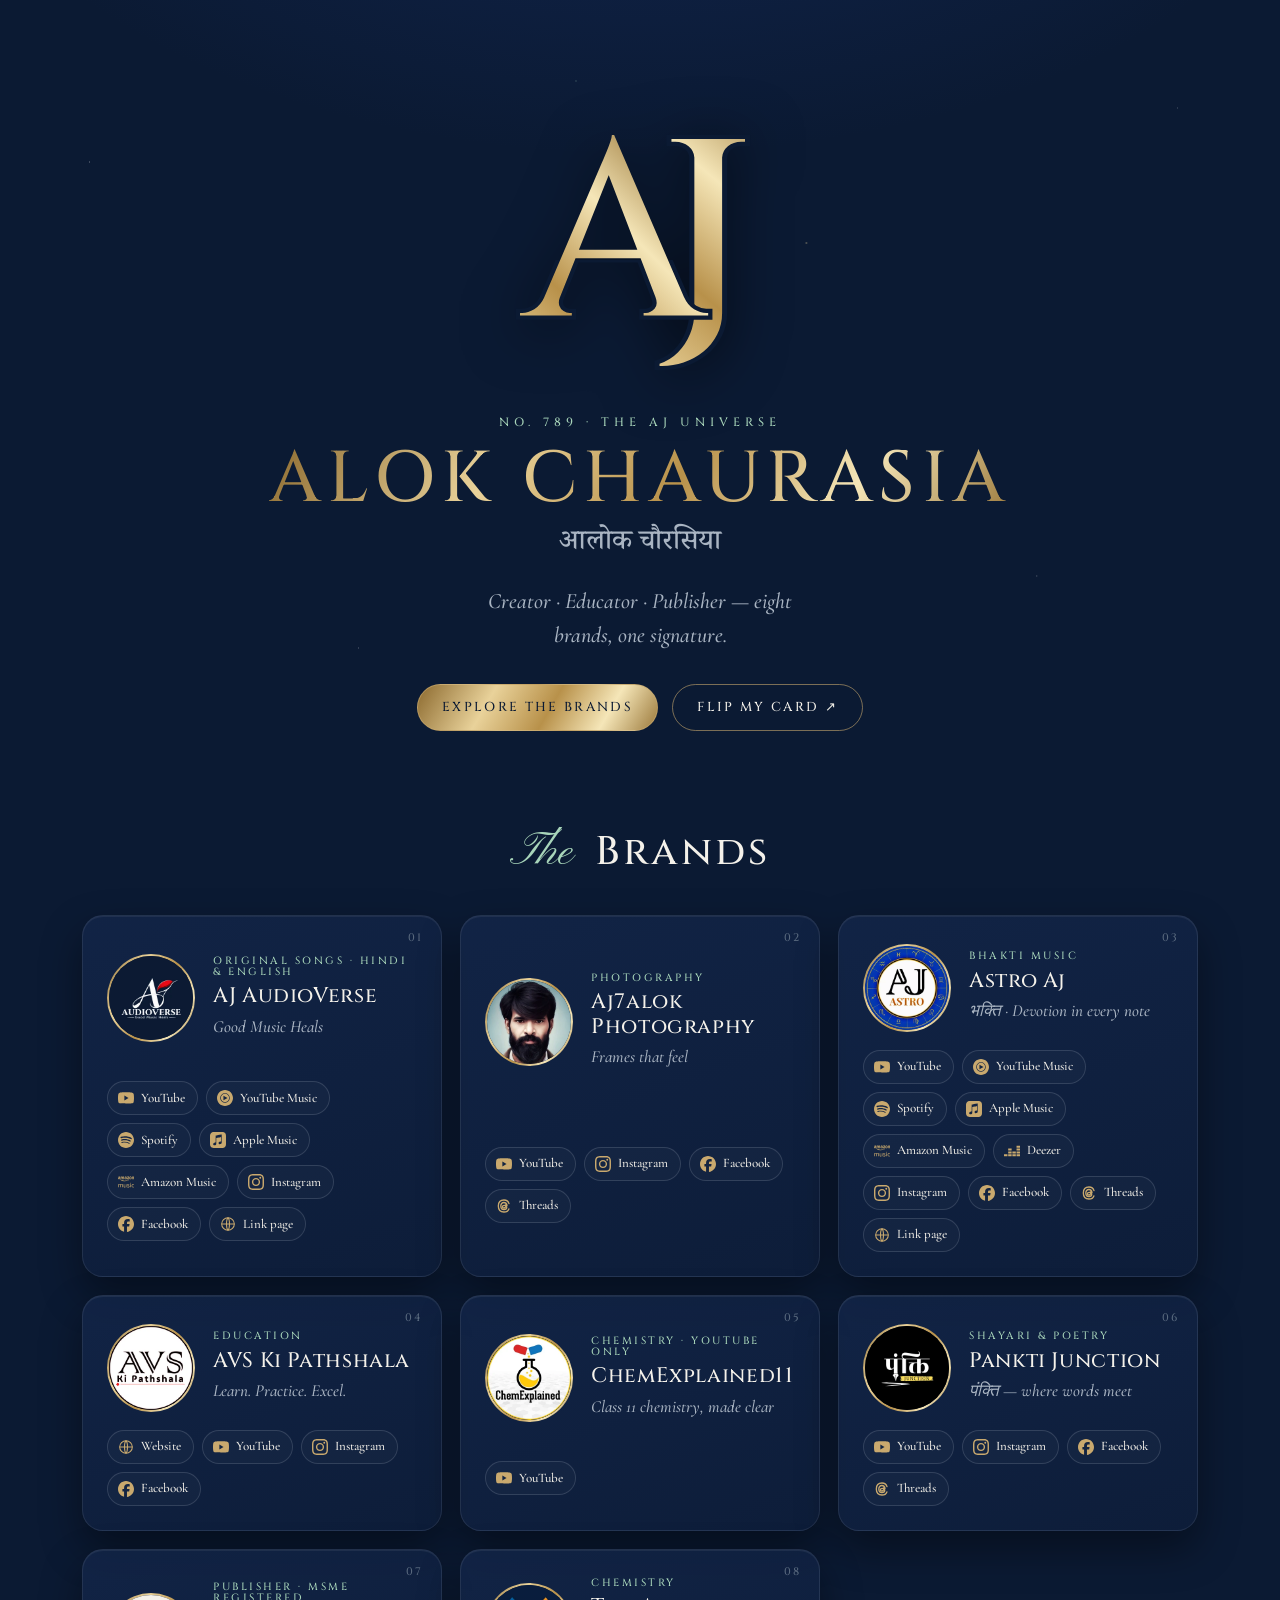
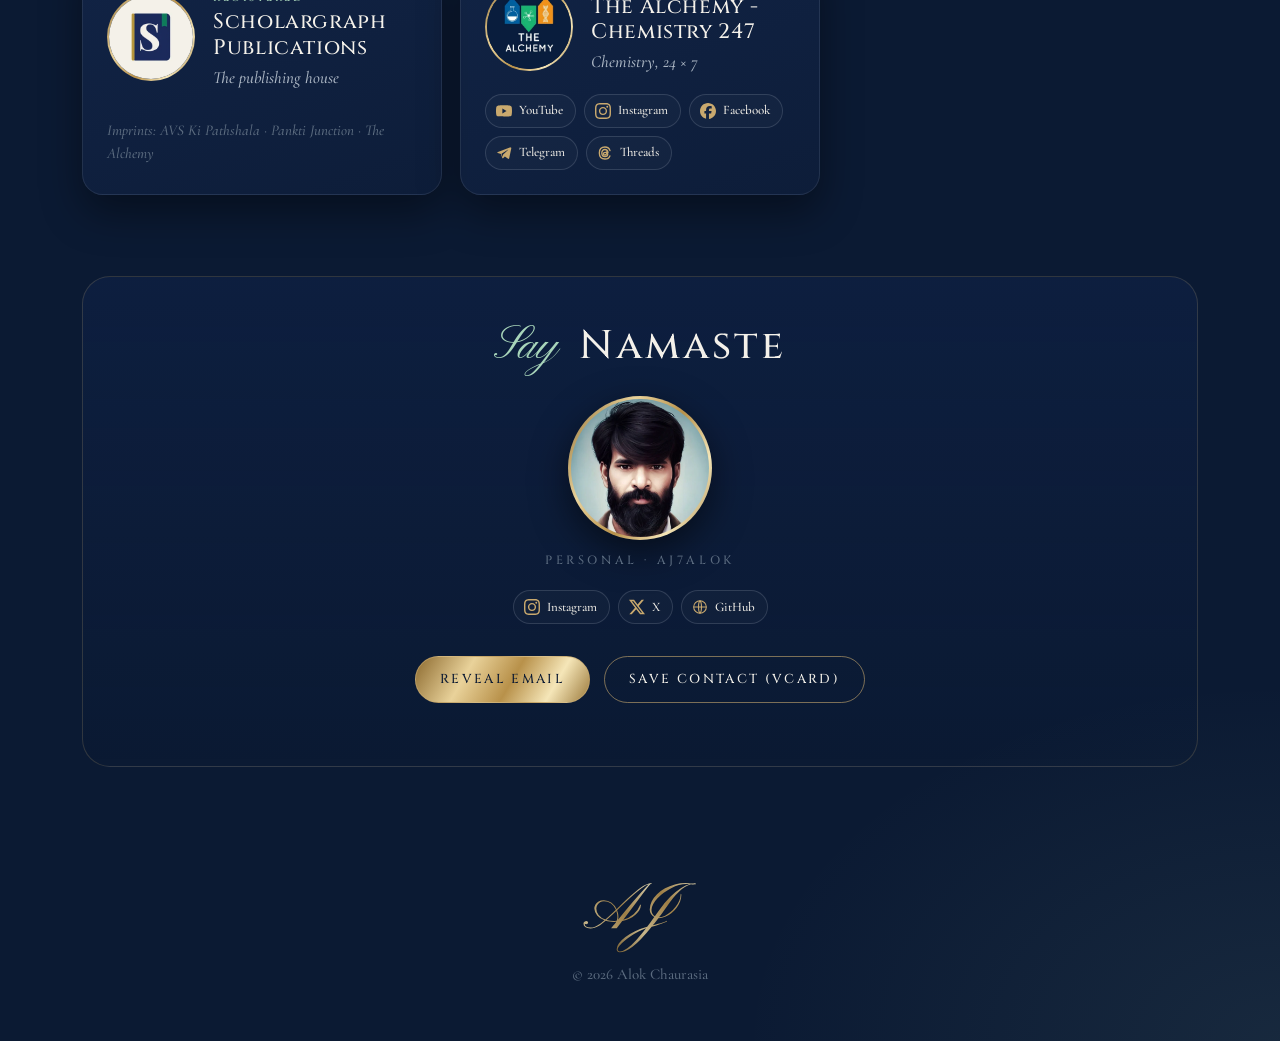
<file: index.html>
<!doctype html><html lang="en"><head><meta charset="utf-8"><meta name="viewport" content="width=device-width,initial-scale=1,viewport-fit=cover">
<meta http-equiv="Content-Security-Policy" content="default-src 'none'; script-src 'self'; style-src 'self'; img-src 'self'; font-src 'self'; manifest-src 'self'; base-uri 'none'; form-action 'none'; object-src 'none'; upgrade-insecure-requests"><meta name="referrer" content="no-referrer"><meta http-equiv="X-Content-Type-Options" content="nosniff">
<title>The AJ Universe — Alok Chaurasia</title><meta name="description" content="Music, devotion, poetry, photography, chemistry and publishing — every brand of Alok Chaurasia (आलोक चौरसिया) in one place."><meta name="theme-color" content="#0B1A33"><link rel="canonical" href="https://aj7alok.github.io/">
<meta property="og:type" content="website"><meta property="og:title" content="The AJ Universe — Alok Chaurasia"><meta property="og:description" content="Music, devotion, poetry, photography, chemistry and publishing — every brand of Alok Chaurasia (आलोक चौरसिया) in one place."><meta property="og:url" content="https://aj7alok.github.io/"><meta property="og:image" content="https://aj7alok.github.io/og.png"><meta property="og:image:width" content="1200"><meta property="og:image:height" content="630"><meta name="twitter:card" content="summary_large_image"><meta name="twitter:image" content="https://aj7alok.github.io/og.png">
<link rel="icon" href="/favicon.svg" type="image/svg+xml"><link rel="icon" href="/favicon-32.png" sizes="32x32"><link rel="apple-touch-icon" href="/apple-touch-icon.png">
<link rel="preload" href="/fonts/cinzel.woff2" as="font" type="font/woff2" crossorigin><link rel="stylesheet" href="/assets/site.css"></head><body><div class="stars" aria-hidden="true"></div>
<header class="hero"><div class="sig"><svg xmlns="http://www.w3.org/2000/svg" viewBox="-40 -760 1000 1010" role="img" aria-label="AJ monogram"><defs><linearGradient id="gh" gradientUnits="userSpaceOnUse" x1="0" y1="-760" x2="1000" y2="250"><stop offset="0.00" stop-color="#8C6A2F"/><stop offset="0.25" stop-color="#E9D29A"/><stop offset="0.50" stop-color="#B8914A"/><stop offset="0.75" stop-color="#F5E6B8"/><stop offset="1.00" stop-color="#9C7A3C"/></linearGradient></defs><g transform="scale(1,-1)"><g fill="url(#gh)"><path d="M357.380859375 716.02392578125 663.50048828125 6H547.129638671875L323.820556640625 588.438720703125ZM142.380859375 73Q134.97607421875 53 139.97607421875 39.0Q144.97607421875 25 156.678466796875 17.5Q168.380859375 10 180.380859375 10H189.380859375V0H-16.07177734375V10Q-16.07177734375 10 -11.57177734375 10.0Q-7.07177734375 10 -7.07177734375 10Q15.92822265625 10 40.42822265625 24.5Q64.92822265625 39 80.92822265625 73ZM357.380859375 716.02392578125 364.559326171875 628.6181640625 114.5712890625 3H50.321044921875L307.3330078125 603.7138671875Q308.344970703125 605.535400390625 314.4521484375 619.4521484375Q320.559326171875 633.368896484375 328.464111328125 652.380859375Q336.368896484375 671.392822265625 342.273681640625 689.202392578125Q348.178466796875 707.011962890625 348.380859375 716.02392578125ZM486.439697265625 261.463623046875V227.415771484375H179.511474609375V261.463623046875ZM521.320068359375 73H634.488525390625Q649.893310546875 39 674.69091796875 24.5Q699.488525390625 10 722.488525390625 10Q722.488525390625 10 726.488525390625 10.0Q730.488525390625 10 730.488525390625 10V0H474.320068359375V10H483.320068359375Q502.5224609375 10 517.6236572265625 26.5Q532.724853515625 43 521.320068359375 73Z"/></g><g fill="url(#gh)" stroke="#0B1A33" stroke-width="34" paint-order="stroke"><path d="M225.275146484375 700V10.11962890625Q225.275146484375 -36.3330078125 208.64404296875 -75.464111328125Q192.012939453125 -114.59521484375 162.7626953125 -142.9107666015625Q133.512451171875 -171.226318359375 95.5538330078125 -186.4227294921875Q57.59521484375 -201.619140625 14.940185546875 -200V-191Q50.97607421875 -176.97607421875 77.273681640625 -145.5533447265625Q103.5712890625 -114.130615234375 117.7557373046875 -72.511474609375Q131.940185546875 -30.892333984375 131.940185546875 13.11962890625V700ZM134.940185546875 627H131.940185546875Q130.940185546875 653 112.440185546875 671.5Q93.940185546875 690 67.940185546875 690Q67.940185546875 690 61.440185546875 690.0Q54.940185546875 690 54.940185546875 690V700H134.940185546875ZM222.275146484375 627V700H302.275146484375V690Q302.275146484375 690 295.775146484375 690.0Q289.275146484375 690 289.275146484375 690Q263.275146484375 690 244.775146484375 671.5Q226.275146484375 653 225.275146484375 627Z" transform="translate(520,0) scale(1.18,1.0)"/></g><clipPath id="ch"><rect x="-100" y="-300" width="1200" height="520"/></clipPath><g clip-path="url(#ch)" fill="url(#gh)" stroke="#0B1A33" stroke-width="34" paint-order="stroke"><path d="M357.380859375 716.02392578125 663.50048828125 6H547.129638671875L323.820556640625 588.438720703125ZM142.380859375 73Q134.97607421875 53 139.97607421875 39.0Q144.97607421875 25 156.678466796875 17.5Q168.380859375 10 180.380859375 10H189.380859375V0H-16.07177734375V10Q-16.07177734375 10 -11.57177734375 10.0Q-7.07177734375 10 -7.07177734375 10Q15.92822265625 10 40.42822265625 24.5Q64.92822265625 39 80.92822265625 73ZM357.380859375 716.02392578125 364.559326171875 628.6181640625 114.5712890625 3H50.321044921875L307.3330078125 603.7138671875Q308.344970703125 605.535400390625 314.4521484375 619.4521484375Q320.559326171875 633.368896484375 328.464111328125 652.380859375Q336.368896484375 671.392822265625 342.273681640625 689.202392578125Q348.178466796875 707.011962890625 348.380859375 716.02392578125ZM486.439697265625 261.463623046875V227.415771484375H179.511474609375V261.463623046875ZM521.320068359375 73H634.488525390625Q649.893310546875 39 674.69091796875 24.5Q699.488525390625 10 722.488525390625 10Q722.488525390625 10 726.488525390625 10.0Q730.488525390625 10 730.488525390625 10V0H474.320068359375V10H483.320068359375Q502.5224609375 10 517.6236572265625 26.5Q532.724853515625 43 521.320068359375 73Z"/></g><g clip-path="url(#ch)" fill="url(#gh)"><path d="M225.275146484375 700V10.11962890625Q225.275146484375 -36.3330078125 208.64404296875 -75.464111328125Q192.012939453125 -114.59521484375 162.7626953125 -142.9107666015625Q133.512451171875 -171.226318359375 95.5538330078125 -186.4227294921875Q57.59521484375 -201.619140625 14.940185546875 -200V-191Q50.97607421875 -176.97607421875 77.273681640625 -145.5533447265625Q103.5712890625 -114.130615234375 117.7557373046875 -72.511474609375Q131.940185546875 -30.892333984375 131.940185546875 13.11962890625V700ZM134.940185546875 627H131.940185546875Q130.940185546875 653 112.440185546875 671.5Q93.940185546875 690 67.940185546875 690Q67.940185546875 690 61.440185546875 690.0Q54.940185546875 690 54.940185546875 690V700H134.940185546875ZM222.275146484375 627V700H302.275146484375V690Q302.275146484375 690 295.775146484375 690.0Q289.275146484375 690 289.275146484375 690Q263.275146484375 690 244.775146484375 671.5Q226.275146484375 653 225.275146484375 627Z" transform="translate(520,0) scale(1.18,1.0)" clip-path="none" opacity="0"/></g></g></svg></div><p class="eyebrow">No. 789 · The AJ Universe</p><h1>Alok Chaurasia</h1><p class="hi" lang="hi">आलोक चौरसिया</p>
<p class="lede">Creator · Educator · Publisher — eight brands, one signature.</p><nav class="cta"><a class="btn" href="#brands">Explore the brands</a><a class="btn ghost" href="/card/">Flip my card ↗</a></nav></header>
<main><section id="brands"><h2 class="mb"><span>The</span> Brands</h2><div class="grid"><article class="card"><div class="no">01</div><img class="logo" src="logos/ajaudioverse.webp" alt="AJ AudioVerse logo" width="88" height="88" loading="lazy"><div class="meta"><p class="kind">Original songs · Hindi & English</p><h3>AJ AudioVerse</h3><p class="tag">Good Music Heals</p></div><div class="links"><a class="ic" href="https://www.youtube.com/@AJAudioVerse" target="_blank" rel="noopener noreferrer" aria-label="AJ AudioVerse on YouTube" title="YouTube"><svg viewBox="0 0 24 24" aria-hidden="true" fill="currentColor"><path d="M23.498 6.186a3.016 3.016 0 0 0-2.122-2.136C19.505 3.545 12 3.545 12 3.545s-7.505 0-9.377.505A3.017 3.017 0 0 0 .502 6.186C0 8.07 0 12 0 12s0 3.93.502 5.814a3.016 3.016 0 0 0 2.122 2.136c1.871.505 9.376.505 9.376.505s7.505 0 9.377-.505a3.015 3.015 0 0 0 2.122-2.136C24 15.93 24 12 24 12s0-3.93-.502-5.814zM9.545 15.568V8.432L15.818 12l-6.273 3.568z"/></svg><span>YouTube</span></a><a class="ic" href="https://music.youtube.com/channel/UC4B0GViykxpw3aqRntLIalw" target="_blank" rel="noopener noreferrer" aria-label="AJ AudioVerse on YouTube Music" title="YouTube Music"><svg viewBox="0 0 24 24" aria-hidden="true" fill="currentColor"><path d="M12 0C5.376 0 0 5.376 0 12s5.376 12 12 12 12-5.376 12-12S18.624 0 12 0zm0 19.104c-3.924 0-7.104-3.18-7.104-7.104S8.076 4.896 12 4.896s7.104 3.18 7.104 7.104-3.18 7.104-7.104 7.104zm0-13.332c-3.432 0-6.228 2.796-6.228 6.228S8.568 18.228 12 18.228s6.228-2.796 6.228-6.228S15.432 5.772 12 5.772zM9.684 15.54V8.46L15.816 12l-6.132 3.54z"/></svg><span>YouTube Music</span></a><a class="ic" href="https://open.spotify.com/artist/7qxJERr79jroNNbpJj0Ab4" target="_blank" rel="noopener noreferrer" aria-label="AJ AudioVerse on Spotify" title="Spotify"><svg viewBox="0 0 24 24" aria-hidden="true" fill="currentColor"><path d="M12 0C5.4 0 0 5.4 0 12s5.4 12 12 12 12-5.4 12-12S18.66 0 12 0zm5.521 17.34c-.24.359-.66.48-1.021.24-2.82-1.74-6.36-2.101-10.561-1.141-.418.122-.779-.179-.899-.539-.12-.421.18-.78.54-.9 4.56-1.021 8.52-.6 11.64 1.32.42.18.479.659.301 1.02zm1.44-3.3c-.301.42-.841.6-1.262.3-3.239-1.98-8.159-2.58-11.939-1.38-.479.12-1.02-.12-1.14-.6-.12-.48.12-1.021.6-1.141C9.6 9.9 15 10.561 18.72 12.84c.361.181.54.78.241 1.2zm.12-3.36C15.24 8.4 8.82 8.16 5.16 9.301c-.6.179-1.2-.181-1.38-.721-.18-.601.18-1.2.72-1.381 4.26-1.26 11.28-1.02 15.721 1.621.539.3.719 1.02.419 1.56-.299.421-1.02.599-1.559.3z"/></svg><span>Spotify</span></a><a class="ic" href="https://music.apple.com/in/artist/aj-audioverse/1877891564" target="_blank" rel="noopener noreferrer" aria-label="AJ AudioVerse on Apple Music" title="Apple Music"><svg viewBox="0 0 24 24" aria-hidden="true" fill="currentColor"><path d="M23.994 6.124a9.23 9.23 0 00-.24-2.19c-.317-1.31-1.062-2.31-2.18-3.043a5.022 5.022 0 00-1.877-.726 10.496 10.496 0 00-1.564-.15c-.04-.003-.083-.01-.124-.013H5.986c-.152.01-.303.017-.455.026-.747.043-1.49.123-2.193.4-1.336.53-2.3 1.452-2.865 2.78-.192.448-.292.925-.363 1.408-.056.392-.088.785-.1 1.18 0 .032-.007.062-.01.093v12.223c.01.14.017.283.027.424.05.815.154 1.624.497 2.373.65 1.42 1.738 2.353 3.234 2.801.42.127.856.187 1.293.228.555.053 1.11.06 1.667.06h11.03a12.5 12.5 0 001.57-.1c.822-.106 1.596-.35 2.295-.81a5.046 5.046 0 001.88-2.207c.186-.42.293-.87.37-1.324.113-.675.138-1.358.137-2.04-.002-3.8 0-7.595-.003-11.393zm-6.423 3.99v5.712c0 .417-.058.827-.244 1.206-.29.59-.76.962-1.388 1.14-.35.1-.706.157-1.07.173-.95.045-1.773-.6-1.943-1.536a1.88 1.88 0 011.038-2.022c.323-.16.67-.25 1.018-.324.378-.082.758-.153 1.134-.24.274-.063.457-.23.51-.516a.904.904 0 00.02-.193c0-1.815 0-3.63-.002-5.443a.725.725 0 00-.026-.185c-.04-.15-.15-.243-.304-.234-.16.01-.318.035-.475.066-.76.15-1.52.303-2.28.456l-2.325.47-1.374.278c-.016.003-.032.01-.048.013-.277.077-.377.203-.39.49-.002.042 0 .086 0 .13-.002 2.602 0 5.204-.003 7.805 0 .42-.047.836-.215 1.227-.278.64-.77 1.04-1.434 1.233-.35.1-.71.16-1.075.172-.96.036-1.755-.6-1.92-1.544-.14-.812.23-1.685 1.154-2.075.357-.15.73-.232 1.108-.31.287-.06.575-.116.86-.177.383-.083.583-.323.6-.714v-.15c0-2.96 0-5.922.002-8.882 0-.123.013-.25.042-.37.07-.285.273-.448.546-.518.255-.066.515-.112.774-.165.733-.15 1.466-.296 2.2-.444l2.27-.46c.67-.134 1.34-.27 2.01-.403.22-.043.442-.088.663-.106.31-.025.523.17.554.482.008.073.012.148.012.223.002 1.91.002 3.822 0 5.732z"/></svg><span>Apple Music</span></a><a class="ic" href="https://music.amazon.in/artists/B0GNVFCF6C" target="_blank" rel="noopener noreferrer" aria-label="AJ AudioVerse on Amazon Music" title="Amazon Music"><svg viewBox="0 0 24 24" aria-hidden="true" fill="currentColor"><path d="M14.8454 9.4083c-1.3907 1.0194-3.405 1.563-5.1424 1.563a9.333 9.333 0 0 1-6.2768-2.3835c-.1313-.117-.0143-.277.1415-.1846a12.693 12.693 0 0 0 6.285 1.6574c1.5384 0 3.2348-.318 4.7917-.9764.2359-.0985.4328.1538.203.324h-.002zm.5784-.6564c-.1784-.2257-1.1753-.1087-1.6225-.0554-.1374.0164-.158-.1026-.0349-.1867.796-.5558 2.0984-.3958 2.2502-.2092.1539.1867-.041 1.4872-.7856 2.1087-.1149.0964-.2236.0451-.1723-.082.1682-.4165.5436-1.3498.3651-1.5754zm-1.5917-4.1702v-.5394c0-.082.0615-.1375.1374-.1375h2.4348c.078 0 .1395.0554.1395.1354v.4636c0 .078-.0656.1805-.1846.3405L15.0997 6.635c.4677-.0102.9641.0595 1.3887.2974.0964.0534.123.1334.1292.2113v.5744c0 .082-.0882.1723-.1784.123a2.8163 2.8163 0 0 0-2.5723.0062c-.0861.0451-.1743-.0451-.1743-.1251v-.5477c0-.0882.002-.238.0902-.3713l1.4626-2.0881h-1.2718c-.078 0-.1415-.0534-.1436-.1354l.002.002zm4.808-.7466c1.0995 0 1.6944.9395 1.6944 2.1333 0 1.1528-.6564 2.0676-1.6943 2.0676-1.079 0-1.6656-.9395-1.6656-2.1087 0-1.1774.5948-2.0922 1.6656-2.0922zm.0062.7713c-.5456 0-.5805.7384-.5805 1.202 0 .4615-.0061 1.4481.5744 1.4481.5743 0 .601-.7958.601-1.282 0-.318-.0144-.6994-.1108-1.001-.082-.2625-.2482-.3671-.4841-.3671zm-6.008 3.3414c-.0493.041-.1395.0451-.1744.0164-.2543-.1949-.4246-.4923-.4246-.4923-.4061.4123-.6954.5374-1.2225.5374-.6215 0-1.1077-.3835-1.1077-1.1486a1.2512 1.2512 0 0 1 .7897-1.2041c.402-.1764.9641-.2072 1.3928-.2564 0 0 .0349-.4615-.0902-.6297a.521.521 0 0 0-.4164-.1908c-.2728 0-.5395.1477-.5928.4328-.0144.082-.0739.1518-.1395.1436L9.945 5.08a.1292.1292 0 0 1-.1108-.1537c.1641-.8657.9498-1.1282 1.6554-1.1282.361 0 .8307.0964 1.1158.3671.359.3344.3262.7795.3262 1.2677v1.1487c0 .3446.1436.4964.279.681.0471.0677.0574.1477-.002.197-.1519.125-.5703.4881-.5703.4881zm-.7467-1.7969v-.16c-.5353 0-1.1015.115-1.1015.7426 0 .318.1662.5333.4513.5333.2051 0 .3938-.1272.5128-.3344.1436-.2564.1374-.4943.1374-.7815zM2.9278 7.948c-.0472.041-.1375.045-.1723.0163-.2544-.1949-.4246-.4923-.4246-.4923-.4082.4123-.6954.5374-1.2226.5374-.6235 0-1.1076-.3835-1.1076-1.1486a1.2512 1.2512 0 0 1 .7897-1.2041c.402-.1764.964-.2072 1.3928-.2564 0 0 .0348-.4615-.0903-.6297a.521.521 0 0 0-.4164-.1908c-.2748 0-.5395.1477-.5928.4328-.0143.082-.0759.1518-.1395.1436L.2345 5.08a.1292.1292 0 0 1-.1087-.1537c.162-.8657.9497-1.1282 1.6553-1.1282.361 0 .8308.0964 1.1159.3671.359.3344.324.7795.324 1.2677v1.1487c0 .3446.1437.4964.279.681.0472.0677.0575.1477-.002.197-.1518.125-.5702.4881-.5702.4881zm-.7446-1.797v-.16c-.5354 0-1.1015.115-1.1015.7426 0 .318.164.5333.4512.5333.2052 0 .3939-.1272.5128-.3344.1436-.2564.1375-.4943.1375-.7815zm2.9127-.3343v2.002a.1379.1379 0 0 1-.1395.1374H4.218a.1374.1374 0 0 1-.1395-.1374v-3.766a.1379.1379 0 0 1 .1395-.1375h.6913a.1374.1374 0 0 1 .1374.1374v.482h.0143c.1805-.4758.519-.6994.9744-.6994.4636 0 .7528.2236.962.6995a1.0523 1.0523 0 0 1 1.0215-.6995c.3118 0 .6502.1272.8574.4143.236.318.1867.7795.1867 1.1857v2.3855c0 .076-.0636.1354-.1436.1354H8.181a.1374.1374 0 0 1-.1334-.1354v-2.004c0-.16.0144-.558-.0205-.7077-.0554-.2564-.2215-.3282-.4369-.3282a.4923.4923 0 0 0-.441.3118c-.076.1908-.0698.5087-.0698.724v2.0041c0 .076-.0635.1354-.1435.1354h-.7385a.1374.1374 0 0 1-.1333-.1354v-2.004c0-.4226.0677-1.042-.4574-1.042-.5334 0-.5128.603-.5128 1.042h.002zm16.8077 2.002a.1374.1374 0 0 1-.1374.1374h-.7405a.1374.1374 0 0 1-.1374-.1374v-3.766a.1374.1374 0 0 1 .1374-.1375h.683c.0821 0 .1396.0636.1396.1067v.5764h.0143c.2051-.517.4964-.7631 1.0092-.7631.3323 0 .6564.119.8636.4451.1928.3036.1928.8123.1928 1.1774V7.837a.1395.1395 0 0 1-.1415.119h-.7426a.1395.1395 0 0 1-.1313-.119V5.552c0-.763-.2933-.7856-.4635-.7856-.197 0-.357.1538-.4246.2953a1.7025 1.7025 0 0 0-.1231.722l.002 2.0349zM.1914 20.0582c-.1271 0-.1907-.0615-.1907-.1907v-4.4491c0-.1272.0636-.1908.1907-.1908H.616c.0616 0 .1129.0144.1477.039.0349.0246.0595.0738.0718.1436l.0575.3035c.6133-.4184 1.2102-.6276 1.7907-.6276.5948 0 .9969.2256 1.2081.6769.6318-.4513 1.2636-.677 1.8954-.677.441 0 .7794.1231 1.0153.3693.236.2502.3549.603.3549 1.0584v3.3538c0 .1271-.0656.1907-.1928.1907h-.5641c-.1272 0-.1928-.0615-.1928-.1907v-3.085c0-.318-.0616-.5539-.1805-.7057-.1231-.1538-.3139-.2297-.5744-.2297-.4677 0-.9353.1436-1.4092.4307a.997.997 0 0 1 .0103.1416v3.448c0 .1272-.0636.1908-.1908.1908H3.297c-.1272 0-.1908-.0615-.1908-.1907v-3.085c0-.318-.0615-.5539-.1825-.7057-.1231-.1538-.3139-.2297-.5744-.2297-.4861 0-.9517.1395-1.399.4205v3.5999c0 .1271-.0615.1907-.1907.1907H.1914zm9.731.1436c-.4533 0-.8-.1272-1.044-.3815-.242-.2544-.3631-.6133-.3631-1.0769v-3.321c0-.1292.0615-.1927.1908-.1927h.564c.1293 0 .1929.0635.1929.1907v3.0215c0 .3425.0656.5948.201.7569.1333.162.3487.242.642.242.4595 0 .923-.1518 1.3887-.4574v-3.565c0-.1272.0615-.1908.1908-.1908h.564c.1293 0 .1929.0636.1929.1908v4.4511c0 .1252-.0636.1887-.1928.1887h-.4103c-.0636 0-.1149-.0123-.1497-.0369-.0349-.0266-.0575-.0738-.0718-.1436l-.0657-.3323c-.5948.437-1.204.6564-1.8297.6564zm5.4399 0c-.5374 0-1.0195-.0882-1.4461-.2666a.3754.3754 0 0 1-.158-.1047c-.0287-.039-.043-.0984-.043-.1805v-.2687c0-.1148.0369-.1723.1148-.1723.0452 0 .1231.0205.238.0575.4225.1333.8615.199 1.3128.199.3138 0 .5517-.0616.7138-.1806.164-.121.244-.2954.244-.523a.4923.4923 0 0 0-.1476-.3734 1.606 1.606 0 0 0-.5415-.285l-.8144-.3037c-.7097-.2605-1.0625-.7056-1.0625-1.3333 0-.4143.16-.7487.484-1.001.3221-.2543.7447-.3815 1.2677-.3815a3.487 3.487 0 0 1 1.2164.2195c.076.0246.1313.0574.1641.0985.0308.041.0472.1025.0472.1846v.2584c0 .1149-.041.1723-.123.1723a.8615.8615 0 0 1-.2216-.0472 3.5495 3.5495 0 0 0-1.0359-.1538c-.6112 0-.919.2072-.919.6195 0 .164.0514.2953.154.3897.1025.0964.3035.201.603.3159l.7466.2872c.3774.1436.6482.318.8144.519.1661.1989.2482.4574.2482.7753 0 .4513-.1682.8102-.5067 1.0769-.3385.2666-.7877.4-1.3497.4v.002zm3.0645-.1436c-.1272 0-.1928-.0615-.1928-.1907v-4.4491c0-.1272.0656-.1908.1928-.1908h.5641c.1272 0 .1928.0636.1928.1908v4.4511c0 .1251-.0656.1887-.1928.1887h-.564zm.2872-5.688c-.1846 0-.3303-.0513-.437-.1559a.558.558 0 0 1-.1579-.4143c0-.1724.0534-.3098.158-.4144a.5907.5907 0 0 1 .4369-.158c.1846 0 .3282.0534.4349.158.1066.1026.1579.242.1579.4144 0 .1702-.0513.3076-.158.4143-.1046.1026-.2502.1559-.4348.1559zm4.002 5.7926c-.7529 0-1.3293-.2133-1.7272-.642-.4-.4307-.599-1.0502-.599-1.8625 0-.8061.2052-1.4318.6175-1.8728.4102-.441.9948-.6625 1.7476-.6625.3446 0 .683.0615 1.0154.1825.0697.0247.119.0554.1477.0944s.043.1026.043.1908v.2564c0 .1271-.041.1907-.123.1907-.0329 0-.082-.0082-.1539-.0287a2.8307 2.8307 0 0 0-.7959-.1128c-.5353 0-.923.1333-1.1589.404s-.3528.6996-.3528 1.2924v.123c0 .5764.119 1.001.359 1.2718.24.2687.6174.404 1.1343.404.2666 0 .5538-.043.8615-.1332.0718-.0206.119-.0288.1436-.0288.082 0 .1251.0636.1251.1908v.2585c0 .082-.0123.1435-.039.1805-.0246.0369-.0759.0718-.1518.1025-.3138.1354-.6769.201-1.0933.201z"/></svg><span>Amazon Music</span></a><a class="ic" href="https://www.instagram.com/ajaudioverse/" target="_blank" rel="noopener noreferrer" aria-label="AJ AudioVerse on Instagram" title="Instagram"><svg viewBox="0 0 24 24" aria-hidden="true" fill="currentColor"><path d="M7.0301.084c-1.2768.0602-2.1487.264-2.911.5634-.7888.3075-1.4575.72-2.1228 1.3877-.6652.6677-1.075 1.3368-1.3802 2.127-.2954.7638-.4956 1.6365-.552 2.914-.0564 1.2775-.0689 1.6882-.0626 4.947.0062 3.2586.0206 3.6671.0825 4.9473.061 1.2765.264 2.1482.5635 2.9107.308.7889.72 1.4573 1.388 2.1228.6679.6655 1.3365 1.0743 2.1285 1.38.7632.295 1.6361.4961 2.9134.552 1.2773.056 1.6884.069 4.9462.0627 3.2578-.0062 3.668-.0207 4.9478-.0814 1.28-.0607 2.147-.2652 2.9098-.5633.7889-.3086 1.4578-.72 2.1228-1.3881.665-.6682 1.0745-1.3378 1.3795-2.1284.2957-.7632.4966-1.636.552-2.9124.056-1.2809.0692-1.6898.063-4.948-.0063-3.2583-.021-3.6668-.0817-4.9465-.0607-1.2797-.264-2.1487-.5633-2.9117-.3084-.7889-.72-1.4568-1.3876-2.1228C21.2982 1.33 20.628.9208 19.8378.6165 19.074.321 18.2017.1197 16.9244.0645 15.6471.0093 15.236-.005 11.977.0014 8.718.0076 8.31.0215 7.0301.0839m.1402 21.6932c-1.17-.0509-1.8053-.2453-2.2287-.408-.5606-.216-.96-.4771-1.3819-.895-.422-.4178-.6811-.8186-.9-1.378-.1644-.4234-.3624-1.058-.4171-2.228-.0595-1.2645-.072-1.6442-.079-4.848-.007-3.2037.0053-3.583.0607-4.848.05-1.169.2456-1.805.408-2.2282.216-.5613.4762-.96.895-1.3816.4188-.4217.8184-.6814 1.3783-.9003.423-.1651 1.0575-.3614 2.227-.4171 1.2655-.06 1.6447-.072 4.848-.079 3.2033-.007 3.5835.005 4.8495.0608 1.169.0508 1.8053.2445 2.228.408.5608.216.96.4754 1.3816.895.4217.4194.6816.8176.9005 1.3787.1653.4217.3617 1.056.4169 2.2263.0602 1.2655.0739 1.645.0796 4.848.0058 3.203-.0055 3.5834-.061 4.848-.051 1.17-.245 1.8055-.408 2.2294-.216.5604-.4763.96-.8954 1.3814-.419.4215-.8181.6811-1.3783.9-.4224.1649-1.0577.3617-2.2262.4174-1.2656.0595-1.6448.072-4.8493.079-3.2045.007-3.5825-.006-4.848-.0608M16.953 5.5864A1.44 1.44 0 1 0 18.39 4.144a1.44 1.44 0 0 0-1.437 1.4424M5.8385 12.012c.0067 3.4032 2.7706 6.1557 6.173 6.1493 3.4026-.0065 6.157-2.7701 6.1506-6.1733-.0065-3.4032-2.771-6.1565-6.174-6.1498-3.403.0067-6.156 2.771-6.1496 6.1738M8 12.0077a4 4 0 1 1 4.008 3.9921A3.9996 3.9996 0 0 1 8 12.0077"/></svg><span>Instagram</span></a><a class="ic" href="https://www.facebook.com/ajaudioverse/" target="_blank" rel="noopener noreferrer" aria-label="AJ AudioVerse on Facebook" title="Facebook"><svg viewBox="0 0 24 24" aria-hidden="true" fill="currentColor"><path d="M9.101 23.691v-7.98H6.627v-3.667h2.474v-1.58c0-4.085 1.848-5.978 5.858-5.978.401 0 .955.042 1.468.103a8.68 8.68 0 0 1 1.141.195v3.325a8.623 8.623 0 0 0-.653-.036 26.805 26.805 0 0 0-.733-.009c-.707 0-1.259.096-1.675.309a1.686 1.686 0 0 0-.679.622c-.258.42-.374.995-.374 1.752v1.297h3.919l-.386 2.103-.287 1.564h-3.246v8.245C19.396 23.238 24 18.179 24 12.044c0-6.627-5.373-12-12-12s-12 5.373-12 12c0 5.628 3.874 10.35 9.101 11.647Z"/></svg><span>Facebook</span></a><a class="ic" href="https://aj7alok.github.io/ajaudioverse/" target="_blank" rel="noopener noreferrer" aria-label="AJ AudioVerse on Link page" title="Link page"><svg viewBox="0 0 24 24" aria-hidden="true" fill="none" stroke="currentColor" stroke-width="1.6"><circle cx="12" cy="12" r="9.5"/><path d="M2.5 12h19M12 2.5c3 3.2 3 15.8 0 19M12 2.5c-3 3.2-3 15.8 0 19"/></svg><span>Link page</span></a></div></article><article class="card"><div class="no">02</div><img class="logo" src="logos/aj7alok-photography.webp" alt="Aj7alok Photography logo" width="88" height="88" loading="lazy"><div class="meta"><p class="kind">Photography</p><h3>Aj7alok Photography</h3><p class="tag">Frames that feel</p></div><div class="links"><a class="ic" href="https://www.youtube.com/@Aj7alok" target="_blank" rel="noopener noreferrer" aria-label="Aj7alok Photography on YouTube" title="YouTube"><svg viewBox="0 0 24 24" aria-hidden="true" fill="currentColor"><path d="M23.498 6.186a3.016 3.016 0 0 0-2.122-2.136C19.505 3.545 12 3.545 12 3.545s-7.505 0-9.377.505A3.017 3.017 0 0 0 .502 6.186C0 8.07 0 12 0 12s0 3.93.502 5.814a3.016 3.016 0 0 0 2.122 2.136c1.871.505 9.376.505 9.376.505s7.505 0 9.377-.505a3.015 3.015 0 0 0 2.122-2.136C24 15.93 24 12 24 12s0-3.93-.502-5.814zM9.545 15.568V8.432L15.818 12l-6.273 3.568z"/></svg><span>YouTube</span></a><a class="ic" href="https://www.instagram.com/aj7alok_photography/" target="_blank" rel="noopener noreferrer" aria-label="Aj7alok Photography on Instagram" title="Instagram"><svg viewBox="0 0 24 24" aria-hidden="true" fill="currentColor"><path d="M7.0301.084c-1.2768.0602-2.1487.264-2.911.5634-.7888.3075-1.4575.72-2.1228 1.3877-.6652.6677-1.075 1.3368-1.3802 2.127-.2954.7638-.4956 1.6365-.552 2.914-.0564 1.2775-.0689 1.6882-.0626 4.947.0062 3.2586.0206 3.6671.0825 4.9473.061 1.2765.264 2.1482.5635 2.9107.308.7889.72 1.4573 1.388 2.1228.6679.6655 1.3365 1.0743 2.1285 1.38.7632.295 1.6361.4961 2.9134.552 1.2773.056 1.6884.069 4.9462.0627 3.2578-.0062 3.668-.0207 4.9478-.0814 1.28-.0607 2.147-.2652 2.9098-.5633.7889-.3086 1.4578-.72 2.1228-1.3881.665-.6682 1.0745-1.3378 1.3795-2.1284.2957-.7632.4966-1.636.552-2.9124.056-1.2809.0692-1.6898.063-4.948-.0063-3.2583-.021-3.6668-.0817-4.9465-.0607-1.2797-.264-2.1487-.5633-2.9117-.3084-.7889-.72-1.4568-1.3876-2.1228C21.2982 1.33 20.628.9208 19.8378.6165 19.074.321 18.2017.1197 16.9244.0645 15.6471.0093 15.236-.005 11.977.0014 8.718.0076 8.31.0215 7.0301.0839m.1402 21.6932c-1.17-.0509-1.8053-.2453-2.2287-.408-.5606-.216-.96-.4771-1.3819-.895-.422-.4178-.6811-.8186-.9-1.378-.1644-.4234-.3624-1.058-.4171-2.228-.0595-1.2645-.072-1.6442-.079-4.848-.007-3.2037.0053-3.583.0607-4.848.05-1.169.2456-1.805.408-2.2282.216-.5613.4762-.96.895-1.3816.4188-.4217.8184-.6814 1.3783-.9003.423-.1651 1.0575-.3614 2.227-.4171 1.2655-.06 1.6447-.072 4.848-.079 3.2033-.007 3.5835.005 4.8495.0608 1.169.0508 1.8053.2445 2.228.408.5608.216.96.4754 1.3816.895.4217.4194.6816.8176.9005 1.3787.1653.4217.3617 1.056.4169 2.2263.0602 1.2655.0739 1.645.0796 4.848.0058 3.203-.0055 3.5834-.061 4.848-.051 1.17-.245 1.8055-.408 2.2294-.216.5604-.4763.96-.8954 1.3814-.419.4215-.8181.6811-1.3783.9-.4224.1649-1.0577.3617-2.2262.4174-1.2656.0595-1.6448.072-4.8493.079-3.2045.007-3.5825-.006-4.848-.0608M16.953 5.5864A1.44 1.44 0 1 0 18.39 4.144a1.44 1.44 0 0 0-1.437 1.4424M5.8385 12.012c.0067 3.4032 2.7706 6.1557 6.173 6.1493 3.4026-.0065 6.157-2.7701 6.1506-6.1733-.0065-3.4032-2.771-6.1565-6.174-6.1498-3.403.0067-6.156 2.771-6.1496 6.1738M8 12.0077a4 4 0 1 1 4.008 3.9921A3.9996 3.9996 0 0 1 8 12.0077"/></svg><span>Instagram</span></a><a class="ic" href="https://www.facebook.com/aj7alok/" target="_blank" rel="noopener noreferrer" aria-label="Aj7alok Photography on Facebook" title="Facebook"><svg viewBox="0 0 24 24" aria-hidden="true" fill="currentColor"><path d="M9.101 23.691v-7.98H6.627v-3.667h2.474v-1.58c0-4.085 1.848-5.978 5.858-5.978.401 0 .955.042 1.468.103a8.68 8.68 0 0 1 1.141.195v3.325a8.623 8.623 0 0 0-.653-.036 26.805 26.805 0 0 0-.733-.009c-.707 0-1.259.096-1.675.309a1.686 1.686 0 0 0-.679.622c-.258.42-.374.995-.374 1.752v1.297h3.919l-.386 2.103-.287 1.564h-3.246v8.245C19.396 23.238 24 18.179 24 12.044c0-6.627-5.373-12-12-12s-12 5.373-12 12c0 5.628 3.874 10.35 9.101 11.647Z"/></svg><span>Facebook</span></a><a class="ic" href="https://www.threads.net/@aj7alok_photography" target="_blank" rel="noopener noreferrer" aria-label="Aj7alok Photography on Threads" title="Threads"><svg viewBox="0 0 24 24" aria-hidden="true" fill="none" stroke="currentColor" stroke-width="2" stroke-linecap="round"><path d="M16.5 11.2c-.4-3-2.3-4.4-4.7-4.4-2.8 0-4.6 2-4.6 5.2s1.8 5.3 4.8 5.3c2.4 0 4.1-1.4 4.1-3.4 0-1.8-1.5-2.9-3.6-2.9-1.7 0-2.9.9-2.9 2.1 0 1.1.9 1.8 2.1 1.8 2.6 0 3.6-2.6 3.2-6"/><path d="M19.5 8.5C18.4 4.9 15.6 3 12 3 6.8 3 3.5 6.6 3.5 12s3.3 9 8.5 9c3.7 0 6.3-1.7 7.3-4.6"/></svg><span>Threads</span></a></div></article><article class="card"><div class="no">03</div><img class="logo" src="logos/astroaj.webp" alt="Astro Aj logo" width="88" height="88" loading="lazy"><div class="meta"><p class="kind">Bhakti music</p><h3>Astro Aj</h3><p class="tag">भक्ति · Devotion in every note</p></div><div class="links"><a class="ic" href="https://www.youtube.com/@AstroAjofficial" target="_blank" rel="noopener noreferrer" aria-label="Astro Aj on YouTube" title="YouTube"><svg viewBox="0 0 24 24" aria-hidden="true" fill="currentColor"><path d="M23.498 6.186a3.016 3.016 0 0 0-2.122-2.136C19.505 3.545 12 3.545 12 3.545s-7.505 0-9.377.505A3.017 3.017 0 0 0 .502 6.186C0 8.07 0 12 0 12s0 3.93.502 5.814a3.016 3.016 0 0 0 2.122 2.136c1.871.505 9.376.505 9.376.505s7.505 0 9.377-.505a3.015 3.015 0 0 0 2.122-2.136C24 15.93 24 12 24 12s0-3.93-.502-5.814zM9.545 15.568V8.432L15.818 12l-6.273 3.568z"/></svg><span>YouTube</span></a><a class="ic" href="https://music.youtube.com/@AstroAjofficial" target="_blank" rel="noopener noreferrer" aria-label="Astro Aj on YouTube Music" title="YouTube Music"><svg viewBox="0 0 24 24" aria-hidden="true" fill="currentColor"><path d="M12 0C5.376 0 0 5.376 0 12s5.376 12 12 12 12-5.376 12-12S18.624 0 12 0zm0 19.104c-3.924 0-7.104-3.18-7.104-7.104S8.076 4.896 12 4.896s7.104 3.18 7.104 7.104-3.18 7.104-7.104 7.104zm0-13.332c-3.432 0-6.228 2.796-6.228 6.228S8.568 18.228 12 18.228s6.228-2.796 6.228-6.228S15.432 5.772 12 5.772zM9.684 15.54V8.46L15.816 12l-6.132 3.54z"/></svg><span>YouTube Music</span></a><a class="ic" href="https://open.spotify.com/artist/3BZnuBErQ56OFpKBubYhO5" target="_blank" rel="noopener noreferrer" aria-label="Astro Aj on Spotify" title="Spotify"><svg viewBox="0 0 24 24" aria-hidden="true" fill="currentColor"><path d="M12 0C5.4 0 0 5.4 0 12s5.4 12 12 12 12-5.4 12-12S18.66 0 12 0zm5.521 17.34c-.24.359-.66.48-1.021.24-2.82-1.74-6.36-2.101-10.561-1.141-.418.122-.779-.179-.899-.539-.12-.421.18-.78.54-.9 4.56-1.021 8.52-.6 11.64 1.32.42.18.479.659.301 1.02zm1.44-3.3c-.301.42-.841.6-1.262.3-3.239-1.98-8.159-2.58-11.939-1.38-.479.12-1.02-.12-1.14-.6-.12-.48.12-1.021.6-1.141C9.6 9.9 15 10.561 18.72 12.84c.361.181.54.78.241 1.2zm.12-3.36C15.24 8.4 8.82 8.16 5.16 9.301c-.6.179-1.2-.181-1.38-.721-.18-.601.18-1.2.72-1.381 4.26-1.26 11.28-1.02 15.721 1.621.539.3.719 1.02.419 1.56-.299.421-1.02.599-1.559.3z"/></svg><span>Spotify</span></a><a class="ic" href="https://music.apple.com/in/artist/astro-aj/1877812072" target="_blank" rel="noopener noreferrer" aria-label="Astro Aj on Apple Music" title="Apple Music"><svg viewBox="0 0 24 24" aria-hidden="true" fill="currentColor"><path d="M23.994 6.124a9.23 9.23 0 00-.24-2.19c-.317-1.31-1.062-2.31-2.18-3.043a5.022 5.022 0 00-1.877-.726 10.496 10.496 0 00-1.564-.15c-.04-.003-.083-.01-.124-.013H5.986c-.152.01-.303.017-.455.026-.747.043-1.49.123-2.193.4-1.336.53-2.3 1.452-2.865 2.78-.192.448-.292.925-.363 1.408-.056.392-.088.785-.1 1.18 0 .032-.007.062-.01.093v12.223c.01.14.017.283.027.424.05.815.154 1.624.497 2.373.65 1.42 1.738 2.353 3.234 2.801.42.127.856.187 1.293.228.555.053 1.11.06 1.667.06h11.03a12.5 12.5 0 001.57-.1c.822-.106 1.596-.35 2.295-.81a5.046 5.046 0 001.88-2.207c.186-.42.293-.87.37-1.324.113-.675.138-1.358.137-2.04-.002-3.8 0-7.595-.003-11.393zm-6.423 3.99v5.712c0 .417-.058.827-.244 1.206-.29.59-.76.962-1.388 1.14-.35.1-.706.157-1.07.173-.95.045-1.773-.6-1.943-1.536a1.88 1.88 0 011.038-2.022c.323-.16.67-.25 1.018-.324.378-.082.758-.153 1.134-.24.274-.063.457-.23.51-.516a.904.904 0 00.02-.193c0-1.815 0-3.63-.002-5.443a.725.725 0 00-.026-.185c-.04-.15-.15-.243-.304-.234-.16.01-.318.035-.475.066-.76.15-1.52.303-2.28.456l-2.325.47-1.374.278c-.016.003-.032.01-.048.013-.277.077-.377.203-.39.49-.002.042 0 .086 0 .13-.002 2.602 0 5.204-.003 7.805 0 .42-.047.836-.215 1.227-.278.64-.77 1.04-1.434 1.233-.35.1-.71.16-1.075.172-.96.036-1.755-.6-1.92-1.544-.14-.812.23-1.685 1.154-2.075.357-.15.73-.232 1.108-.31.287-.06.575-.116.86-.177.383-.083.583-.323.6-.714v-.15c0-2.96 0-5.922.002-8.882 0-.123.013-.25.042-.37.07-.285.273-.448.546-.518.255-.066.515-.112.774-.165.733-.15 1.466-.296 2.2-.444l2.27-.46c.67-.134 1.34-.27 2.01-.403.22-.043.442-.088.663-.106.31-.025.523.17.554.482.008.073.012.148.012.223.002 1.91.002 3.822 0 5.732z"/></svg><span>Apple Music</span></a><a class="ic" href="https://music.amazon.in/artists/B0GNRZ4BHB" target="_blank" rel="noopener noreferrer" aria-label="Astro Aj on Amazon Music" title="Amazon Music"><svg viewBox="0 0 24 24" aria-hidden="true" fill="currentColor"><path d="M14.8454 9.4083c-1.3907 1.0194-3.405 1.563-5.1424 1.563a9.333 9.333 0 0 1-6.2768-2.3835c-.1313-.117-.0143-.277.1415-.1846a12.693 12.693 0 0 0 6.285 1.6574c1.5384 0 3.2348-.318 4.7917-.9764.2359-.0985.4328.1538.203.324h-.002zm.5784-.6564c-.1784-.2257-1.1753-.1087-1.6225-.0554-.1374.0164-.158-.1026-.0349-.1867.796-.5558 2.0984-.3958 2.2502-.2092.1539.1867-.041 1.4872-.7856 2.1087-.1149.0964-.2236.0451-.1723-.082.1682-.4165.5436-1.3498.3651-1.5754zm-1.5917-4.1702v-.5394c0-.082.0615-.1375.1374-.1375h2.4348c.078 0 .1395.0554.1395.1354v.4636c0 .078-.0656.1805-.1846.3405L15.0997 6.635c.4677-.0102.9641.0595 1.3887.2974.0964.0534.123.1334.1292.2113v.5744c0 .082-.0882.1723-.1784.123a2.8163 2.8163 0 0 0-2.5723.0062c-.0861.0451-.1743-.0451-.1743-.1251v-.5477c0-.0882.002-.238.0902-.3713l1.4626-2.0881h-1.2718c-.078 0-.1415-.0534-.1436-.1354l.002.002zm4.808-.7466c1.0995 0 1.6944.9395 1.6944 2.1333 0 1.1528-.6564 2.0676-1.6943 2.0676-1.079 0-1.6656-.9395-1.6656-2.1087 0-1.1774.5948-2.0922 1.6656-2.0922zm.0062.7713c-.5456 0-.5805.7384-.5805 1.202 0 .4615-.0061 1.4481.5744 1.4481.5743 0 .601-.7958.601-1.282 0-.318-.0144-.6994-.1108-1.001-.082-.2625-.2482-.3671-.4841-.3671zm-6.008 3.3414c-.0493.041-.1395.0451-.1744.0164-.2543-.1949-.4246-.4923-.4246-.4923-.4061.4123-.6954.5374-1.2225.5374-.6215 0-1.1077-.3835-1.1077-1.1486a1.2512 1.2512 0 0 1 .7897-1.2041c.402-.1764.9641-.2072 1.3928-.2564 0 0 .0349-.4615-.0902-.6297a.521.521 0 0 0-.4164-.1908c-.2728 0-.5395.1477-.5928.4328-.0144.082-.0739.1518-.1395.1436L9.945 5.08a.1292.1292 0 0 1-.1108-.1537c.1641-.8657.9498-1.1282 1.6554-1.1282.361 0 .8307.0964 1.1158.3671.359.3344.3262.7795.3262 1.2677v1.1487c0 .3446.1436.4964.279.681.0471.0677.0574.1477-.002.197-.1519.125-.5703.4881-.5703.4881zm-.7467-1.7969v-.16c-.5353 0-1.1015.115-1.1015.7426 0 .318.1662.5333.4513.5333.2051 0 .3938-.1272.5128-.3344.1436-.2564.1374-.4943.1374-.7815zM2.9278 7.948c-.0472.041-.1375.045-.1723.0163-.2544-.1949-.4246-.4923-.4246-.4923-.4082.4123-.6954.5374-1.2226.5374-.6235 0-1.1076-.3835-1.1076-1.1486a1.2512 1.2512 0 0 1 .7897-1.2041c.402-.1764.964-.2072 1.3928-.2564 0 0 .0348-.4615-.0903-.6297a.521.521 0 0 0-.4164-.1908c-.2748 0-.5395.1477-.5928.4328-.0143.082-.0759.1518-.1395.1436L.2345 5.08a.1292.1292 0 0 1-.1087-.1537c.162-.8657.9497-1.1282 1.6553-1.1282.361 0 .8308.0964 1.1159.3671.359.3344.324.7795.324 1.2677v1.1487c0 .3446.1437.4964.279.681.0472.0677.0575.1477-.002.197-.1518.125-.5702.4881-.5702.4881zm-.7446-1.797v-.16c-.5354 0-1.1015.115-1.1015.7426 0 .318.164.5333.4512.5333.2052 0 .3939-.1272.5128-.3344.1436-.2564.1375-.4943.1375-.7815zm2.9127-.3343v2.002a.1379.1379 0 0 1-.1395.1374H4.218a.1374.1374 0 0 1-.1395-.1374v-3.766a.1379.1379 0 0 1 .1395-.1375h.6913a.1374.1374 0 0 1 .1374.1374v.482h.0143c.1805-.4758.519-.6994.9744-.6994.4636 0 .7528.2236.962.6995a1.0523 1.0523 0 0 1 1.0215-.6995c.3118 0 .6502.1272.8574.4143.236.318.1867.7795.1867 1.1857v2.3855c0 .076-.0636.1354-.1436.1354H8.181a.1374.1374 0 0 1-.1334-.1354v-2.004c0-.16.0144-.558-.0205-.7077-.0554-.2564-.2215-.3282-.4369-.3282a.4923.4923 0 0 0-.441.3118c-.076.1908-.0698.5087-.0698.724v2.0041c0 .076-.0635.1354-.1435.1354h-.7385a.1374.1374 0 0 1-.1333-.1354v-2.004c0-.4226.0677-1.042-.4574-1.042-.5334 0-.5128.603-.5128 1.042h.002zm16.8077 2.002a.1374.1374 0 0 1-.1374.1374h-.7405a.1374.1374 0 0 1-.1374-.1374v-3.766a.1374.1374 0 0 1 .1374-.1375h.683c.0821 0 .1396.0636.1396.1067v.5764h.0143c.2051-.517.4964-.7631 1.0092-.7631.3323 0 .6564.119.8636.4451.1928.3036.1928.8123.1928 1.1774V7.837a.1395.1395 0 0 1-.1415.119h-.7426a.1395.1395 0 0 1-.1313-.119V5.552c0-.763-.2933-.7856-.4635-.7856-.197 0-.357.1538-.4246.2953a1.7025 1.7025 0 0 0-.1231.722l.002 2.0349zM.1914 20.0582c-.1271 0-.1907-.0615-.1907-.1907v-4.4491c0-.1272.0636-.1908.1907-.1908H.616c.0616 0 .1129.0144.1477.039.0349.0246.0595.0738.0718.1436l.0575.3035c.6133-.4184 1.2102-.6276 1.7907-.6276.5948 0 .9969.2256 1.2081.6769.6318-.4513 1.2636-.677 1.8954-.677.441 0 .7794.1231 1.0153.3693.236.2502.3549.603.3549 1.0584v3.3538c0 .1271-.0656.1907-.1928.1907h-.5641c-.1272 0-.1928-.0615-.1928-.1907v-3.085c0-.318-.0616-.5539-.1805-.7057-.1231-.1538-.3139-.2297-.5744-.2297-.4677 0-.9353.1436-1.4092.4307a.997.997 0 0 1 .0103.1416v3.448c0 .1272-.0636.1908-.1908.1908H3.297c-.1272 0-.1908-.0615-.1908-.1907v-3.085c0-.318-.0615-.5539-.1825-.7057-.1231-.1538-.3139-.2297-.5744-.2297-.4861 0-.9517.1395-1.399.4205v3.5999c0 .1271-.0615.1907-.1907.1907H.1914zm9.731.1436c-.4533 0-.8-.1272-1.044-.3815-.242-.2544-.3631-.6133-.3631-1.0769v-3.321c0-.1292.0615-.1927.1908-.1927h.564c.1293 0 .1929.0635.1929.1907v3.0215c0 .3425.0656.5948.201.7569.1333.162.3487.242.642.242.4595 0 .923-.1518 1.3887-.4574v-3.565c0-.1272.0615-.1908.1908-.1908h.564c.1293 0 .1929.0636.1929.1908v4.4511c0 .1252-.0636.1887-.1928.1887h-.4103c-.0636 0-.1149-.0123-.1497-.0369-.0349-.0266-.0575-.0738-.0718-.1436l-.0657-.3323c-.5948.437-1.204.6564-1.8297.6564zm5.4399 0c-.5374 0-1.0195-.0882-1.4461-.2666a.3754.3754 0 0 1-.158-.1047c-.0287-.039-.043-.0984-.043-.1805v-.2687c0-.1148.0369-.1723.1148-.1723.0452 0 .1231.0205.238.0575.4225.1333.8615.199 1.3128.199.3138 0 .5517-.0616.7138-.1806.164-.121.244-.2954.244-.523a.4923.4923 0 0 0-.1476-.3734 1.606 1.606 0 0 0-.5415-.285l-.8144-.3037c-.7097-.2605-1.0625-.7056-1.0625-1.3333 0-.4143.16-.7487.484-1.001.3221-.2543.7447-.3815 1.2677-.3815a3.487 3.487 0 0 1 1.2164.2195c.076.0246.1313.0574.1641.0985.0308.041.0472.1025.0472.1846v.2584c0 .1149-.041.1723-.123.1723a.8615.8615 0 0 1-.2216-.0472 3.5495 3.5495 0 0 0-1.0359-.1538c-.6112 0-.919.2072-.919.6195 0 .164.0514.2953.154.3897.1025.0964.3035.201.603.3159l.7466.2872c.3774.1436.6482.318.8144.519.1661.1989.2482.4574.2482.7753 0 .4513-.1682.8102-.5067 1.0769-.3385.2666-.7877.4-1.3497.4v.002zm3.0645-.1436c-.1272 0-.1928-.0615-.1928-.1907v-4.4491c0-.1272.0656-.1908.1928-.1908h.5641c.1272 0 .1928.0636.1928.1908v4.4511c0 .1251-.0656.1887-.1928.1887h-.564zm.2872-5.688c-.1846 0-.3303-.0513-.437-.1559a.558.558 0 0 1-.1579-.4143c0-.1724.0534-.3098.158-.4144a.5907.5907 0 0 1 .4369-.158c.1846 0 .3282.0534.4349.158.1066.1026.1579.242.1579.4144 0 .1702-.0513.3076-.158.4143-.1046.1026-.2502.1559-.4348.1559zm4.002 5.7926c-.7529 0-1.3293-.2133-1.7272-.642-.4-.4307-.599-1.0502-.599-1.8625 0-.8061.2052-1.4318.6175-1.8728.4102-.441.9948-.6625 1.7476-.6625.3446 0 .683.0615 1.0154.1825.0697.0247.119.0554.1477.0944s.043.1026.043.1908v.2564c0 .1271-.041.1907-.123.1907-.0329 0-.082-.0082-.1539-.0287a2.8307 2.8307 0 0 0-.7959-.1128c-.5353 0-.923.1333-1.1589.404s-.3528.6996-.3528 1.2924v.123c0 .5764.119 1.001.359 1.2718.24.2687.6174.404 1.1343.404.2666 0 .5538-.043.8615-.1332.0718-.0206.119-.0288.1436-.0288.082 0 .1251.0636.1251.1908v.2585c0 .082-.0123.1435-.039.1805-.0246.0369-.0759.0718-.1518.1025-.3138.1354-.6769.201-1.0933.201z"/></svg><span>Amazon Music</span></a><a class="ic" href="https://www.deezer.com/artist/373927631" target="_blank" rel="noopener noreferrer" aria-label="Astro Aj on Deezer" title="Deezer"><svg viewBox="0 0 24 24" aria-hidden="true" fill="currentColor"><path d="M18.81 4.16v3.03H24V4.16h-5.19zM6.27 8.38v3.027h5.189V8.38h-5.19zm12.54 0v3.027H24V8.38h-5.19zM6.27 12.594v3.027h5.189v-3.027h-5.19zm6.271 0v3.027h5.19v-3.027h-5.19zm6.27 0v3.027H24v-3.027h-5.19zM0 16.81v3.029h5.19v-3.03H0zm6.27 0v3.029h5.189v-3.03h-5.19zm6.271 0v3.029h5.19v-3.03h-5.19zm6.27 0v3.029H24v-3.03h-5.19Z"/></svg><span>Deezer</span></a><a class="ic" href="https://www.instagram.com/astroajofficial/" target="_blank" rel="noopener noreferrer" aria-label="Astro Aj on Instagram" title="Instagram"><svg viewBox="0 0 24 24" aria-hidden="true" fill="currentColor"><path d="M7.0301.084c-1.2768.0602-2.1487.264-2.911.5634-.7888.3075-1.4575.72-2.1228 1.3877-.6652.6677-1.075 1.3368-1.3802 2.127-.2954.7638-.4956 1.6365-.552 2.914-.0564 1.2775-.0689 1.6882-.0626 4.947.0062 3.2586.0206 3.6671.0825 4.9473.061 1.2765.264 2.1482.5635 2.9107.308.7889.72 1.4573 1.388 2.1228.6679.6655 1.3365 1.0743 2.1285 1.38.7632.295 1.6361.4961 2.9134.552 1.2773.056 1.6884.069 4.9462.0627 3.2578-.0062 3.668-.0207 4.9478-.0814 1.28-.0607 2.147-.2652 2.9098-.5633.7889-.3086 1.4578-.72 2.1228-1.3881.665-.6682 1.0745-1.3378 1.3795-2.1284.2957-.7632.4966-1.636.552-2.9124.056-1.2809.0692-1.6898.063-4.948-.0063-3.2583-.021-3.6668-.0817-4.9465-.0607-1.2797-.264-2.1487-.5633-2.9117-.3084-.7889-.72-1.4568-1.3876-2.1228C21.2982 1.33 20.628.9208 19.8378.6165 19.074.321 18.2017.1197 16.9244.0645 15.6471.0093 15.236-.005 11.977.0014 8.718.0076 8.31.0215 7.0301.0839m.1402 21.6932c-1.17-.0509-1.8053-.2453-2.2287-.408-.5606-.216-.96-.4771-1.3819-.895-.422-.4178-.6811-.8186-.9-1.378-.1644-.4234-.3624-1.058-.4171-2.228-.0595-1.2645-.072-1.6442-.079-4.848-.007-3.2037.0053-3.583.0607-4.848.05-1.169.2456-1.805.408-2.2282.216-.5613.4762-.96.895-1.3816.4188-.4217.8184-.6814 1.3783-.9003.423-.1651 1.0575-.3614 2.227-.4171 1.2655-.06 1.6447-.072 4.848-.079 3.2033-.007 3.5835.005 4.8495.0608 1.169.0508 1.8053.2445 2.228.408.5608.216.96.4754 1.3816.895.4217.4194.6816.8176.9005 1.3787.1653.4217.3617 1.056.4169 2.2263.0602 1.2655.0739 1.645.0796 4.848.0058 3.203-.0055 3.5834-.061 4.848-.051 1.17-.245 1.8055-.408 2.2294-.216.5604-.4763.96-.8954 1.3814-.419.4215-.8181.6811-1.3783.9-.4224.1649-1.0577.3617-2.2262.4174-1.2656.0595-1.6448.072-4.8493.079-3.2045.007-3.5825-.006-4.848-.0608M16.953 5.5864A1.44 1.44 0 1 0 18.39 4.144a1.44 1.44 0 0 0-1.437 1.4424M5.8385 12.012c.0067 3.4032 2.7706 6.1557 6.173 6.1493 3.4026-.0065 6.157-2.7701 6.1506-6.1733-.0065-3.4032-2.771-6.1565-6.174-6.1498-3.403.0067-6.156 2.771-6.1496 6.1738M8 12.0077a4 4 0 1 1 4.008 3.9921A3.9996 3.9996 0 0 1 8 12.0077"/></svg><span>Instagram</span></a><a class="ic" href="https://www.facebook.com/astroajofficial" target="_blank" rel="noopener noreferrer" aria-label="Astro Aj on Facebook" title="Facebook"><svg viewBox="0 0 24 24" aria-hidden="true" fill="currentColor"><path d="M9.101 23.691v-7.98H6.627v-3.667h2.474v-1.58c0-4.085 1.848-5.978 5.858-5.978.401 0 .955.042 1.468.103a8.68 8.68 0 0 1 1.141.195v3.325a8.623 8.623 0 0 0-.653-.036 26.805 26.805 0 0 0-.733-.009c-.707 0-1.259.096-1.675.309a1.686 1.686 0 0 0-.679.622c-.258.42-.374.995-.374 1.752v1.297h3.919l-.386 2.103-.287 1.564h-3.246v8.245C19.396 23.238 24 18.179 24 12.044c0-6.627-5.373-12-12-12s-12 5.373-12 12c0 5.628 3.874 10.35 9.101 11.647Z"/></svg><span>Facebook</span></a><a class="ic" href="https://www.threads.net/@astroajofficial" target="_blank" rel="noopener noreferrer" aria-label="Astro Aj on Threads" title="Threads"><svg viewBox="0 0 24 24" aria-hidden="true" fill="none" stroke="currentColor" stroke-width="2" stroke-linecap="round"><path d="M16.5 11.2c-.4-3-2.3-4.4-4.7-4.4-2.8 0-4.6 2-4.6 5.2s1.8 5.3 4.8 5.3c2.4 0 4.1-1.4 4.1-3.4 0-1.8-1.5-2.9-3.6-2.9-1.7 0-2.9.9-2.9 2.1 0 1.1.9 1.8 2.1 1.8 2.6 0 3.6-2.6 3.2-6"/><path d="M19.5 8.5C18.4 4.9 15.6 3 12 3 6.8 3 3.5 6.6 3.5 12s3.3 9 8.5 9c3.7 0 6.3-1.7 7.3-4.6"/></svg><span>Threads</span></a><a class="ic" href="https://aj7alok.github.io/astroajofficial/" target="_blank" rel="noopener noreferrer" aria-label="Astro Aj on Link page" title="Link page"><svg viewBox="0 0 24 24" aria-hidden="true" fill="none" stroke="currentColor" stroke-width="1.6"><circle cx="12" cy="12" r="9.5"/><path d="M2.5 12h19M12 2.5c3 3.2 3 15.8 0 19M12 2.5c-3 3.2-3 15.8 0 19"/></svg><span>Link page</span></a></div></article><article class="card"><div class="no">04</div><img class="logo" src="logos/avs.webp" alt="AVS Ki Pathshala logo" width="88" height="88" loading="lazy"><div class="meta"><p class="kind">Education</p><h3>AVS Ki Pathshala</h3><p class="tag">Learn. Practice. Excel.</p></div><div class="links"><a class="ic" href="https://www.avskipathshala.com/" target="_blank" rel="noopener noreferrer" aria-label="AVS Ki Pathshala on Website" title="Website"><svg viewBox="0 0 24 24" aria-hidden="true" fill="none" stroke="currentColor" stroke-width="1.6"><circle cx="12" cy="12" r="9.5"/><path d="M2.5 12h19M12 2.5c3 3.2 3 15.8 0 19M12 2.5c-3 3.2-3 15.8 0 19"/></svg><span>Website</span></a><a class="ic" href="https://www.youtube.com/@AVSKiPathshala" target="_blank" rel="noopener noreferrer" aria-label="AVS Ki Pathshala on YouTube" title="YouTube"><svg viewBox="0 0 24 24" aria-hidden="true" fill="currentColor"><path d="M23.498 6.186a3.016 3.016 0 0 0-2.122-2.136C19.505 3.545 12 3.545 12 3.545s-7.505 0-9.377.505A3.017 3.017 0 0 0 .502 6.186C0 8.07 0 12 0 12s0 3.93.502 5.814a3.016 3.016 0 0 0 2.122 2.136c1.871.505 9.376.505 9.376.505s7.505 0 9.377-.505a3.015 3.015 0 0 0 2.122-2.136C24 15.93 24 12 24 12s0-3.93-.502-5.814zM9.545 15.568V8.432L15.818 12l-6.273 3.568z"/></svg><span>YouTube</span></a><a class="ic" href="https://www.instagram.com/avskipathshala/" target="_blank" rel="noopener noreferrer" aria-label="AVS Ki Pathshala on Instagram" title="Instagram"><svg viewBox="0 0 24 24" aria-hidden="true" fill="currentColor"><path d="M7.0301.084c-1.2768.0602-2.1487.264-2.911.5634-.7888.3075-1.4575.72-2.1228 1.3877-.6652.6677-1.075 1.3368-1.3802 2.127-.2954.7638-.4956 1.6365-.552 2.914-.0564 1.2775-.0689 1.6882-.0626 4.947.0062 3.2586.0206 3.6671.0825 4.9473.061 1.2765.264 2.1482.5635 2.9107.308.7889.72 1.4573 1.388 2.1228.6679.6655 1.3365 1.0743 2.1285 1.38.7632.295 1.6361.4961 2.9134.552 1.2773.056 1.6884.069 4.9462.0627 3.2578-.0062 3.668-.0207 4.9478-.0814 1.28-.0607 2.147-.2652 2.9098-.5633.7889-.3086 1.4578-.72 2.1228-1.3881.665-.6682 1.0745-1.3378 1.3795-2.1284.2957-.7632.4966-1.636.552-2.9124.056-1.2809.0692-1.6898.063-4.948-.0063-3.2583-.021-3.6668-.0817-4.9465-.0607-1.2797-.264-2.1487-.5633-2.9117-.3084-.7889-.72-1.4568-1.3876-2.1228C21.2982 1.33 20.628.9208 19.8378.6165 19.074.321 18.2017.1197 16.9244.0645 15.6471.0093 15.236-.005 11.977.0014 8.718.0076 8.31.0215 7.0301.0839m.1402 21.6932c-1.17-.0509-1.8053-.2453-2.2287-.408-.5606-.216-.96-.4771-1.3819-.895-.422-.4178-.6811-.8186-.9-1.378-.1644-.4234-.3624-1.058-.4171-2.228-.0595-1.2645-.072-1.6442-.079-4.848-.007-3.2037.0053-3.583.0607-4.848.05-1.169.2456-1.805.408-2.2282.216-.5613.4762-.96.895-1.3816.4188-.4217.8184-.6814 1.3783-.9003.423-.1651 1.0575-.3614 2.227-.4171 1.2655-.06 1.6447-.072 4.848-.079 3.2033-.007 3.5835.005 4.8495.0608 1.169.0508 1.8053.2445 2.228.408.5608.216.96.4754 1.3816.895.4217.4194.6816.8176.9005 1.3787.1653.4217.3617 1.056.4169 2.2263.0602 1.2655.0739 1.645.0796 4.848.0058 3.203-.0055 3.5834-.061 4.848-.051 1.17-.245 1.8055-.408 2.2294-.216.5604-.4763.96-.8954 1.3814-.419.4215-.8181.6811-1.3783.9-.4224.1649-1.0577.3617-2.2262.4174-1.2656.0595-1.6448.072-4.8493.079-3.2045.007-3.5825-.006-4.848-.0608M16.953 5.5864A1.44 1.44 0 1 0 18.39 4.144a1.44 1.44 0 0 0-1.437 1.4424M5.8385 12.012c.0067 3.4032 2.7706 6.1557 6.173 6.1493 3.4026-.0065 6.157-2.7701 6.1506-6.1733-.0065-3.4032-2.771-6.1565-6.174-6.1498-3.403.0067-6.156 2.771-6.1496 6.1738M8 12.0077a4 4 0 1 1 4.008 3.9921A3.9996 3.9996 0 0 1 8 12.0077"/></svg><span>Instagram</span></a><a class="ic" href="https://www.facebook.com/avs.kipathshala.9" target="_blank" rel="noopener noreferrer" aria-label="AVS Ki Pathshala on Facebook" title="Facebook"><svg viewBox="0 0 24 24" aria-hidden="true" fill="currentColor"><path d="M9.101 23.691v-7.98H6.627v-3.667h2.474v-1.58c0-4.085 1.848-5.978 5.858-5.978.401 0 .955.042 1.468.103a8.68 8.68 0 0 1 1.141.195v3.325a8.623 8.623 0 0 0-.653-.036 26.805 26.805 0 0 0-.733-.009c-.707 0-1.259.096-1.675.309a1.686 1.686 0 0 0-.679.622c-.258.42-.374.995-.374 1.752v1.297h3.919l-.386 2.103-.287 1.564h-3.246v8.245C19.396 23.238 24 18.179 24 12.044c0-6.627-5.373-12-12-12s-12 5.373-12 12c0 5.628 3.874 10.35 9.101 11.647Z"/></svg><span>Facebook</span></a></div></article><article class="card"><div class="no">05</div><img class="logo" src="logos/chemexplained.webp" alt="ChemExplained11 logo" width="88" height="88" loading="lazy"><div class="meta"><p class="kind">Chemistry · YouTube only</p><h3>ChemExplained11</h3><p class="tag">Class 11 chemistry, made clear</p></div><div class="links"><a class="ic" href="https://www.youtube.com/@ChemExplained11" target="_blank" rel="noopener noreferrer" aria-label="ChemExplained11 on YouTube" title="YouTube"><svg viewBox="0 0 24 24" aria-hidden="true" fill="currentColor"><path d="M23.498 6.186a3.016 3.016 0 0 0-2.122-2.136C19.505 3.545 12 3.545 12 3.545s-7.505 0-9.377.505A3.017 3.017 0 0 0 .502 6.186C0 8.07 0 12 0 12s0 3.93.502 5.814a3.016 3.016 0 0 0 2.122 2.136c1.871.505 9.376.505 9.376.505s7.505 0 9.377-.505a3.015 3.015 0 0 0 2.122-2.136C24 15.93 24 12 24 12s0-3.93-.502-5.814zM9.545 15.568V8.432L15.818 12l-6.273 3.568z"/></svg><span>YouTube</span></a></div></article><article class="card"><div class="no">06</div><img class="logo" src="logos/pankti.webp" alt="Pankti Junction logo" width="88" height="88" loading="lazy"><div class="meta"><p class="kind">Shayari & poetry</p><h3>Pankti Junction</h3><p class="tag">पंक्ति — where words meet</p></div><div class="links"><a class="ic" href="https://www.youtube.com/@PanktiJunction" target="_blank" rel="noopener noreferrer" aria-label="Pankti Junction on YouTube" title="YouTube"><svg viewBox="0 0 24 24" aria-hidden="true" fill="currentColor"><path d="M23.498 6.186a3.016 3.016 0 0 0-2.122-2.136C19.505 3.545 12 3.545 12 3.545s-7.505 0-9.377.505A3.017 3.017 0 0 0 .502 6.186C0 8.07 0 12 0 12s0 3.93.502 5.814a3.016 3.016 0 0 0 2.122 2.136c1.871.505 9.376.505 9.376.505s7.505 0 9.377-.505a3.015 3.015 0 0 0 2.122-2.136C24 15.93 24 12 24 12s0-3.93-.502-5.814zM9.545 15.568V8.432L15.818 12l-6.273 3.568z"/></svg><span>YouTube</span></a><a class="ic" href="https://www.instagram.com/panktijunction/" target="_blank" rel="noopener noreferrer" aria-label="Pankti Junction on Instagram" title="Instagram"><svg viewBox="0 0 24 24" aria-hidden="true" fill="currentColor"><path d="M7.0301.084c-1.2768.0602-2.1487.264-2.911.5634-.7888.3075-1.4575.72-2.1228 1.3877-.6652.6677-1.075 1.3368-1.3802 2.127-.2954.7638-.4956 1.6365-.552 2.914-.0564 1.2775-.0689 1.6882-.0626 4.947.0062 3.2586.0206 3.6671.0825 4.9473.061 1.2765.264 2.1482.5635 2.9107.308.7889.72 1.4573 1.388 2.1228.6679.6655 1.3365 1.0743 2.1285 1.38.7632.295 1.6361.4961 2.9134.552 1.2773.056 1.6884.069 4.9462.0627 3.2578-.0062 3.668-.0207 4.9478-.0814 1.28-.0607 2.147-.2652 2.9098-.5633.7889-.3086 1.4578-.72 2.1228-1.3881.665-.6682 1.0745-1.3378 1.3795-2.1284.2957-.7632.4966-1.636.552-2.9124.056-1.2809.0692-1.6898.063-4.948-.0063-3.2583-.021-3.6668-.0817-4.9465-.0607-1.2797-.264-2.1487-.5633-2.9117-.3084-.7889-.72-1.4568-1.3876-2.1228C21.2982 1.33 20.628.9208 19.8378.6165 19.074.321 18.2017.1197 16.9244.0645 15.6471.0093 15.236-.005 11.977.0014 8.718.0076 8.31.0215 7.0301.0839m.1402 21.6932c-1.17-.0509-1.8053-.2453-2.2287-.408-.5606-.216-.96-.4771-1.3819-.895-.422-.4178-.6811-.8186-.9-1.378-.1644-.4234-.3624-1.058-.4171-2.228-.0595-1.2645-.072-1.6442-.079-4.848-.007-3.2037.0053-3.583.0607-4.848.05-1.169.2456-1.805.408-2.2282.216-.5613.4762-.96.895-1.3816.4188-.4217.8184-.6814 1.3783-.9003.423-.1651 1.0575-.3614 2.227-.4171 1.2655-.06 1.6447-.072 4.848-.079 3.2033-.007 3.5835.005 4.8495.0608 1.169.0508 1.8053.2445 2.228.408.5608.216.96.4754 1.3816.895.4217.4194.6816.8176.9005 1.3787.1653.4217.3617 1.056.4169 2.2263.0602 1.2655.0739 1.645.0796 4.848.0058 3.203-.0055 3.5834-.061 4.848-.051 1.17-.245 1.8055-.408 2.2294-.216.5604-.4763.96-.8954 1.3814-.419.4215-.8181.6811-1.3783.9-.4224.1649-1.0577.3617-2.2262.4174-1.2656.0595-1.6448.072-4.8493.079-3.2045.007-3.5825-.006-4.848-.0608M16.953 5.5864A1.44 1.44 0 1 0 18.39 4.144a1.44 1.44 0 0 0-1.437 1.4424M5.8385 12.012c.0067 3.4032 2.7706 6.1557 6.173 6.1493 3.4026-.0065 6.157-2.7701 6.1506-6.1733-.0065-3.4032-2.771-6.1565-6.174-6.1498-3.403.0067-6.156 2.771-6.1496 6.1738M8 12.0077a4 4 0 1 1 4.008 3.9921A3.9996 3.9996 0 0 1 8 12.0077"/></svg><span>Instagram</span></a><a class="ic" href="https://www.facebook.com/profile.php?id=61574715943896" target="_blank" rel="noopener noreferrer" aria-label="Pankti Junction on Facebook" title="Facebook"><svg viewBox="0 0 24 24" aria-hidden="true" fill="currentColor"><path d="M9.101 23.691v-7.98H6.627v-3.667h2.474v-1.58c0-4.085 1.848-5.978 5.858-5.978.401 0 .955.042 1.468.103a8.68 8.68 0 0 1 1.141.195v3.325a8.623 8.623 0 0 0-.653-.036 26.805 26.805 0 0 0-.733-.009c-.707 0-1.259.096-1.675.309a1.686 1.686 0 0 0-.679.622c-.258.42-.374.995-.374 1.752v1.297h3.919l-.386 2.103-.287 1.564h-3.246v8.245C19.396 23.238 24 18.179 24 12.044c0-6.627-5.373-12-12-12s-12 5.373-12 12c0 5.628 3.874 10.35 9.101 11.647Z"/></svg><span>Facebook</span></a><a class="ic" href="https://www.threads.net/@panktijunction" target="_blank" rel="noopener noreferrer" aria-label="Pankti Junction on Threads" title="Threads"><svg viewBox="0 0 24 24" aria-hidden="true" fill="none" stroke="currentColor" stroke-width="2" stroke-linecap="round"><path d="M16.5 11.2c-.4-3-2.3-4.4-4.7-4.4-2.8 0-4.6 2-4.6 5.2s1.8 5.3 4.8 5.3c2.4 0 4.1-1.4 4.1-3.4 0-1.8-1.5-2.9-3.6-2.9-1.7 0-2.9.9-2.9 2.1 0 1.1.9 1.8 2.1 1.8 2.6 0 3.6-2.6 3.2-6"/><path d="M19.5 8.5C18.4 4.9 15.6 3 12 3 6.8 3 3.5 6.6 3.5 12s3.3 9 8.5 9c3.7 0 6.3-1.7 7.3-4.6"/></svg><span>Threads</span></a></div></article><article class="card"><div class="no">07</div><img class="logo" src="logos/scholargraph.webp" alt="Scholargraph Publications logo" width="88" height="88" loading="lazy"><div class="meta"><p class="kind">Publisher · MSME registered</p><h3>Scholargraph Publications</h3><p class="tag">The publishing house</p></div><div class="links"><p class="soon">Imprints: AVS Ki Pathshala · Pankti Junction · The Alchemy</p></div></article><article class="card"><div class="no">08</div><img class="logo" src="logos/alchemy.webp" alt="The Alchemy - Chemistry 247 logo" width="88" height="88" loading="lazy"><div class="meta"><p class="kind">Chemistry</p><h3>The Alchemy - Chemistry 247</h3><p class="tag">Chemistry, 24 × 7</p></div><div class="links"><a class="ic" href="https://www.youtube.com/@TheAlchemy07" target="_blank" rel="noopener noreferrer" aria-label="The Alchemy - Chemistry 247 on YouTube" title="YouTube"><svg viewBox="0 0 24 24" aria-hidden="true" fill="currentColor"><path d="M23.498 6.186a3.016 3.016 0 0 0-2.122-2.136C19.505 3.545 12 3.545 12 3.545s-7.505 0-9.377.505A3.017 3.017 0 0 0 .502 6.186C0 8.07 0 12 0 12s0 3.93.502 5.814a3.016 3.016 0 0 0 2.122 2.136c1.871.505 9.376.505 9.376.505s7.505 0 9.377-.505a3.015 3.015 0 0 0 2.122-2.136C24 15.93 24 12 24 12s0-3.93-.502-5.814zM9.545 15.568V8.432L15.818 12l-6.273 3.568z"/></svg><span>YouTube</span></a><a class="ic" href="https://www.instagram.com/thealchemy07/" target="_blank" rel="noopener noreferrer" aria-label="The Alchemy - Chemistry 247 on Instagram" title="Instagram"><svg viewBox="0 0 24 24" aria-hidden="true" fill="currentColor"><path d="M7.0301.084c-1.2768.0602-2.1487.264-2.911.5634-.7888.3075-1.4575.72-2.1228 1.3877-.6652.6677-1.075 1.3368-1.3802 2.127-.2954.7638-.4956 1.6365-.552 2.914-.0564 1.2775-.0689 1.6882-.0626 4.947.0062 3.2586.0206 3.6671.0825 4.9473.061 1.2765.264 2.1482.5635 2.9107.308.7889.72 1.4573 1.388 2.1228.6679.6655 1.3365 1.0743 2.1285 1.38.7632.295 1.6361.4961 2.9134.552 1.2773.056 1.6884.069 4.9462.0627 3.2578-.0062 3.668-.0207 4.9478-.0814 1.28-.0607 2.147-.2652 2.9098-.5633.7889-.3086 1.4578-.72 2.1228-1.3881.665-.6682 1.0745-1.3378 1.3795-2.1284.2957-.7632.4966-1.636.552-2.9124.056-1.2809.0692-1.6898.063-4.948-.0063-3.2583-.021-3.6668-.0817-4.9465-.0607-1.2797-.264-2.1487-.5633-2.9117-.3084-.7889-.72-1.4568-1.3876-2.1228C21.2982 1.33 20.628.9208 19.8378.6165 19.074.321 18.2017.1197 16.9244.0645 15.6471.0093 15.236-.005 11.977.0014 8.718.0076 8.31.0215 7.0301.0839m.1402 21.6932c-1.17-.0509-1.8053-.2453-2.2287-.408-.5606-.216-.96-.4771-1.3819-.895-.422-.4178-.6811-.8186-.9-1.378-.1644-.4234-.3624-1.058-.4171-2.228-.0595-1.2645-.072-1.6442-.079-4.848-.007-3.2037.0053-3.583.0607-4.848.05-1.169.2456-1.805.408-2.2282.216-.5613.4762-.96.895-1.3816.4188-.4217.8184-.6814 1.3783-.9003.423-.1651 1.0575-.3614 2.227-.4171 1.2655-.06 1.6447-.072 4.848-.079 3.2033-.007 3.5835.005 4.8495.0608 1.169.0508 1.8053.2445 2.228.408.5608.216.96.4754 1.3816.895.4217.4194.6816.8176.9005 1.3787.1653.4217.3617 1.056.4169 2.2263.0602 1.2655.0739 1.645.0796 4.848.0058 3.203-.0055 3.5834-.061 4.848-.051 1.17-.245 1.8055-.408 2.2294-.216.5604-.4763.96-.8954 1.3814-.419.4215-.8181.6811-1.3783.9-.4224.1649-1.0577.3617-2.2262.4174-1.2656.0595-1.6448.072-4.8493.079-3.2045.007-3.5825-.006-4.848-.0608M16.953 5.5864A1.44 1.44 0 1 0 18.39 4.144a1.44 1.44 0 0 0-1.437 1.4424M5.8385 12.012c.0067 3.4032 2.7706 6.1557 6.173 6.1493 3.4026-.0065 6.157-2.7701 6.1506-6.1733-.0065-3.4032-2.771-6.1565-6.174-6.1498-3.403.0067-6.156 2.771-6.1496 6.1738M8 12.0077a4 4 0 1 1 4.008 3.9921A3.9996 3.9996 0 0 1 8 12.0077"/></svg><span>Instagram</span></a><a class="ic" href="https://www.facebook.com/profile.php?id=100063999375180" target="_blank" rel="noopener noreferrer" aria-label="The Alchemy - Chemistry 247 on Facebook" title="Facebook"><svg viewBox="0 0 24 24" aria-hidden="true" fill="currentColor"><path d="M9.101 23.691v-7.98H6.627v-3.667h2.474v-1.58c0-4.085 1.848-5.978 5.858-5.978.401 0 .955.042 1.468.103a8.68 8.68 0 0 1 1.141.195v3.325a8.623 8.623 0 0 0-.653-.036 26.805 26.805 0 0 0-.733-.009c-.707 0-1.259.096-1.675.309a1.686 1.686 0 0 0-.679.622c-.258.42-.374.995-.374 1.752v1.297h3.919l-.386 2.103-.287 1.564h-3.246v8.245C19.396 23.238 24 18.179 24 12.044c0-6.627-5.373-12-12-12s-12 5.373-12 12c0 5.628 3.874 10.35 9.101 11.647Z"/></svg><span>Facebook</span></a><a class="ic" href="https://t.me/thealchemy07" target="_blank" rel="noopener noreferrer" aria-label="The Alchemy - Chemistry 247 on Telegram" title="Telegram"><svg viewBox="0 0 24 24" aria-hidden="true" fill="currentColor"><path d="M21.6 3.2 2.9 10.4c-1.3.5-1.3 1.2-.2 1.6l4.8 1.5 1.8 5.6c.2.6.4.8.8.8s.6-.2.9-.5l2.3-2.2 4.8 3.5c.9.5 1.5.2 1.7-.8l3.1-14.7c.3-1.3-.5-1.9-1.3-1.5ZM8.3 13.2l9.6-6.1c.5-.3.9-.1.5.2l-8 7.3-.3 3.4-1.8-4.8Z"/></svg><span>Telegram</span></a><a class="ic" href="https://www.threads.net/@thealchemy07" target="_blank" rel="noopener noreferrer" aria-label="The Alchemy - Chemistry 247 on Threads" title="Threads"><svg viewBox="0 0 24 24" aria-hidden="true" fill="none" stroke="currentColor" stroke-width="2" stroke-linecap="round"><path d="M16.5 11.2c-.4-3-2.3-4.4-4.7-4.4-2.8 0-4.6 2-4.6 5.2s1.8 5.3 4.8 5.3c2.4 0 4.1-1.4 4.1-3.4 0-1.8-1.5-2.9-3.6-2.9-1.7 0-2.9.9-2.9 2.1 0 1.1.9 1.8 2.1 1.8 2.6 0 3.6-2.6 3.2-6"/><path d="M19.5 8.5C18.4 4.9 15.6 3 12 3 6.8 3 3.5 6.6 3.5 12s3.3 9 8.5 9c3.7 0 6.3-1.7 7.3-4.6"/></svg><span>Threads</span></a></div></article></div></section>
<section id="contact" class="contact"><h2><span>Say</span> Namaste</h2><img class="me" src="logos/aj7alok-portrait.webp" alt="Alok Chaurasia" width="144" height="144" loading="lazy"><p class="sub">Personal · aj7alok</p><div class="links center"><a class="ic" href="https://www.instagram.com/aj7alok/" target="_blank" rel="noopener noreferrer" title="Instagram"><svg viewBox="0 0 24 24" aria-hidden="true" fill="currentColor"><path d="M7.0301.084c-1.2768.0602-2.1487.264-2.911.5634-.7888.3075-1.4575.72-2.1228 1.3877-.6652.6677-1.075 1.3368-1.3802 2.127-.2954.7638-.4956 1.6365-.552 2.914-.0564 1.2775-.0689 1.6882-.0626 4.947.0062 3.2586.0206 3.6671.0825 4.9473.061 1.2765.264 2.1482.5635 2.9107.308.7889.72 1.4573 1.388 2.1228.6679.6655 1.3365 1.0743 2.1285 1.38.7632.295 1.6361.4961 2.9134.552 1.2773.056 1.6884.069 4.9462.0627 3.2578-.0062 3.668-.0207 4.9478-.0814 1.28-.0607 2.147-.2652 2.9098-.5633.7889-.3086 1.4578-.72 2.1228-1.3881.665-.6682 1.0745-1.3378 1.3795-2.1284.2957-.7632.4966-1.636.552-2.9124.056-1.2809.0692-1.6898.063-4.948-.0063-3.2583-.021-3.6668-.0817-4.9465-.0607-1.2797-.264-2.1487-.5633-2.9117-.3084-.7889-.72-1.4568-1.3876-2.1228C21.2982 1.33 20.628.9208 19.8378.6165 19.074.321 18.2017.1197 16.9244.0645 15.6471.0093 15.236-.005 11.977.0014 8.718.0076 8.31.0215 7.0301.0839m.1402 21.6932c-1.17-.0509-1.8053-.2453-2.2287-.408-.5606-.216-.96-.4771-1.3819-.895-.422-.4178-.6811-.8186-.9-1.378-.1644-.4234-.3624-1.058-.4171-2.228-.0595-1.2645-.072-1.6442-.079-4.848-.007-3.2037.0053-3.583.0607-4.848.05-1.169.2456-1.805.408-2.2282.216-.5613.4762-.96.895-1.3816.4188-.4217.8184-.6814 1.3783-.9003.423-.1651 1.0575-.3614 2.227-.4171 1.2655-.06 1.6447-.072 4.848-.079 3.2033-.007 3.5835.005 4.8495.0608 1.169.0508 1.8053.2445 2.228.408.5608.216.96.4754 1.3816.895.4217.4194.6816.8176.9005 1.3787.1653.4217.3617 1.056.4169 2.2263.0602 1.2655.0739 1.645.0796 4.848.0058 3.203-.0055 3.5834-.061 4.848-.051 1.17-.245 1.8055-.408 2.2294-.216.5604-.4763.96-.8954 1.3814-.419.4215-.8181.6811-1.3783.9-.4224.1649-1.0577.3617-2.2262.4174-1.2656.0595-1.6448.072-4.8493.079-3.2045.007-3.5825-.006-4.848-.0608M16.953 5.5864A1.44 1.44 0 1 0 18.39 4.144a1.44 1.44 0 0 0-1.437 1.4424M5.8385 12.012c.0067 3.4032 2.7706 6.1557 6.173 6.1493 3.4026-.0065 6.157-2.7701 6.1506-6.1733-.0065-3.4032-2.771-6.1565-6.174-6.1498-3.403.0067-6.156 2.771-6.1496 6.1738M8 12.0077a4 4 0 1 1 4.008 3.9921A3.9996 3.9996 0 0 1 8 12.0077"/></svg><span>Instagram</span></a><a class="ic" href="https://x.com/AjAlok1995" target="_blank" rel="noopener noreferrer" title="X"><svg viewBox="0 0 24 24" aria-hidden="true" fill="currentColor"><path d="M18.901 1.153h3.68l-8.04 9.19L24 22.846h-7.406l-5.8-7.584-6.638 7.584H.474l8.6-9.83L0 1.154h7.594l5.243 6.932ZM17.61 20.644h2.039L6.486 3.24H4.298Z"/></svg><span>X</span></a><a class="ic" href="https://github.com/aj7alok" target="_blank" rel="noopener noreferrer" title="GitHub"><svg viewBox="0 0 24 24" aria-hidden="true" fill="none" stroke="currentColor" stroke-width="1.6"><circle cx="12" cy="12" r="9.5"/><path d="M2.5 12h19M12 2.5c3 3.2 3 15.8 0 19M12 2.5c-3 3.2-3 15.8 0 19"/></svg><span>GitHub</span></a></div>
<div class="cta"><button class="btn" id="mailbtn" type="button" data-u="aj7alok" data-d="gmail.com">Reveal email</button><a class="btn ghost" href="/alok-chaurasia.vcf" download>Save contact (vCard)</a></div><p id="mailout" class="mailout" aria-live="polite"></p></section></main>
<footer><div class="fsig"><svg xmlns="http://www.w3.org/2000/svg" viewBox="-200 -1650 3900 2500" role="img" aria-label="AJ monogram"><defs><linearGradient id="gf" gradientUnits="userSpaceOnUse" x1="0" y1="-1650" x2="3700" y2="850"><stop offset="0.00" stop-color="#8C6A2F"/><stop offset="0.25" stop-color="#E9D29A"/><stop offset="0.50" stop-color="#B8914A"/><stop offset="0.75" stop-color="#F5E6B8"/><stop offset="1.00" stop-color="#9C7A3C"/></linearGradient></defs><g transform="scale(1,-1)"><g fill="url(#gf)"><path d="M212 -5Q106 -5 53.0 37.5Q0 80 0 141Q0 186 31.5 204.5Q63 223 94 223Q111 223 127.5 213.0Q144 203 144 178Q144 159 127.5 144.0Q111 129 88 129Q75 129 62.5 130.5Q50 132 40 139V132Q40 84 81.5 53.0Q123 22 220 22Q287 22 357.0 51.0Q427 80 503 132Q540 159 576.5 188.0Q613 217 652 249Q507 303 424.5 399.5Q342 496 337 602Q334 672 367.0 732.5Q400 793 467.0 831.0Q534 869 631 869Q766 869 869.0 789.5Q972 710 1027 593L1054 620Q1239 805 1375.0 930.0Q1511 1055 1609.0 1134.5Q1707 1214 1778.5 1261.0Q1850 1308 1905 1337Q1979 1376 2027.0 1390.0Q2075 1404 2100 1404Q2118 1404 2118 1395Q2118 1391 2098 1383Q2083 1378 2055.0 1349.0Q2027 1320 1973.0 1250.5Q1919 1181 1825.5 1056.5Q1732 932 1587.5 738.5Q1443 545 1232 267Q1414 321 1551.0 438.0Q1688 555 1746 709Q1758 739 1762 739Q1765 739 1771.5 730.5Q1778 722 1778 710Q1772 624 1729.0 558.5Q1686 493 1626 434Q1546 356 1435.0 303.5Q1324 251 1200 225L1029 -1Q998 1 965.5 3.0Q933 5 913 5Q896 5 882.5 3.0Q869 1 855 -1Q893 47 930.0 92.5Q967 138 1003 182Q1011 194 1014 201Q998 200 982.5 199.5Q967 199 951 199Q878 199 811.5 209.0Q745 219 687 237Q616 177 562.5 137.0Q509 97 470 73Q406 33 342.0 14.0Q278 -5 212 -5ZM1070 264Q1352 610 1544.5 835.0Q1737 1060 1854.0 1187.5Q1971 1315 2026 1366Q1994 1353 1959.5 1338.0Q1925 1323 1877 1294Q1796 1245 1689.5 1158.5Q1583 1072 1439.5 941.0Q1296 810 1105 624L1041 562Q1061 512 1071.5 459.0Q1082 406 1082 353Q1082 308 1070 264ZM676 269Q745 328 824.5 401.5Q904 475 1004 572Q953 691 854.5 765.0Q756 839 633 839Q569 839 515.5 806.0Q462 773 430.5 719.5Q399 666 399 604Q399 500 468.0 409.0Q537 318 676 269ZM957 227Q993 227 1027 230Q1039 261 1044.5 293.0Q1050 325 1050 347Q1050 446 1017 539Q926 451 849.5 381.5Q773 312 711 258Q820 227 957 227Z"/></g><g fill="url(#gf)" stroke="#0B1A33" stroke-width="40" paint-order="stroke"><path d="M-431 -741Q-480 -741 -501.5 -710.5Q-523 -680 -523 -649Q-523 -564 -451.5 -466.0Q-380 -368 -252.0 -271.5Q-124 -175 48.0 -92.0Q220 -9 421 46Q477 119 532.0 195.0Q587 271 642 347Q581 380 541.0 440.0Q501 500 501 581Q501 709 561.0 830.0Q621 951 727.5 1054.5Q834 1158 975.0 1236.0Q1116 1314 1278.5 1357.5Q1441 1401 1612 1401Q1662 1401 1709.0 1394.0Q1756 1387 1796 1387Q1821 1387 1846.0 1390.5Q1871 1394 1898 1394Q1936 1394 1936 1381Q1936 1365 1903.5 1362.0Q1871 1359 1844 1359Q1826 1359 1809.5 1359.5Q1793 1360 1779 1360Q1607 1318 1413.5 1139.0Q1220 960 1022 658Q960 572 901.5 493.0Q843 414 788 340Q871 340 963.5 384.0Q1056 428 1143.5 502.0Q1231 576 1302.0 667.5Q1373 759 1415.0 854.5Q1457 950 1457 1035Q1457 1066 1468 1066Q1476 1066 1477.5 1052.0Q1479 1038 1479 1020Q1479 922 1439.0 821.5Q1399 721 1329.0 630.0Q1259 539 1169.0 467.5Q1079 396 978.5 354.5Q878 313 777 313H767Q723 254 680.0 198.5Q637 143 596 92Q669 112 716.0 124.0Q763 136 801.0 147.0Q839 158 881.5 173.0Q924 188 988 213Q1009 222 1017.0 226.5Q1025 231 1029 231Q1029 231 1033.5 229.0Q1038 227 1038 223Q1037 217 1030.5 210.5Q1024 204 1004 196Q958 177 921.0 162.0Q884 147 839.5 131.5Q795 116 729.5 96.5Q664 77 562 49Q379 -178 232.5 -330.5Q86 -483 -32.0 -573.0Q-150 -663 -247.5 -702.0Q-345 -741 -431 -741ZM660 373 781 545Q968 811 1146.0 984.5Q1324 1158 1474.5 1251.0Q1625 1344 1729 1367Q1703 1371 1673.5 1373.0Q1644 1375 1624 1375Q1522 1375 1403.5 1339.5Q1285 1304 1165.0 1242.0Q1045 1180 936.0 1099.5Q827 1019 741.5 928.0Q656 837 606.0 744.0Q556 651 556 565Q556 496 585.0 448.0Q614 400 660 373ZM-428 -716Q-322 -716 -191.0 -620.0Q-60 -524 87.0 -361.0Q234 -198 387 1Q278 -37 157.0 -99.5Q36 -162 -79.0 -237.5Q-194 -313 -287.0 -391.0Q-380 -469 -435.5 -538.0Q-491 -607 -491 -656Q-491 -681 -473.5 -698.5Q-456 -716 -428 -716Z" transform="translate(1550,0)"/></g></g></svg></div><p>© 2026 Alok Chaurasia</p></footer><script src="/assets/site.js" defer></script></body></html>
</file>
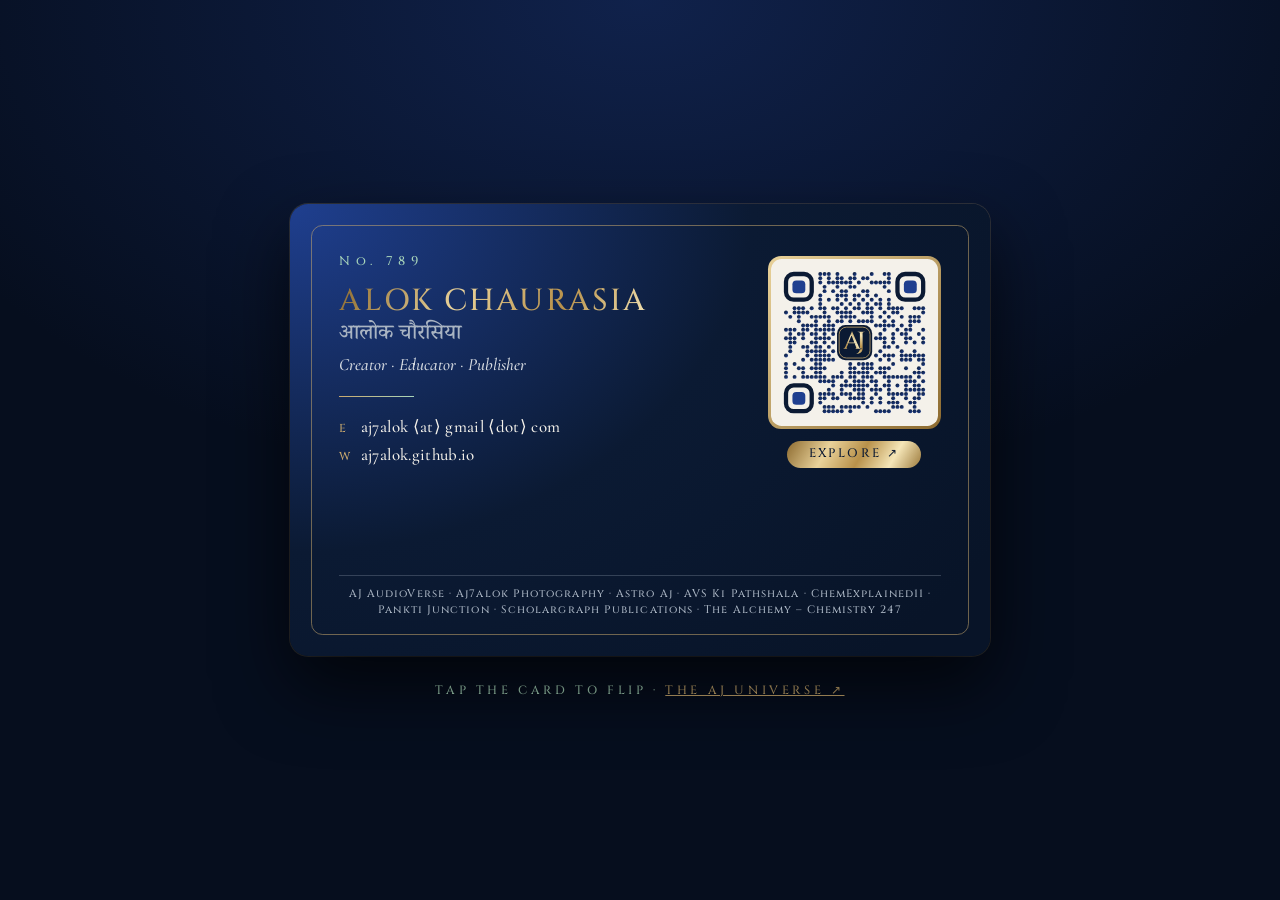
<file: card/index.html>
<!doctype html><html lang="en"><head><meta charset="utf-8"><meta name="viewport" content="width=device-width,initial-scale=1,viewport-fit=cover">
<meta http-equiv="Content-Security-Policy" content="default-src 'none'; script-src 'self'; style-src 'self'; img-src 'self'; font-src 'self'; manifest-src 'self'; base-uri 'none'; form-action 'none'; object-src 'none'; upgrade-insecure-requests"><meta name="referrer" content="no-referrer"><meta http-equiv="X-Content-Type-Options" content="nosniff">
<title>Flip the card — Alok Chaurasia</title><meta name="description" content="Tap to flip Alok Chaurasia’s visiting card."><meta name="theme-color" content="#0B1A33"><link rel="canonical" href="https://aj7alok.github.io/card/">
<meta property="og:type" content="website"><meta property="og:title" content="Flip the card — Alok Chaurasia"><meta property="og:description" content="Tap to flip Alok Chaurasia’s visiting card."><meta property="og:url" content="https://aj7alok.github.io/card/"><meta property="og:image" content="https://aj7alok.github.io/og.png"><meta property="og:image:width" content="1200"><meta property="og:image:height" content="630"><meta name="twitter:card" content="summary_large_image"><meta name="twitter:image" content="https://aj7alok.github.io/og.png">
<link rel="icon" href="/favicon.svg" type="image/svg+xml"><link rel="icon" href="/favicon-32.png" sizes="32x32"><link rel="apple-touch-icon" href="/apple-touch-icon.png">
<link rel="preload" href="/fonts/cinzel.woff2" as="font" type="font/woff2" crossorigin><link rel="stylesheet" href="/assets/card.css"></head><body><div class="stage" id="stage" role="button" tabindex="0" aria-pressed="false" aria-label="Visiting card, tap to flip"><div class="flip"><div class="face front"><div class="frame"></div><div class="left"><p class="eyb">No. 789</p><h1>Alok Chaurasia</h1><p class="hi">आलोक चौरसिया</p><p class="role">Creator · Educator · Publisher</p><div class="rule"></div><p class="row"><span class="k">E</span>aj7alok ⟨at⟩ gmail ⟨dot⟩ com</p><p class="row"><span class="k">W</span>aj7alok.github.io</p></div><div class="right"><div class="qr"><svg xmlns="http://www.w3.org/2000/svg" viewBox="0 0 1000 1000" role="img" aria-label="QR code to https://aj7alok.github.io/"><defs><linearGradient id="k1qn" x1="0" y1="0" x2="1" y2="1"><stop offset="0" stop-color="#0B1A33"/><stop offset="1" stop-color="#1F3F8F"/></linearGradient></defs><rect width="1000" height="1000" rx="51.282051282051285" fill="#F4F1EA"/><circle cx="294.87" cy="89.74" r="11.79" fill="url(#k1qn)"/><circle cx="320.51" cy="89.74" r="11.79" fill="url(#k1qn)"/><circle cx="346.15" cy="89.74" r="11.79" fill="url(#k1qn)"/><circle cx="397.44" cy="89.74" r="11.79" fill="url(#k1qn)"/><circle cx="500.00" cy="89.74" r="11.79" fill="url(#k1qn)"/><circle cx="602.56" cy="89.74" r="11.79" fill="url(#k1qn)"/><circle cx="679.49" cy="89.74" r="11.79" fill="url(#k1qn)"/><circle cx="705.13" cy="89.74" r="11.79" fill="url(#k1qn)"/><circle cx="294.87" cy="115.38" r="11.79" fill="url(#k1qn)"/><circle cx="346.15" cy="115.38" r="11.79" fill="url(#k1qn)"/><circle cx="397.44" cy="115.38" r="11.79" fill="url(#k1qn)"/><circle cx="423.08" cy="115.38" r="11.79" fill="url(#k1qn)"/><circle cx="474.36" cy="115.38" r="11.79" fill="url(#k1qn)"/><circle cx="500.00" cy="115.38" r="11.79" fill="url(#k1qn)"/><circle cx="551.28" cy="115.38" r="11.79" fill="url(#k1qn)"/><circle cx="576.92" cy="115.38" r="11.79" fill="url(#k1qn)"/><circle cx="705.13" cy="115.38" r="11.79" fill="url(#k1qn)"/><circle cx="294.87" cy="141.03" r="11.79" fill="url(#k1qn)"/><circle cx="346.15" cy="141.03" r="11.79" fill="url(#k1qn)"/><circle cx="371.79" cy="141.03" r="11.79" fill="url(#k1qn)"/><circle cx="397.44" cy="141.03" r="11.79" fill="url(#k1qn)"/><circle cx="423.08" cy="141.03" r="11.79" fill="url(#k1qn)"/><circle cx="448.72" cy="141.03" r="11.79" fill="url(#k1qn)"/><circle cx="474.36" cy="141.03" r="11.79" fill="url(#k1qn)"/><circle cx="525.64" cy="141.03" r="11.79" fill="url(#k1qn)"/><circle cx="602.56" cy="141.03" r="11.79" fill="url(#k1qn)"/><circle cx="628.21" cy="141.03" r="11.79" fill="url(#k1qn)"/><circle cx="653.85" cy="141.03" r="11.79" fill="url(#k1qn)"/><circle cx="679.49" cy="141.03" r="11.79" fill="url(#k1qn)"/><circle cx="705.13" cy="141.03" r="11.79" fill="url(#k1qn)"/><circle cx="320.51" cy="166.67" r="11.79" fill="url(#k1qn)"/><circle cx="397.44" cy="166.67" r="11.79" fill="url(#k1qn)"/><circle cx="474.36" cy="166.67" r="11.79" fill="url(#k1qn)"/><circle cx="500.00" cy="166.67" r="11.79" fill="url(#k1qn)"/><circle cx="679.49" cy="166.67" r="11.79" fill="url(#k1qn)"/><circle cx="320.51" cy="192.31" r="11.79" fill="url(#k1qn)"/><circle cx="371.79" cy="192.31" r="11.79" fill="url(#k1qn)"/><circle cx="423.08" cy="192.31" r="11.79" fill="url(#k1qn)"/><circle cx="448.72" cy="192.31" r="11.79" fill="url(#k1qn)"/><circle cx="551.28" cy="192.31" r="11.79" fill="url(#k1qn)"/><circle cx="576.92" cy="192.31" r="11.79" fill="url(#k1qn)"/><circle cx="705.13" cy="192.31" r="11.79" fill="url(#k1qn)"/><circle cx="294.87" cy="217.95" r="11.79" fill="url(#k1qn)"/><circle cx="397.44" cy="217.95" r="11.79" fill="url(#k1qn)"/><circle cx="423.08" cy="217.95" r="11.79" fill="url(#k1qn)"/><circle cx="448.72" cy="217.95" r="11.79" fill="url(#k1qn)"/><circle cx="500.00" cy="217.95" r="11.79" fill="url(#k1qn)"/><circle cx="525.64" cy="217.95" r="11.79" fill="url(#k1qn)"/><circle cx="576.92" cy="217.95" r="11.79" fill="url(#k1qn)"/><circle cx="628.21" cy="217.95" r="11.79" fill="url(#k1qn)"/><circle cx="294.87" cy="243.59" r="11.79" fill="url(#k1qn)"/><circle cx="346.15" cy="243.59" r="11.79" fill="url(#k1qn)"/><circle cx="397.44" cy="243.59" r="11.79" fill="url(#k1qn)"/><circle cx="448.72" cy="243.59" r="11.79" fill="url(#k1qn)"/><circle cx="500.00" cy="243.59" r="11.79" fill="url(#k1qn)"/><circle cx="551.28" cy="243.59" r="11.79" fill="url(#k1qn)"/><circle cx="602.56" cy="243.59" r="11.79" fill="url(#k1qn)"/><circle cx="653.85" cy="243.59" r="11.79" fill="url(#k1qn)"/><circle cx="705.13" cy="243.59" r="11.79" fill="url(#k1qn)"/><circle cx="294.87" cy="269.23" r="11.79" fill="url(#k1qn)"/><circle cx="423.08" cy="269.23" r="11.79" fill="url(#k1qn)"/><circle cx="474.36" cy="269.23" r="11.79" fill="url(#k1qn)"/><circle cx="525.64" cy="269.23" r="11.79" fill="url(#k1qn)"/><circle cx="576.92" cy="269.23" r="11.79" fill="url(#k1qn)"/><circle cx="628.21" cy="269.23" r="11.79" fill="url(#k1qn)"/><circle cx="653.85" cy="269.23" r="11.79" fill="url(#k1qn)"/><circle cx="705.13" cy="269.23" r="11.79" fill="url(#k1qn)"/><circle cx="141.03" cy="294.87" r="11.79" fill="url(#k1qn)"/><circle cx="166.67" cy="294.87" r="11.79" fill="url(#k1qn)"/><circle cx="192.31" cy="294.87" r="11.79" fill="url(#k1qn)"/><circle cx="243.59" cy="294.87" r="11.79" fill="url(#k1qn)"/><circle cx="294.87" cy="294.87" r="11.79" fill="url(#k1qn)"/><circle cx="320.51" cy="294.87" r="11.79" fill="url(#k1qn)"/><circle cx="371.79" cy="294.87" r="11.79" fill="url(#k1qn)"/><circle cx="397.44" cy="294.87" r="11.79" fill="url(#k1qn)"/><circle cx="448.72" cy="294.87" r="11.79" fill="url(#k1qn)"/><circle cx="500.00" cy="294.87" r="11.79" fill="url(#k1qn)"/><circle cx="525.64" cy="294.87" r="11.79" fill="url(#k1qn)"/><circle cx="576.92" cy="294.87" r="11.79" fill="url(#k1qn)"/><circle cx="602.56" cy="294.87" r="11.79" fill="url(#k1qn)"/><circle cx="653.85" cy="294.87" r="11.79" fill="url(#k1qn)"/><circle cx="705.13" cy="294.87" r="11.79" fill="url(#k1qn)"/><circle cx="730.77" cy="294.87" r="11.79" fill="url(#k1qn)"/><circle cx="756.41" cy="294.87" r="11.79" fill="url(#k1qn)"/><circle cx="782.05" cy="294.87" r="11.79" fill="url(#k1qn)"/><circle cx="858.97" cy="294.87" r="11.79" fill="url(#k1qn)"/><circle cx="884.62" cy="294.87" r="11.79" fill="url(#k1qn)"/><circle cx="910.26" cy="294.87" r="11.79" fill="url(#k1qn)"/><circle cx="89.74" cy="320.51" r="11.79" fill="url(#k1qn)"/><circle cx="141.03" cy="320.51" r="11.79" fill="url(#k1qn)"/><circle cx="166.67" cy="320.51" r="11.79" fill="url(#k1qn)"/><circle cx="192.31" cy="320.51" r="11.79" fill="url(#k1qn)"/><circle cx="217.95" cy="320.51" r="11.79" fill="url(#k1qn)"/><circle cx="320.51" cy="320.51" r="11.79" fill="url(#k1qn)"/><circle cx="397.44" cy="320.51" r="11.79" fill="url(#k1qn)"/><circle cx="423.08" cy="320.51" r="11.79" fill="url(#k1qn)"/><circle cx="448.72" cy="320.51" r="11.79" fill="url(#k1qn)"/><circle cx="474.36" cy="320.51" r="11.79" fill="url(#k1qn)"/><circle cx="551.28" cy="320.51" r="11.79" fill="url(#k1qn)"/><circle cx="576.92" cy="320.51" r="11.79" fill="url(#k1qn)"/><circle cx="602.56" cy="320.51" r="11.79" fill="url(#k1qn)"/><circle cx="679.49" cy="320.51" r="11.79" fill="url(#k1qn)"/><circle cx="730.77" cy="320.51" r="11.79" fill="url(#k1qn)"/><circle cx="756.41" cy="320.51" r="11.79" fill="url(#k1qn)"/><circle cx="910.26" cy="320.51" r="11.79" fill="url(#k1qn)"/><circle cx="115.38" cy="346.15" r="11.79" fill="url(#k1qn)"/><circle cx="166.67" cy="346.15" r="11.79" fill="url(#k1qn)"/><circle cx="243.59" cy="346.15" r="11.79" fill="url(#k1qn)"/><circle cx="269.23" cy="346.15" r="11.79" fill="url(#k1qn)"/><circle cx="294.87" cy="346.15" r="11.79" fill="url(#k1qn)"/><circle cx="320.51" cy="346.15" r="11.79" fill="url(#k1qn)"/><circle cx="346.15" cy="346.15" r="11.79" fill="url(#k1qn)"/><circle cx="423.08" cy="346.15" r="11.79" fill="url(#k1qn)"/><circle cx="448.72" cy="346.15" r="11.79" fill="url(#k1qn)"/><circle cx="474.36" cy="346.15" r="11.79" fill="url(#k1qn)"/><circle cx="500.00" cy="346.15" r="11.79" fill="url(#k1qn)"/><circle cx="602.56" cy="346.15" r="11.79" fill="url(#k1qn)"/><circle cx="653.85" cy="346.15" r="11.79" fill="url(#k1qn)"/><circle cx="705.13" cy="346.15" r="11.79" fill="url(#k1qn)"/><circle cx="782.05" cy="346.15" r="11.79" fill="url(#k1qn)"/><circle cx="833.33" cy="346.15" r="11.79" fill="url(#k1qn)"/><circle cx="858.97" cy="346.15" r="11.79" fill="url(#k1qn)"/><circle cx="884.62" cy="346.15" r="11.79" fill="url(#k1qn)"/><circle cx="166.67" cy="371.79" r="11.79" fill="url(#k1qn)"/><circle cx="269.23" cy="371.79" r="11.79" fill="url(#k1qn)"/><circle cx="346.15" cy="371.79" r="11.79" fill="url(#k1qn)"/><circle cx="397.44" cy="371.79" r="11.79" fill="url(#k1qn)"/><circle cx="423.08" cy="371.79" r="11.79" fill="url(#k1qn)"/><circle cx="474.36" cy="371.79" r="11.79" fill="url(#k1qn)"/><circle cx="525.64" cy="371.79" r="11.79" fill="url(#k1qn)"/><circle cx="551.28" cy="371.79" r="11.79" fill="url(#k1qn)"/><circle cx="576.92" cy="371.79" r="11.79" fill="url(#k1qn)"/><circle cx="602.56" cy="371.79" r="11.79" fill="url(#k1qn)"/><circle cx="679.49" cy="371.79" r="11.79" fill="url(#k1qn)"/><circle cx="730.77" cy="371.79" r="11.79" fill="url(#k1qn)"/><circle cx="833.33" cy="371.79" r="11.79" fill="url(#k1qn)"/><circle cx="858.97" cy="371.79" r="11.79" fill="url(#k1qn)"/><circle cx="884.62" cy="371.79" r="11.79" fill="url(#k1qn)"/><circle cx="192.31" cy="397.44" r="11.79" fill="url(#k1qn)"/><circle cx="217.95" cy="397.44" r="11.79" fill="url(#k1qn)"/><circle cx="243.59" cy="397.44" r="11.79" fill="url(#k1qn)"/><circle cx="269.23" cy="397.44" r="11.79" fill="url(#k1qn)"/><circle cx="320.51" cy="397.44" r="11.79" fill="url(#k1qn)"/><circle cx="346.15" cy="397.44" r="11.79" fill="url(#k1qn)"/><circle cx="371.79" cy="397.44" r="11.79" fill="url(#k1qn)"/><circle cx="628.21" cy="397.44" r="11.79" fill="url(#k1qn)"/><circle cx="653.85" cy="397.44" r="11.79" fill="url(#k1qn)"/><circle cx="679.49" cy="397.44" r="11.79" fill="url(#k1qn)"/><circle cx="705.13" cy="397.44" r="11.79" fill="url(#k1qn)"/><circle cx="730.77" cy="397.44" r="11.79" fill="url(#k1qn)"/><circle cx="782.05" cy="397.44" r="11.79" fill="url(#k1qn)"/><circle cx="833.33" cy="397.44" r="11.79" fill="url(#k1qn)"/><circle cx="89.74" cy="423.08" r="11.79" fill="url(#k1qn)"/><circle cx="115.38" cy="423.08" r="11.79" fill="url(#k1qn)"/><circle cx="141.03" cy="423.08" r="11.79" fill="url(#k1qn)"/><circle cx="192.31" cy="423.08" r="11.79" fill="url(#k1qn)"/><circle cx="217.95" cy="423.08" r="11.79" fill="url(#k1qn)"/><circle cx="269.23" cy="423.08" r="11.79" fill="url(#k1qn)"/><circle cx="294.87" cy="423.08" r="11.79" fill="url(#k1qn)"/><circle cx="320.51" cy="423.08" r="11.79" fill="url(#k1qn)"/><circle cx="346.15" cy="423.08" r="11.79" fill="url(#k1qn)"/><circle cx="371.79" cy="423.08" r="11.79" fill="url(#k1qn)"/><circle cx="679.49" cy="423.08" r="11.79" fill="url(#k1qn)"/><circle cx="756.41" cy="423.08" r="11.79" fill="url(#k1qn)"/><circle cx="807.69" cy="423.08" r="11.79" fill="url(#k1qn)"/><circle cx="833.33" cy="423.08" r="11.79" fill="url(#k1qn)"/><circle cx="910.26" cy="423.08" r="11.79" fill="url(#k1qn)"/><circle cx="115.38" cy="448.72" r="11.79" fill="url(#k1qn)"/><circle cx="166.67" cy="448.72" r="11.79" fill="url(#k1qn)"/><circle cx="192.31" cy="448.72" r="11.79" fill="url(#k1qn)"/><circle cx="243.59" cy="448.72" r="11.79" fill="url(#k1qn)"/><circle cx="269.23" cy="448.72" r="11.79" fill="url(#k1qn)"/><circle cx="320.51" cy="448.72" r="11.79" fill="url(#k1qn)"/><circle cx="371.79" cy="448.72" r="11.79" fill="url(#k1qn)"/><circle cx="653.85" cy="448.72" r="11.79" fill="url(#k1qn)"/><circle cx="730.77" cy="448.72" r="11.79" fill="url(#k1qn)"/><circle cx="782.05" cy="448.72" r="11.79" fill="url(#k1qn)"/><circle cx="807.69" cy="448.72" r="11.79" fill="url(#k1qn)"/><circle cx="884.62" cy="448.72" r="11.79" fill="url(#k1qn)"/><circle cx="89.74" cy="474.36" r="11.79" fill="url(#k1qn)"/><circle cx="115.38" cy="474.36" r="11.79" fill="url(#k1qn)"/><circle cx="141.03" cy="474.36" r="11.79" fill="url(#k1qn)"/><circle cx="192.31" cy="474.36" r="11.79" fill="url(#k1qn)"/><circle cx="269.23" cy="474.36" r="11.79" fill="url(#k1qn)"/><circle cx="294.87" cy="474.36" r="11.79" fill="url(#k1qn)"/><circle cx="320.51" cy="474.36" r="11.79" fill="url(#k1qn)"/><circle cx="346.15" cy="474.36" r="11.79" fill="url(#k1qn)"/><circle cx="628.21" cy="474.36" r="11.79" fill="url(#k1qn)"/><circle cx="653.85" cy="474.36" r="11.79" fill="url(#k1qn)"/><circle cx="679.49" cy="474.36" r="11.79" fill="url(#k1qn)"/><circle cx="730.77" cy="474.36" r="11.79" fill="url(#k1qn)"/><circle cx="807.69" cy="474.36" r="11.79" fill="url(#k1qn)"/><circle cx="833.33" cy="474.36" r="11.79" fill="url(#k1qn)"/><circle cx="910.26" cy="474.36" r="11.79" fill="url(#k1qn)"/><circle cx="115.38" cy="500.00" r="11.79" fill="url(#k1qn)"/><circle cx="141.03" cy="500.00" r="11.79" fill="url(#k1qn)"/><circle cx="243.59" cy="500.00" r="11.79" fill="url(#k1qn)"/><circle cx="269.23" cy="500.00" r="11.79" fill="url(#k1qn)"/><circle cx="320.51" cy="500.00" r="11.79" fill="url(#k1qn)"/><circle cx="371.79" cy="500.00" r="11.79" fill="url(#k1qn)"/><circle cx="679.49" cy="500.00" r="11.79" fill="url(#k1qn)"/><circle cx="730.77" cy="500.00" r="11.79" fill="url(#k1qn)"/><circle cx="807.69" cy="500.00" r="11.79" fill="url(#k1qn)"/><circle cx="858.97" cy="500.00" r="11.79" fill="url(#k1qn)"/><circle cx="910.26" cy="500.00" r="11.79" fill="url(#k1qn)"/><circle cx="115.38" cy="525.64" r="11.79" fill="url(#k1qn)"/><circle cx="192.31" cy="525.64" r="11.79" fill="url(#k1qn)"/><circle cx="217.95" cy="525.64" r="11.79" fill="url(#k1qn)"/><circle cx="269.23" cy="525.64" r="11.79" fill="url(#k1qn)"/><circle cx="294.87" cy="525.64" r="11.79" fill="url(#k1qn)"/><circle cx="346.15" cy="525.64" r="11.79" fill="url(#k1qn)"/><circle cx="679.49" cy="525.64" r="11.79" fill="url(#k1qn)"/><circle cx="705.13" cy="525.64" r="11.79" fill="url(#k1qn)"/><circle cx="756.41" cy="525.64" r="11.79" fill="url(#k1qn)"/><circle cx="115.38" cy="551.28" r="11.79" fill="url(#k1qn)"/><circle cx="217.95" cy="551.28" r="11.79" fill="url(#k1qn)"/><circle cx="243.59" cy="551.28" r="11.79" fill="url(#k1qn)"/><circle cx="269.23" cy="551.28" r="11.79" fill="url(#k1qn)"/><circle cx="294.87" cy="551.28" r="11.79" fill="url(#k1qn)"/><circle cx="320.51" cy="551.28" r="11.79" fill="url(#k1qn)"/><circle cx="371.79" cy="551.28" r="11.79" fill="url(#k1qn)"/><circle cx="653.85" cy="551.28" r="11.79" fill="url(#k1qn)"/><circle cx="782.05" cy="551.28" r="11.79" fill="url(#k1qn)"/><circle cx="858.97" cy="551.28" r="11.79" fill="url(#k1qn)"/><circle cx="89.74" cy="576.92" r="11.79" fill="url(#k1qn)"/><circle cx="217.95" cy="576.92" r="11.79" fill="url(#k1qn)"/><circle cx="269.23" cy="576.92" r="11.79" fill="url(#k1qn)"/><circle cx="294.87" cy="576.92" r="11.79" fill="url(#k1qn)"/><circle cx="320.51" cy="576.92" r="11.79" fill="url(#k1qn)"/><circle cx="346.15" cy="576.92" r="11.79" fill="url(#k1qn)"/><circle cx="628.21" cy="576.92" r="11.79" fill="url(#k1qn)"/><circle cx="679.49" cy="576.92" r="11.79" fill="url(#k1qn)"/><circle cx="705.13" cy="576.92" r="11.79" fill="url(#k1qn)"/><circle cx="730.77" cy="576.92" r="11.79" fill="url(#k1qn)"/><circle cx="782.05" cy="576.92" r="11.79" fill="url(#k1qn)"/><circle cx="807.69" cy="576.92" r="11.79" fill="url(#k1qn)"/><circle cx="833.33" cy="576.92" r="11.79" fill="url(#k1qn)"/><circle cx="858.97" cy="576.92" r="11.79" fill="url(#k1qn)"/><circle cx="884.62" cy="576.92" r="11.79" fill="url(#k1qn)"/><circle cx="910.26" cy="576.92" r="11.79" fill="url(#k1qn)"/><circle cx="192.31" cy="602.56" r="11.79" fill="url(#k1qn)"/><circle cx="243.59" cy="602.56" r="11.79" fill="url(#k1qn)"/><circle cx="269.23" cy="602.56" r="11.79" fill="url(#k1qn)"/><circle cx="294.87" cy="602.56" r="11.79" fill="url(#k1qn)"/><circle cx="320.51" cy="602.56" r="11.79" fill="url(#k1qn)"/><circle cx="346.15" cy="602.56" r="11.79" fill="url(#k1qn)"/><circle cx="371.79" cy="602.56" r="11.79" fill="url(#k1qn)"/><circle cx="653.85" cy="602.56" r="11.79" fill="url(#k1qn)"/><circle cx="705.13" cy="602.56" r="11.79" fill="url(#k1qn)"/><circle cx="782.05" cy="602.56" r="11.79" fill="url(#k1qn)"/><circle cx="807.69" cy="602.56" r="11.79" fill="url(#k1qn)"/><circle cx="833.33" cy="602.56" r="11.79" fill="url(#k1qn)"/><circle cx="884.62" cy="602.56" r="11.79" fill="url(#k1qn)"/><circle cx="910.26" cy="602.56" r="11.79" fill="url(#k1qn)"/><circle cx="89.74" cy="628.21" r="11.79" fill="url(#k1qn)"/><circle cx="141.03" cy="628.21" r="11.79" fill="url(#k1qn)"/><circle cx="269.23" cy="628.21" r="11.79" fill="url(#k1qn)"/><circle cx="294.87" cy="628.21" r="11.79" fill="url(#k1qn)"/><circle cx="474.36" cy="628.21" r="11.79" fill="url(#k1qn)"/><circle cx="525.64" cy="628.21" r="11.79" fill="url(#k1qn)"/><circle cx="551.28" cy="628.21" r="11.79" fill="url(#k1qn)"/><circle cx="576.92" cy="628.21" r="11.79" fill="url(#k1qn)"/><circle cx="602.56" cy="628.21" r="11.79" fill="url(#k1qn)"/><circle cx="730.77" cy="628.21" r="11.79" fill="url(#k1qn)"/><circle cx="910.26" cy="628.21" r="11.79" fill="url(#k1qn)"/><circle cx="89.74" cy="653.85" r="11.79" fill="url(#k1qn)"/><circle cx="166.67" cy="653.85" r="11.79" fill="url(#k1qn)"/><circle cx="192.31" cy="653.85" r="11.79" fill="url(#k1qn)"/><circle cx="243.59" cy="653.85" r="11.79" fill="url(#k1qn)"/><circle cx="269.23" cy="653.85" r="11.79" fill="url(#k1qn)"/><circle cx="294.87" cy="653.85" r="11.79" fill="url(#k1qn)"/><circle cx="320.51" cy="653.85" r="11.79" fill="url(#k1qn)"/><circle cx="474.36" cy="653.85" r="11.79" fill="url(#k1qn)"/><circle cx="500.00" cy="653.85" r="11.79" fill="url(#k1qn)"/><circle cx="551.28" cy="653.85" r="11.79" fill="url(#k1qn)"/><circle cx="576.92" cy="653.85" r="11.79" fill="url(#k1qn)"/><circle cx="602.56" cy="653.85" r="11.79" fill="url(#k1qn)"/><circle cx="653.85" cy="653.85" r="11.79" fill="url(#k1qn)"/><circle cx="679.49" cy="653.85" r="11.79" fill="url(#k1qn)"/><circle cx="705.13" cy="653.85" r="11.79" fill="url(#k1qn)"/><circle cx="807.69" cy="653.85" r="11.79" fill="url(#k1qn)"/><circle cx="884.62" cy="653.85" r="11.79" fill="url(#k1qn)"/><circle cx="89.74" cy="679.49" r="11.79" fill="url(#k1qn)"/><circle cx="192.31" cy="679.49" r="11.79" fill="url(#k1qn)"/><circle cx="269.23" cy="679.49" r="11.79" fill="url(#k1qn)"/><circle cx="294.87" cy="679.49" r="11.79" fill="url(#k1qn)"/><circle cx="423.08" cy="679.49" r="11.79" fill="url(#k1qn)"/><circle cx="474.36" cy="679.49" r="11.79" fill="url(#k1qn)"/><circle cx="500.00" cy="679.49" r="11.79" fill="url(#k1qn)"/><circle cx="525.64" cy="679.49" r="11.79" fill="url(#k1qn)"/><circle cx="551.28" cy="679.49" r="11.79" fill="url(#k1qn)"/><circle cx="576.92" cy="679.49" r="11.79" fill="url(#k1qn)"/><circle cx="628.21" cy="679.49" r="11.79" fill="url(#k1qn)"/><circle cx="653.85" cy="679.49" r="11.79" fill="url(#k1qn)"/><circle cx="679.49" cy="679.49" r="11.79" fill="url(#k1qn)"/><circle cx="858.97" cy="679.49" r="11.79" fill="url(#k1qn)"/><circle cx="884.62" cy="679.49" r="11.79" fill="url(#k1qn)"/><circle cx="910.26" cy="679.49" r="11.79" fill="url(#k1qn)"/><circle cx="89.74" cy="705.13" r="11.79" fill="url(#k1qn)"/><circle cx="141.03" cy="705.13" r="11.79" fill="url(#k1qn)"/><circle cx="192.31" cy="705.13" r="11.79" fill="url(#k1qn)"/><circle cx="217.95" cy="705.13" r="11.79" fill="url(#k1qn)"/><circle cx="243.59" cy="705.13" r="11.79" fill="url(#k1qn)"/><circle cx="269.23" cy="705.13" r="11.79" fill="url(#k1qn)"/><circle cx="294.87" cy="705.13" r="11.79" fill="url(#k1qn)"/><circle cx="320.51" cy="705.13" r="11.79" fill="url(#k1qn)"/><circle cx="371.79" cy="705.13" r="11.79" fill="url(#k1qn)"/><circle cx="397.44" cy="705.13" r="11.79" fill="url(#k1qn)"/><circle cx="423.08" cy="705.13" r="11.79" fill="url(#k1qn)"/><circle cx="474.36" cy="705.13" r="11.79" fill="url(#k1qn)"/><circle cx="500.00" cy="705.13" r="11.79" fill="url(#k1qn)"/><circle cx="551.28" cy="705.13" r="11.79" fill="url(#k1qn)"/><circle cx="576.92" cy="705.13" r="11.79" fill="url(#k1qn)"/><circle cx="602.56" cy="705.13" r="11.79" fill="url(#k1qn)"/><circle cx="679.49" cy="705.13" r="11.79" fill="url(#k1qn)"/><circle cx="705.13" cy="705.13" r="11.79" fill="url(#k1qn)"/><circle cx="730.77" cy="705.13" r="11.79" fill="url(#k1qn)"/><circle cx="756.41" cy="705.13" r="11.79" fill="url(#k1qn)"/><circle cx="782.05" cy="705.13" r="11.79" fill="url(#k1qn)"/><circle cx="807.69" cy="705.13" r="11.79" fill="url(#k1qn)"/><circle cx="833.33" cy="705.13" r="11.79" fill="url(#k1qn)"/><circle cx="884.62" cy="705.13" r="11.79" fill="url(#k1qn)"/><circle cx="294.87" cy="730.77" r="11.79" fill="url(#k1qn)"/><circle cx="320.51" cy="730.77" r="11.79" fill="url(#k1qn)"/><circle cx="346.15" cy="730.77" r="11.79" fill="url(#k1qn)"/><circle cx="371.79" cy="730.77" r="11.79" fill="url(#k1qn)"/><circle cx="448.72" cy="730.77" r="11.79" fill="url(#k1qn)"/><circle cx="500.00" cy="730.77" r="11.79" fill="url(#k1qn)"/><circle cx="525.64" cy="730.77" r="11.79" fill="url(#k1qn)"/><circle cx="551.28" cy="730.77" r="11.79" fill="url(#k1qn)"/><circle cx="602.56" cy="730.77" r="11.79" fill="url(#k1qn)"/><circle cx="628.21" cy="730.77" r="11.79" fill="url(#k1qn)"/><circle cx="705.13" cy="730.77" r="11.79" fill="url(#k1qn)"/><circle cx="807.69" cy="730.77" r="11.79" fill="url(#k1qn)"/><circle cx="833.33" cy="730.77" r="11.79" fill="url(#k1qn)"/><circle cx="858.97" cy="730.77" r="11.79" fill="url(#k1qn)"/><circle cx="910.26" cy="730.77" r="11.79" fill="url(#k1qn)"/><circle cx="371.79" cy="756.41" r="11.79" fill="url(#k1qn)"/><circle cx="423.08" cy="756.41" r="11.79" fill="url(#k1qn)"/><circle cx="448.72" cy="756.41" r="11.79" fill="url(#k1qn)"/><circle cx="474.36" cy="756.41" r="11.79" fill="url(#k1qn)"/><circle cx="500.00" cy="756.41" r="11.79" fill="url(#k1qn)"/><circle cx="525.64" cy="756.41" r="11.79" fill="url(#k1qn)"/><circle cx="551.28" cy="756.41" r="11.79" fill="url(#k1qn)"/><circle cx="576.92" cy="756.41" r="11.79" fill="url(#k1qn)"/><circle cx="628.21" cy="756.41" r="11.79" fill="url(#k1qn)"/><circle cx="679.49" cy="756.41" r="11.79" fill="url(#k1qn)"/><circle cx="705.13" cy="756.41" r="11.79" fill="url(#k1qn)"/><circle cx="756.41" cy="756.41" r="11.79" fill="url(#k1qn)"/><circle cx="807.69" cy="756.41" r="11.79" fill="url(#k1qn)"/><circle cx="858.97" cy="756.41" r="11.79" fill="url(#k1qn)"/><circle cx="884.62" cy="756.41" r="11.79" fill="url(#k1qn)"/><circle cx="346.15" cy="782.05" r="11.79" fill="url(#k1qn)"/><circle cx="423.08" cy="782.05" r="11.79" fill="url(#k1qn)"/><circle cx="500.00" cy="782.05" r="11.79" fill="url(#k1qn)"/><circle cx="525.64" cy="782.05" r="11.79" fill="url(#k1qn)"/><circle cx="551.28" cy="782.05" r="11.79" fill="url(#k1qn)"/><circle cx="602.56" cy="782.05" r="11.79" fill="url(#k1qn)"/><circle cx="628.21" cy="782.05" r="11.79" fill="url(#k1qn)"/><circle cx="653.85" cy="782.05" r="11.79" fill="url(#k1qn)"/><circle cx="705.13" cy="782.05" r="11.79" fill="url(#k1qn)"/><circle cx="807.69" cy="782.05" r="11.79" fill="url(#k1qn)"/><circle cx="833.33" cy="782.05" r="11.79" fill="url(#k1qn)"/><circle cx="858.97" cy="782.05" r="11.79" fill="url(#k1qn)"/><circle cx="884.62" cy="782.05" r="11.79" fill="url(#k1qn)"/><circle cx="910.26" cy="782.05" r="11.79" fill="url(#k1qn)"/><circle cx="294.87" cy="807.69" r="11.79" fill="url(#k1qn)"/><circle cx="320.51" cy="807.69" r="11.79" fill="url(#k1qn)"/><circle cx="346.15" cy="807.69" r="11.79" fill="url(#k1qn)"/><circle cx="371.79" cy="807.69" r="11.79" fill="url(#k1qn)"/><circle cx="423.08" cy="807.69" r="11.79" fill="url(#k1qn)"/><circle cx="448.72" cy="807.69" r="11.79" fill="url(#k1qn)"/><circle cx="474.36" cy="807.69" r="11.79" fill="url(#k1qn)"/><circle cx="525.64" cy="807.69" r="11.79" fill="url(#k1qn)"/><circle cx="551.28" cy="807.69" r="11.79" fill="url(#k1qn)"/><circle cx="628.21" cy="807.69" r="11.79" fill="url(#k1qn)"/><circle cx="705.13" cy="807.69" r="11.79" fill="url(#k1qn)"/><circle cx="730.77" cy="807.69" r="11.79" fill="url(#k1qn)"/><circle cx="756.41" cy="807.69" r="11.79" fill="url(#k1qn)"/><circle cx="782.05" cy="807.69" r="11.79" fill="url(#k1qn)"/><circle cx="807.69" cy="807.69" r="11.79" fill="url(#k1qn)"/><circle cx="884.62" cy="807.69" r="11.79" fill="url(#k1qn)"/><circle cx="910.26" cy="807.69" r="11.79" fill="url(#k1qn)"/><circle cx="294.87" cy="833.33" r="11.79" fill="url(#k1qn)"/><circle cx="320.51" cy="833.33" r="11.79" fill="url(#k1qn)"/><circle cx="371.79" cy="833.33" r="11.79" fill="url(#k1qn)"/><circle cx="397.44" cy="833.33" r="11.79" fill="url(#k1qn)"/><circle cx="474.36" cy="833.33" r="11.79" fill="url(#k1qn)"/><circle cx="500.00" cy="833.33" r="11.79" fill="url(#k1qn)"/><circle cx="525.64" cy="833.33" r="11.79" fill="url(#k1qn)"/><circle cx="551.28" cy="833.33" r="11.79" fill="url(#k1qn)"/><circle cx="602.56" cy="833.33" r="11.79" fill="url(#k1qn)"/><circle cx="653.85" cy="833.33" r="11.79" fill="url(#k1qn)"/><circle cx="730.77" cy="833.33" r="11.79" fill="url(#k1qn)"/><circle cx="807.69" cy="833.33" r="11.79" fill="url(#k1qn)"/><circle cx="858.97" cy="833.33" r="11.79" fill="url(#k1qn)"/><circle cx="884.62" cy="833.33" r="11.79" fill="url(#k1qn)"/><circle cx="294.87" cy="858.97" r="11.79" fill="url(#k1qn)"/><circle cx="551.28" cy="858.97" r="11.79" fill="url(#k1qn)"/><circle cx="602.56" cy="858.97" r="11.79" fill="url(#k1qn)"/><circle cx="653.85" cy="858.97" r="11.79" fill="url(#k1qn)"/><circle cx="705.13" cy="858.97" r="11.79" fill="url(#k1qn)"/><circle cx="730.77" cy="858.97" r="11.79" fill="url(#k1qn)"/><circle cx="756.41" cy="858.97" r="11.79" fill="url(#k1qn)"/><circle cx="833.33" cy="858.97" r="11.79" fill="url(#k1qn)"/><circle cx="858.97" cy="858.97" r="11.79" fill="url(#k1qn)"/><circle cx="320.51" cy="884.62" r="11.79" fill="url(#k1qn)"/><circle cx="346.15" cy="884.62" r="11.79" fill="url(#k1qn)"/><circle cx="371.79" cy="884.62" r="11.79" fill="url(#k1qn)"/><circle cx="423.08" cy="884.62" r="11.79" fill="url(#k1qn)"/><circle cx="448.72" cy="884.62" r="11.79" fill="url(#k1qn)"/><circle cx="474.36" cy="884.62" r="11.79" fill="url(#k1qn)"/><circle cx="500.00" cy="884.62" r="11.79" fill="url(#k1qn)"/><circle cx="525.64" cy="884.62" r="11.79" fill="url(#k1qn)"/><circle cx="576.92" cy="884.62" r="11.79" fill="url(#k1qn)"/><circle cx="730.77" cy="884.62" r="11.79" fill="url(#k1qn)"/><circle cx="756.41" cy="884.62" r="11.79" fill="url(#k1qn)"/><circle cx="782.05" cy="884.62" r="11.79" fill="url(#k1qn)"/><circle cx="858.97" cy="884.62" r="11.79" fill="url(#k1qn)"/><circle cx="320.51" cy="910.26" r="11.79" fill="url(#k1qn)"/><circle cx="346.15" cy="910.26" r="11.79" fill="url(#k1qn)"/><circle cx="371.79" cy="910.26" r="11.79" fill="url(#k1qn)"/><circle cx="397.44" cy="910.26" r="11.79" fill="url(#k1qn)"/><circle cx="423.08" cy="910.26" r="11.79" fill="url(#k1qn)"/><circle cx="474.36" cy="910.26" r="11.79" fill="url(#k1qn)"/><circle cx="628.21" cy="910.26" r="11.79" fill="url(#k1qn)"/><circle cx="653.85" cy="910.26" r="11.79" fill="url(#k1qn)"/><circle cx="679.49" cy="910.26" r="11.79" fill="url(#k1qn)"/><circle cx="705.13" cy="910.26" r="11.79" fill="url(#k1qn)"/><circle cx="833.33" cy="910.26" r="11.79" fill="url(#k1qn)"/><circle cx="858.97" cy="910.26" r="11.79" fill="url(#k1qn)"/><circle cx="884.62" cy="910.26" r="11.79" fill="url(#k1qn)"/><rect x="89.74" y="89.74" width="153.85" height="153.85" rx="46.15" fill="none" stroke="#0B1A33" stroke-width="25.64"/><rect x="128.21" y="128.21" width="76.92" height="76.92" rx="23.08" fill="#1F3F8F"/><rect x="756.41" y="89.74" width="153.85" height="153.85" rx="46.15" fill="none" stroke="#0B1A33" stroke-width="25.64"/><rect x="794.87" y="128.21" width="76.92" height="76.92" rx="23.08" fill="#1F3F8F"/><rect x="89.74" y="756.41" width="153.85" height="153.85" rx="46.15" fill="none" stroke="#0B1A33" stroke-width="25.64"/><rect x="128.21" y="794.87" width="76.92" height="76.92" rx="23.08" fill="#1F3F8F"/><rect x="394.87" y="394.87" width="210.26" height="210.26" rx="50.77" fill="#0B1A33"/><rect x="407.69" y="407.69" width="184.62" height="184.62" rx="43.85" fill="none" stroke="#C9A96E" stroke-width="4.62"/><svg x="425.64" y="425.64" width="148.72" height="148.72" xmlns="http://www.w3.org/2000/svg" viewBox="-40 -760 1000 1010" role="img" aria-label="AJ monogram"><defs><linearGradient id="gk1qm" gradientUnits="userSpaceOnUse" x1="0" y1="-760" x2="1000" y2="250"><stop offset="0.00" stop-color="#8C6A2F"/><stop offset="0.25" stop-color="#E9D29A"/><stop offset="0.50" stop-color="#B8914A"/><stop offset="0.75" stop-color="#F5E6B8"/><stop offset="1.00" stop-color="#9C7A3C"/></linearGradient></defs><g transform="scale(1,-1)"><g fill="url(#gk1qm)"><path d="M357.380859375 716.02392578125 663.50048828125 6H547.129638671875L323.820556640625 588.438720703125ZM142.380859375 73Q134.97607421875 53 139.97607421875 39.0Q144.97607421875 25 156.678466796875 17.5Q168.380859375 10 180.380859375 10H189.380859375V0H-16.07177734375V10Q-16.07177734375 10 -11.57177734375 10.0Q-7.07177734375 10 -7.07177734375 10Q15.92822265625 10 40.42822265625 24.5Q64.92822265625 39 80.92822265625 73ZM357.380859375 716.02392578125 364.559326171875 628.6181640625 114.5712890625 3H50.321044921875L307.3330078125 603.7138671875Q308.344970703125 605.535400390625 314.4521484375 619.4521484375Q320.559326171875 633.368896484375 328.464111328125 652.380859375Q336.368896484375 671.392822265625 342.273681640625 689.202392578125Q348.178466796875 707.011962890625 348.380859375 716.02392578125ZM486.439697265625 261.463623046875V227.415771484375H179.511474609375V261.463623046875ZM521.320068359375 73H634.488525390625Q649.893310546875 39 674.69091796875 24.5Q699.488525390625 10 722.488525390625 10Q722.488525390625 10 726.488525390625 10.0Q730.488525390625 10 730.488525390625 10V0H474.320068359375V10H483.320068359375Q502.5224609375 10 517.6236572265625 26.5Q532.724853515625 43 521.320068359375 73Z"/></g><g fill="url(#gk1qm)" stroke="#0B1A33" stroke-width="34" paint-order="stroke"><path d="M225.275146484375 700V10.11962890625Q225.275146484375 -36.3330078125 208.64404296875 -75.464111328125Q192.012939453125 -114.59521484375 162.7626953125 -142.9107666015625Q133.512451171875 -171.226318359375 95.5538330078125 -186.4227294921875Q57.59521484375 -201.619140625 14.940185546875 -200V-191Q50.97607421875 -176.97607421875 77.273681640625 -145.5533447265625Q103.5712890625 -114.130615234375 117.7557373046875 -72.511474609375Q131.940185546875 -30.892333984375 131.940185546875 13.11962890625V700ZM134.940185546875 627H131.940185546875Q130.940185546875 653 112.440185546875 671.5Q93.940185546875 690 67.940185546875 690Q67.940185546875 690 61.440185546875 690.0Q54.940185546875 690 54.940185546875 690V700H134.940185546875ZM222.275146484375 627V700H302.275146484375V690Q302.275146484375 690 295.775146484375 690.0Q289.275146484375 690 289.275146484375 690Q263.275146484375 690 244.775146484375 671.5Q226.275146484375 653 225.275146484375 627Z" transform="translate(520,0) scale(1.18,1.0)"/></g><clipPath id="ck1qm"><rect x="-100" y="-300" width="1200" height="520"/></clipPath><g clip-path="url(#ck1qm)" fill="url(#gk1qm)" stroke="#0B1A33" stroke-width="34" paint-order="stroke"><path d="M357.380859375 716.02392578125 663.50048828125 6H547.129638671875L323.820556640625 588.438720703125ZM142.380859375 73Q134.97607421875 53 139.97607421875 39.0Q144.97607421875 25 156.678466796875 17.5Q168.380859375 10 180.380859375 10H189.380859375V0H-16.07177734375V10Q-16.07177734375 10 -11.57177734375 10.0Q-7.07177734375 10 -7.07177734375 10Q15.92822265625 10 40.42822265625 24.5Q64.92822265625 39 80.92822265625 73ZM357.380859375 716.02392578125 364.559326171875 628.6181640625 114.5712890625 3H50.321044921875L307.3330078125 603.7138671875Q308.344970703125 605.535400390625 314.4521484375 619.4521484375Q320.559326171875 633.368896484375 328.464111328125 652.380859375Q336.368896484375 671.392822265625 342.273681640625 689.202392578125Q348.178466796875 707.011962890625 348.380859375 716.02392578125ZM486.439697265625 261.463623046875V227.415771484375H179.511474609375V261.463623046875ZM521.320068359375 73H634.488525390625Q649.893310546875 39 674.69091796875 24.5Q699.488525390625 10 722.488525390625 10Q722.488525390625 10 726.488525390625 10.0Q730.488525390625 10 730.488525390625 10V0H474.320068359375V10H483.320068359375Q502.5224609375 10 517.6236572265625 26.5Q532.724853515625 43 521.320068359375 73Z"/></g><g clip-path="url(#ck1qm)" fill="url(#gk1qm)"><path d="M225.275146484375 700V10.11962890625Q225.275146484375 -36.3330078125 208.64404296875 -75.464111328125Q192.012939453125 -114.59521484375 162.7626953125 -142.9107666015625Q133.512451171875 -171.226318359375 95.5538330078125 -186.4227294921875Q57.59521484375 -201.619140625 14.940185546875 -200V-191Q50.97607421875 -176.97607421875 77.273681640625 -145.5533447265625Q103.5712890625 -114.130615234375 117.7557373046875 -72.511474609375Q131.940185546875 -30.892333984375 131.940185546875 13.11962890625V700ZM134.940185546875 627H131.940185546875Q130.940185546875 653 112.440185546875 671.5Q93.940185546875 690 67.940185546875 690Q67.940185546875 690 61.440185546875 690.0Q54.940185546875 690 54.940185546875 690V700H134.940185546875ZM222.275146484375 627V700H302.275146484375V690Q302.275146484375 690 295.775146484375 690.0Q289.275146484375 690 289.275146484375 690Q263.275146484375 690 244.775146484375 671.5Q226.275146484375 653 225.275146484375 627Z" transform="translate(520,0) scale(1.18,1.0)" clip-path="none" opacity="0"/></g></g></svg></svg></div><a class="explore" href="https://aj7alok.github.io/" target="_blank" rel="noopener noreferrer">Explore ↗</a></div><p class="brands">AJ AudioVerse · Aj7alok Photography · Astro Aj · AVS Ki Pathshala · ChemExplained11 · Pankti Junction · Scholargraph Publications · The Alchemy – Chemistry 247</p></div><div class="face back"><div class="frame"></div><div class="bm"><svg xmlns="http://www.w3.org/2000/svg" viewBox="-40 -760 1000 1010" role="img" aria-label="AJ monogram"><defs><linearGradient id="gk2" gradientUnits="userSpaceOnUse" x1="0" y1="-760" x2="1000" y2="250"><stop offset="0.00" stop-color="#8C6A2F"/><stop offset="0.25" stop-color="#E9D29A"/><stop offset="0.50" stop-color="#B8914A"/><stop offset="0.75" stop-color="#F5E6B8"/><stop offset="1.00" stop-color="#9C7A3C"/></linearGradient></defs><g transform="scale(1,-1)"><g fill="url(#gk2)"><path d="M357.380859375 716.02392578125 663.50048828125 6H547.129638671875L323.820556640625 588.438720703125ZM142.380859375 73Q134.97607421875 53 139.97607421875 39.0Q144.97607421875 25 156.678466796875 17.5Q168.380859375 10 180.380859375 10H189.380859375V0H-16.07177734375V10Q-16.07177734375 10 -11.57177734375 10.0Q-7.07177734375 10 -7.07177734375 10Q15.92822265625 10 40.42822265625 24.5Q64.92822265625 39 80.92822265625 73ZM357.380859375 716.02392578125 364.559326171875 628.6181640625 114.5712890625 3H50.321044921875L307.3330078125 603.7138671875Q308.344970703125 605.535400390625 314.4521484375 619.4521484375Q320.559326171875 633.368896484375 328.464111328125 652.380859375Q336.368896484375 671.392822265625 342.273681640625 689.202392578125Q348.178466796875 707.011962890625 348.380859375 716.02392578125ZM486.439697265625 261.463623046875V227.415771484375H179.511474609375V261.463623046875ZM521.320068359375 73H634.488525390625Q649.893310546875 39 674.69091796875 24.5Q699.488525390625 10 722.488525390625 10Q722.488525390625 10 726.488525390625 10.0Q730.488525390625 10 730.488525390625 10V0H474.320068359375V10H483.320068359375Q502.5224609375 10 517.6236572265625 26.5Q532.724853515625 43 521.320068359375 73Z"/></g><g fill="url(#gk2)" stroke="#0B1A33" stroke-width="34" paint-order="stroke"><path d="M225.275146484375 700V10.11962890625Q225.275146484375 -36.3330078125 208.64404296875 -75.464111328125Q192.012939453125 -114.59521484375 162.7626953125 -142.9107666015625Q133.512451171875 -171.226318359375 95.5538330078125 -186.4227294921875Q57.59521484375 -201.619140625 14.940185546875 -200V-191Q50.97607421875 -176.97607421875 77.273681640625 -145.5533447265625Q103.5712890625 -114.130615234375 117.7557373046875 -72.511474609375Q131.940185546875 -30.892333984375 131.940185546875 13.11962890625V700ZM134.940185546875 627H131.940185546875Q130.940185546875 653 112.440185546875 671.5Q93.940185546875 690 67.940185546875 690Q67.940185546875 690 61.440185546875 690.0Q54.940185546875 690 54.940185546875 690V700H134.940185546875ZM222.275146484375 627V700H302.275146484375V690Q302.275146484375 690 295.775146484375 690.0Q289.275146484375 690 289.275146484375 690Q263.275146484375 690 244.775146484375 671.5Q226.275146484375 653 225.275146484375 627Z" transform="translate(520,0) scale(1.18,1.0)"/></g><clipPath id="ck2"><rect x="-100" y="-300" width="1200" height="520"/></clipPath><g clip-path="url(#ck2)" fill="url(#gk2)" stroke="#0B1A33" stroke-width="34" paint-order="stroke"><path d="M357.380859375 716.02392578125 663.50048828125 6H547.129638671875L323.820556640625 588.438720703125ZM142.380859375 73Q134.97607421875 53 139.97607421875 39.0Q144.97607421875 25 156.678466796875 17.5Q168.380859375 10 180.380859375 10H189.380859375V0H-16.07177734375V10Q-16.07177734375 10 -11.57177734375 10.0Q-7.07177734375 10 -7.07177734375 10Q15.92822265625 10 40.42822265625 24.5Q64.92822265625 39 80.92822265625 73ZM357.380859375 716.02392578125 364.559326171875 628.6181640625 114.5712890625 3H50.321044921875L307.3330078125 603.7138671875Q308.344970703125 605.535400390625 314.4521484375 619.4521484375Q320.559326171875 633.368896484375 328.464111328125 652.380859375Q336.368896484375 671.392822265625 342.273681640625 689.202392578125Q348.178466796875 707.011962890625 348.380859375 716.02392578125ZM486.439697265625 261.463623046875V227.415771484375H179.511474609375V261.463623046875ZM521.320068359375 73H634.488525390625Q649.893310546875 39 674.69091796875 24.5Q699.488525390625 10 722.488525390625 10Q722.488525390625 10 726.488525390625 10.0Q730.488525390625 10 730.488525390625 10V0H474.320068359375V10H483.320068359375Q502.5224609375 10 517.6236572265625 26.5Q532.724853515625 43 521.320068359375 73Z"/></g><g clip-path="url(#ck2)" fill="url(#gk2)"><path d="M225.275146484375 700V10.11962890625Q225.275146484375 -36.3330078125 208.64404296875 -75.464111328125Q192.012939453125 -114.59521484375 162.7626953125 -142.9107666015625Q133.512451171875 -171.226318359375 95.5538330078125 -186.4227294921875Q57.59521484375 -201.619140625 14.940185546875 -200V-191Q50.97607421875 -176.97607421875 77.273681640625 -145.5533447265625Q103.5712890625 -114.130615234375 117.7557373046875 -72.511474609375Q131.940185546875 -30.892333984375 131.940185546875 13.11962890625V700ZM134.940185546875 627H131.940185546875Q130.940185546875 653 112.440185546875 671.5Q93.940185546875 690 67.940185546875 690Q67.940185546875 690 61.440185546875 690.0Q54.940185546875 690 54.940185546875 690V700H134.940185546875ZM222.275146484375 627V700H302.275146484375V690Q302.275146484375 690 295.775146484375 690.0Q289.275146484375 690 289.275146484375 690Q263.275146484375 690 244.775146484375 671.5Q226.275146484375 653 225.275146484375 627Z" transform="translate(520,0) scale(1.18,1.0)" clip-path="none" opacity="0"/></g></g></svg></div></div></div></div><p class="hint">Tap the card to flip · <a href="/">The AJ Universe ↗</a></p><script src="/assets/flip.js" defer></script></body></html>
</file>
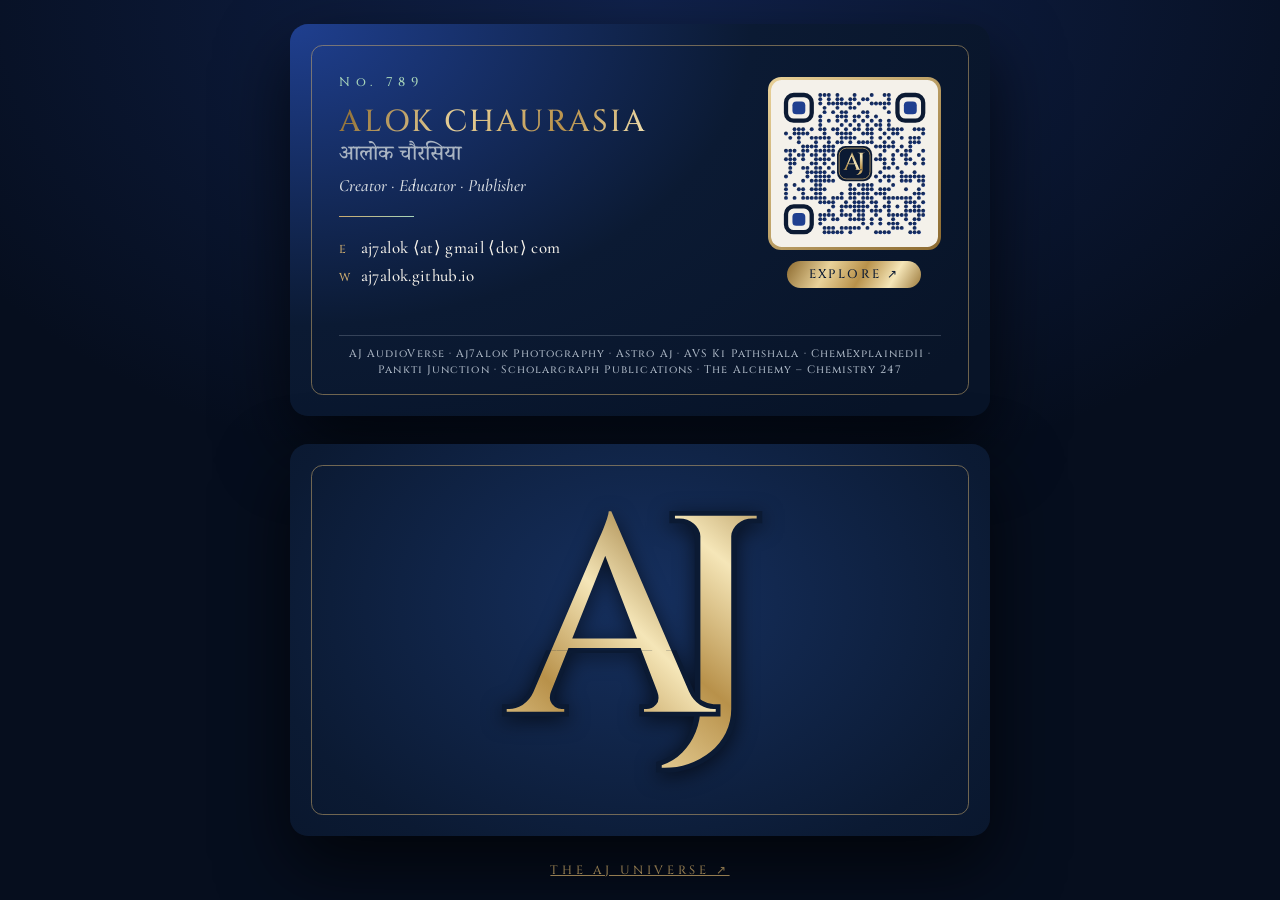
<file: card/digital/index.html>
<!doctype html><html lang="en"><head><meta charset="utf-8"><meta name="viewport" content="width=device-width,initial-scale=1,viewport-fit=cover">
<meta http-equiv="Content-Security-Policy" content="default-src 'none'; script-src 'self'; style-src 'self'; img-src 'self'; font-src 'self'; manifest-src 'self'; base-uri 'none'; form-action 'none'; object-src 'none'; upgrade-insecure-requests"><meta name="referrer" content="no-referrer"><meta http-equiv="X-Content-Type-Options" content="nosniff">
<title>Digital card — Alok Chaurasia</title><meta name="description" content="Digital visiting card of Alok Chaurasia."><meta name="theme-color" content="#0B1A33"><link rel="canonical" href="https://aj7alok.github.io/card/digital/">
<meta property="og:type" content="website"><meta property="og:title" content="Digital card — Alok Chaurasia"><meta property="og:description" content="Digital visiting card of Alok Chaurasia."><meta property="og:url" content="https://aj7alok.github.io/card/digital/"><meta property="og:image" content="https://aj7alok.github.io/og.png"><meta property="og:image:width" content="1200"><meta property="og:image:height" content="630"><meta name="twitter:card" content="summary_large_image"><meta name="twitter:image" content="https://aj7alok.github.io/og.png">
<link rel="icon" href="/favicon.svg" type="image/svg+xml"><link rel="icon" href="/favicon-32.png" sizes="32x32"><link rel="apple-touch-icon" href="/apple-touch-icon.png">
<link rel="preload" href="/fonts/cinzel.woff2" as="font" type="font/woff2" crossorigin><link rel="stylesheet" href="/assets/card.css"></head><body><div class="dig"><div class="face front"><div class="frame"></div><div class="left"><p class="eyb">No. 789</p><h1>Alok Chaurasia</h1><p class="hi">आलोक चौरसिया</p><p class="role">Creator · Educator · Publisher</p><div class="rule"></div><p class="row"><span class="k">E</span>aj7alok ⟨at⟩ gmail ⟨dot⟩ com</p><p class="row"><span class="k">W</span>aj7alok.github.io</p></div><div class="right"><div class="qr"><svg xmlns="http://www.w3.org/2000/svg" viewBox="0 0 1000 1000" role="img" aria-label="QR code to https://aj7alok.github.io/"><defs><linearGradient id="d1qn" x1="0" y1="0" x2="1" y2="1"><stop offset="0" stop-color="#0B1A33"/><stop offset="1" stop-color="#1F3F8F"/></linearGradient></defs><rect width="1000" height="1000" rx="51.282051282051285" fill="#F4F1EA"/><circle cx="294.87" cy="89.74" r="11.79" fill="url(#d1qn)"/><circle cx="320.51" cy="89.74" r="11.79" fill="url(#d1qn)"/><circle cx="346.15" cy="89.74" r="11.79" fill="url(#d1qn)"/><circle cx="397.44" cy="89.74" r="11.79" fill="url(#d1qn)"/><circle cx="500.00" cy="89.74" r="11.79" fill="url(#d1qn)"/><circle cx="602.56" cy="89.74" r="11.79" fill="url(#d1qn)"/><circle cx="679.49" cy="89.74" r="11.79" fill="url(#d1qn)"/><circle cx="705.13" cy="89.74" r="11.79" fill="url(#d1qn)"/><circle cx="294.87" cy="115.38" r="11.79" fill="url(#d1qn)"/><circle cx="346.15" cy="115.38" r="11.79" fill="url(#d1qn)"/><circle cx="397.44" cy="115.38" r="11.79" fill="url(#d1qn)"/><circle cx="423.08" cy="115.38" r="11.79" fill="url(#d1qn)"/><circle cx="474.36" cy="115.38" r="11.79" fill="url(#d1qn)"/><circle cx="500.00" cy="115.38" r="11.79" fill="url(#d1qn)"/><circle cx="551.28" cy="115.38" r="11.79" fill="url(#d1qn)"/><circle cx="576.92" cy="115.38" r="11.79" fill="url(#d1qn)"/><circle cx="705.13" cy="115.38" r="11.79" fill="url(#d1qn)"/><circle cx="294.87" cy="141.03" r="11.79" fill="url(#d1qn)"/><circle cx="346.15" cy="141.03" r="11.79" fill="url(#d1qn)"/><circle cx="371.79" cy="141.03" r="11.79" fill="url(#d1qn)"/><circle cx="397.44" cy="141.03" r="11.79" fill="url(#d1qn)"/><circle cx="423.08" cy="141.03" r="11.79" fill="url(#d1qn)"/><circle cx="448.72" cy="141.03" r="11.79" fill="url(#d1qn)"/><circle cx="474.36" cy="141.03" r="11.79" fill="url(#d1qn)"/><circle cx="525.64" cy="141.03" r="11.79" fill="url(#d1qn)"/><circle cx="602.56" cy="141.03" r="11.79" fill="url(#d1qn)"/><circle cx="628.21" cy="141.03" r="11.79" fill="url(#d1qn)"/><circle cx="653.85" cy="141.03" r="11.79" fill="url(#d1qn)"/><circle cx="679.49" cy="141.03" r="11.79" fill="url(#d1qn)"/><circle cx="705.13" cy="141.03" r="11.79" fill="url(#d1qn)"/><circle cx="320.51" cy="166.67" r="11.79" fill="url(#d1qn)"/><circle cx="397.44" cy="166.67" r="11.79" fill="url(#d1qn)"/><circle cx="474.36" cy="166.67" r="11.79" fill="url(#d1qn)"/><circle cx="500.00" cy="166.67" r="11.79" fill="url(#d1qn)"/><circle cx="679.49" cy="166.67" r="11.79" fill="url(#d1qn)"/><circle cx="320.51" cy="192.31" r="11.79" fill="url(#d1qn)"/><circle cx="371.79" cy="192.31" r="11.79" fill="url(#d1qn)"/><circle cx="423.08" cy="192.31" r="11.79" fill="url(#d1qn)"/><circle cx="448.72" cy="192.31" r="11.79" fill="url(#d1qn)"/><circle cx="551.28" cy="192.31" r="11.79" fill="url(#d1qn)"/><circle cx="576.92" cy="192.31" r="11.79" fill="url(#d1qn)"/><circle cx="705.13" cy="192.31" r="11.79" fill="url(#d1qn)"/><circle cx="294.87" cy="217.95" r="11.79" fill="url(#d1qn)"/><circle cx="397.44" cy="217.95" r="11.79" fill="url(#d1qn)"/><circle cx="423.08" cy="217.95" r="11.79" fill="url(#d1qn)"/><circle cx="448.72" cy="217.95" r="11.79" fill="url(#d1qn)"/><circle cx="500.00" cy="217.95" r="11.79" fill="url(#d1qn)"/><circle cx="525.64" cy="217.95" r="11.79" fill="url(#d1qn)"/><circle cx="576.92" cy="217.95" r="11.79" fill="url(#d1qn)"/><circle cx="628.21" cy="217.95" r="11.79" fill="url(#d1qn)"/><circle cx="294.87" cy="243.59" r="11.79" fill="url(#d1qn)"/><circle cx="346.15" cy="243.59" r="11.79" fill="url(#d1qn)"/><circle cx="397.44" cy="243.59" r="11.79" fill="url(#d1qn)"/><circle cx="448.72" cy="243.59" r="11.79" fill="url(#d1qn)"/><circle cx="500.00" cy="243.59" r="11.79" fill="url(#d1qn)"/><circle cx="551.28" cy="243.59" r="11.79" fill="url(#d1qn)"/><circle cx="602.56" cy="243.59" r="11.79" fill="url(#d1qn)"/><circle cx="653.85" cy="243.59" r="11.79" fill="url(#d1qn)"/><circle cx="705.13" cy="243.59" r="11.79" fill="url(#d1qn)"/><circle cx="294.87" cy="269.23" r="11.79" fill="url(#d1qn)"/><circle cx="423.08" cy="269.23" r="11.79" fill="url(#d1qn)"/><circle cx="474.36" cy="269.23" r="11.79" fill="url(#d1qn)"/><circle cx="525.64" cy="269.23" r="11.79" fill="url(#d1qn)"/><circle cx="576.92" cy="269.23" r="11.79" fill="url(#d1qn)"/><circle cx="628.21" cy="269.23" r="11.79" fill="url(#d1qn)"/><circle cx="653.85" cy="269.23" r="11.79" fill="url(#d1qn)"/><circle cx="705.13" cy="269.23" r="11.79" fill="url(#d1qn)"/><circle cx="141.03" cy="294.87" r="11.79" fill="url(#d1qn)"/><circle cx="166.67" cy="294.87" r="11.79" fill="url(#d1qn)"/><circle cx="192.31" cy="294.87" r="11.79" fill="url(#d1qn)"/><circle cx="243.59" cy="294.87" r="11.79" fill="url(#d1qn)"/><circle cx="294.87" cy="294.87" r="11.79" fill="url(#d1qn)"/><circle cx="320.51" cy="294.87" r="11.79" fill="url(#d1qn)"/><circle cx="371.79" cy="294.87" r="11.79" fill="url(#d1qn)"/><circle cx="397.44" cy="294.87" r="11.79" fill="url(#d1qn)"/><circle cx="448.72" cy="294.87" r="11.79" fill="url(#d1qn)"/><circle cx="500.00" cy="294.87" r="11.79" fill="url(#d1qn)"/><circle cx="525.64" cy="294.87" r="11.79" fill="url(#d1qn)"/><circle cx="576.92" cy="294.87" r="11.79" fill="url(#d1qn)"/><circle cx="602.56" cy="294.87" r="11.79" fill="url(#d1qn)"/><circle cx="653.85" cy="294.87" r="11.79" fill="url(#d1qn)"/><circle cx="705.13" cy="294.87" r="11.79" fill="url(#d1qn)"/><circle cx="730.77" cy="294.87" r="11.79" fill="url(#d1qn)"/><circle cx="756.41" cy="294.87" r="11.79" fill="url(#d1qn)"/><circle cx="782.05" cy="294.87" r="11.79" fill="url(#d1qn)"/><circle cx="858.97" cy="294.87" r="11.79" fill="url(#d1qn)"/><circle cx="884.62" cy="294.87" r="11.79" fill="url(#d1qn)"/><circle cx="910.26" cy="294.87" r="11.79" fill="url(#d1qn)"/><circle cx="89.74" cy="320.51" r="11.79" fill="url(#d1qn)"/><circle cx="141.03" cy="320.51" r="11.79" fill="url(#d1qn)"/><circle cx="166.67" cy="320.51" r="11.79" fill="url(#d1qn)"/><circle cx="192.31" cy="320.51" r="11.79" fill="url(#d1qn)"/><circle cx="217.95" cy="320.51" r="11.79" fill="url(#d1qn)"/><circle cx="320.51" cy="320.51" r="11.79" fill="url(#d1qn)"/><circle cx="397.44" cy="320.51" r="11.79" fill="url(#d1qn)"/><circle cx="423.08" cy="320.51" r="11.79" fill="url(#d1qn)"/><circle cx="448.72" cy="320.51" r="11.79" fill="url(#d1qn)"/><circle cx="474.36" cy="320.51" r="11.79" fill="url(#d1qn)"/><circle cx="551.28" cy="320.51" r="11.79" fill="url(#d1qn)"/><circle cx="576.92" cy="320.51" r="11.79" fill="url(#d1qn)"/><circle cx="602.56" cy="320.51" r="11.79" fill="url(#d1qn)"/><circle cx="679.49" cy="320.51" r="11.79" fill="url(#d1qn)"/><circle cx="730.77" cy="320.51" r="11.79" fill="url(#d1qn)"/><circle cx="756.41" cy="320.51" r="11.79" fill="url(#d1qn)"/><circle cx="910.26" cy="320.51" r="11.79" fill="url(#d1qn)"/><circle cx="115.38" cy="346.15" r="11.79" fill="url(#d1qn)"/><circle cx="166.67" cy="346.15" r="11.79" fill="url(#d1qn)"/><circle cx="243.59" cy="346.15" r="11.79" fill="url(#d1qn)"/><circle cx="269.23" cy="346.15" r="11.79" fill="url(#d1qn)"/><circle cx="294.87" cy="346.15" r="11.79" fill="url(#d1qn)"/><circle cx="320.51" cy="346.15" r="11.79" fill="url(#d1qn)"/><circle cx="346.15" cy="346.15" r="11.79" fill="url(#d1qn)"/><circle cx="423.08" cy="346.15" r="11.79" fill="url(#d1qn)"/><circle cx="448.72" cy="346.15" r="11.79" fill="url(#d1qn)"/><circle cx="474.36" cy="346.15" r="11.79" fill="url(#d1qn)"/><circle cx="500.00" cy="346.15" r="11.79" fill="url(#d1qn)"/><circle cx="602.56" cy="346.15" r="11.79" fill="url(#d1qn)"/><circle cx="653.85" cy="346.15" r="11.79" fill="url(#d1qn)"/><circle cx="705.13" cy="346.15" r="11.79" fill="url(#d1qn)"/><circle cx="782.05" cy="346.15" r="11.79" fill="url(#d1qn)"/><circle cx="833.33" cy="346.15" r="11.79" fill="url(#d1qn)"/><circle cx="858.97" cy="346.15" r="11.79" fill="url(#d1qn)"/><circle cx="884.62" cy="346.15" r="11.79" fill="url(#d1qn)"/><circle cx="166.67" cy="371.79" r="11.79" fill="url(#d1qn)"/><circle cx="269.23" cy="371.79" r="11.79" fill="url(#d1qn)"/><circle cx="346.15" cy="371.79" r="11.79" fill="url(#d1qn)"/><circle cx="397.44" cy="371.79" r="11.79" fill="url(#d1qn)"/><circle cx="423.08" cy="371.79" r="11.79" fill="url(#d1qn)"/><circle cx="474.36" cy="371.79" r="11.79" fill="url(#d1qn)"/><circle cx="525.64" cy="371.79" r="11.79" fill="url(#d1qn)"/><circle cx="551.28" cy="371.79" r="11.79" fill="url(#d1qn)"/><circle cx="576.92" cy="371.79" r="11.79" fill="url(#d1qn)"/><circle cx="602.56" cy="371.79" r="11.79" fill="url(#d1qn)"/><circle cx="679.49" cy="371.79" r="11.79" fill="url(#d1qn)"/><circle cx="730.77" cy="371.79" r="11.79" fill="url(#d1qn)"/><circle cx="833.33" cy="371.79" r="11.79" fill="url(#d1qn)"/><circle cx="858.97" cy="371.79" r="11.79" fill="url(#d1qn)"/><circle cx="884.62" cy="371.79" r="11.79" fill="url(#d1qn)"/><circle cx="192.31" cy="397.44" r="11.79" fill="url(#d1qn)"/><circle cx="217.95" cy="397.44" r="11.79" fill="url(#d1qn)"/><circle cx="243.59" cy="397.44" r="11.79" fill="url(#d1qn)"/><circle cx="269.23" cy="397.44" r="11.79" fill="url(#d1qn)"/><circle cx="320.51" cy="397.44" r="11.79" fill="url(#d1qn)"/><circle cx="346.15" cy="397.44" r="11.79" fill="url(#d1qn)"/><circle cx="371.79" cy="397.44" r="11.79" fill="url(#d1qn)"/><circle cx="628.21" cy="397.44" r="11.79" fill="url(#d1qn)"/><circle cx="653.85" cy="397.44" r="11.79" fill="url(#d1qn)"/><circle cx="679.49" cy="397.44" r="11.79" fill="url(#d1qn)"/><circle cx="705.13" cy="397.44" r="11.79" fill="url(#d1qn)"/><circle cx="730.77" cy="397.44" r="11.79" fill="url(#d1qn)"/><circle cx="782.05" cy="397.44" r="11.79" fill="url(#d1qn)"/><circle cx="833.33" cy="397.44" r="11.79" fill="url(#d1qn)"/><circle cx="89.74" cy="423.08" r="11.79" fill="url(#d1qn)"/><circle cx="115.38" cy="423.08" r="11.79" fill="url(#d1qn)"/><circle cx="141.03" cy="423.08" r="11.79" fill="url(#d1qn)"/><circle cx="192.31" cy="423.08" r="11.79" fill="url(#d1qn)"/><circle cx="217.95" cy="423.08" r="11.79" fill="url(#d1qn)"/><circle cx="269.23" cy="423.08" r="11.79" fill="url(#d1qn)"/><circle cx="294.87" cy="423.08" r="11.79" fill="url(#d1qn)"/><circle cx="320.51" cy="423.08" r="11.79" fill="url(#d1qn)"/><circle cx="346.15" cy="423.08" r="11.79" fill="url(#d1qn)"/><circle cx="371.79" cy="423.08" r="11.79" fill="url(#d1qn)"/><circle cx="679.49" cy="423.08" r="11.79" fill="url(#d1qn)"/><circle cx="756.41" cy="423.08" r="11.79" fill="url(#d1qn)"/><circle cx="807.69" cy="423.08" r="11.79" fill="url(#d1qn)"/><circle cx="833.33" cy="423.08" r="11.79" fill="url(#d1qn)"/><circle cx="910.26" cy="423.08" r="11.79" fill="url(#d1qn)"/><circle cx="115.38" cy="448.72" r="11.79" fill="url(#d1qn)"/><circle cx="166.67" cy="448.72" r="11.79" fill="url(#d1qn)"/><circle cx="192.31" cy="448.72" r="11.79" fill="url(#d1qn)"/><circle cx="243.59" cy="448.72" r="11.79" fill="url(#d1qn)"/><circle cx="269.23" cy="448.72" r="11.79" fill="url(#d1qn)"/><circle cx="320.51" cy="448.72" r="11.79" fill="url(#d1qn)"/><circle cx="371.79" cy="448.72" r="11.79" fill="url(#d1qn)"/><circle cx="653.85" cy="448.72" r="11.79" fill="url(#d1qn)"/><circle cx="730.77" cy="448.72" r="11.79" fill="url(#d1qn)"/><circle cx="782.05" cy="448.72" r="11.79" fill="url(#d1qn)"/><circle cx="807.69" cy="448.72" r="11.79" fill="url(#d1qn)"/><circle cx="884.62" cy="448.72" r="11.79" fill="url(#d1qn)"/><circle cx="89.74" cy="474.36" r="11.79" fill="url(#d1qn)"/><circle cx="115.38" cy="474.36" r="11.79" fill="url(#d1qn)"/><circle cx="141.03" cy="474.36" r="11.79" fill="url(#d1qn)"/><circle cx="192.31" cy="474.36" r="11.79" fill="url(#d1qn)"/><circle cx="269.23" cy="474.36" r="11.79" fill="url(#d1qn)"/><circle cx="294.87" cy="474.36" r="11.79" fill="url(#d1qn)"/><circle cx="320.51" cy="474.36" r="11.79" fill="url(#d1qn)"/><circle cx="346.15" cy="474.36" r="11.79" fill="url(#d1qn)"/><circle cx="628.21" cy="474.36" r="11.79" fill="url(#d1qn)"/><circle cx="653.85" cy="474.36" r="11.79" fill="url(#d1qn)"/><circle cx="679.49" cy="474.36" r="11.79" fill="url(#d1qn)"/><circle cx="730.77" cy="474.36" r="11.79" fill="url(#d1qn)"/><circle cx="807.69" cy="474.36" r="11.79" fill="url(#d1qn)"/><circle cx="833.33" cy="474.36" r="11.79" fill="url(#d1qn)"/><circle cx="910.26" cy="474.36" r="11.79" fill="url(#d1qn)"/><circle cx="115.38" cy="500.00" r="11.79" fill="url(#d1qn)"/><circle cx="141.03" cy="500.00" r="11.79" fill="url(#d1qn)"/><circle cx="243.59" cy="500.00" r="11.79" fill="url(#d1qn)"/><circle cx="269.23" cy="500.00" r="11.79" fill="url(#d1qn)"/><circle cx="320.51" cy="500.00" r="11.79" fill="url(#d1qn)"/><circle cx="371.79" cy="500.00" r="11.79" fill="url(#d1qn)"/><circle cx="679.49" cy="500.00" r="11.79" fill="url(#d1qn)"/><circle cx="730.77" cy="500.00" r="11.79" fill="url(#d1qn)"/><circle cx="807.69" cy="500.00" r="11.79" fill="url(#d1qn)"/><circle cx="858.97" cy="500.00" r="11.79" fill="url(#d1qn)"/><circle cx="910.26" cy="500.00" r="11.79" fill="url(#d1qn)"/><circle cx="115.38" cy="525.64" r="11.79" fill="url(#d1qn)"/><circle cx="192.31" cy="525.64" r="11.79" fill="url(#d1qn)"/><circle cx="217.95" cy="525.64" r="11.79" fill="url(#d1qn)"/><circle cx="269.23" cy="525.64" r="11.79" fill="url(#d1qn)"/><circle cx="294.87" cy="525.64" r="11.79" fill="url(#d1qn)"/><circle cx="346.15" cy="525.64" r="11.79" fill="url(#d1qn)"/><circle cx="679.49" cy="525.64" r="11.79" fill="url(#d1qn)"/><circle cx="705.13" cy="525.64" r="11.79" fill="url(#d1qn)"/><circle cx="756.41" cy="525.64" r="11.79" fill="url(#d1qn)"/><circle cx="115.38" cy="551.28" r="11.79" fill="url(#d1qn)"/><circle cx="217.95" cy="551.28" r="11.79" fill="url(#d1qn)"/><circle cx="243.59" cy="551.28" r="11.79" fill="url(#d1qn)"/><circle cx="269.23" cy="551.28" r="11.79" fill="url(#d1qn)"/><circle cx="294.87" cy="551.28" r="11.79" fill="url(#d1qn)"/><circle cx="320.51" cy="551.28" r="11.79" fill="url(#d1qn)"/><circle cx="371.79" cy="551.28" r="11.79" fill="url(#d1qn)"/><circle cx="653.85" cy="551.28" r="11.79" fill="url(#d1qn)"/><circle cx="782.05" cy="551.28" r="11.79" fill="url(#d1qn)"/><circle cx="858.97" cy="551.28" r="11.79" fill="url(#d1qn)"/><circle cx="89.74" cy="576.92" r="11.79" fill="url(#d1qn)"/><circle cx="217.95" cy="576.92" r="11.79" fill="url(#d1qn)"/><circle cx="269.23" cy="576.92" r="11.79" fill="url(#d1qn)"/><circle cx="294.87" cy="576.92" r="11.79" fill="url(#d1qn)"/><circle cx="320.51" cy="576.92" r="11.79" fill="url(#d1qn)"/><circle cx="346.15" cy="576.92" r="11.79" fill="url(#d1qn)"/><circle cx="628.21" cy="576.92" r="11.79" fill="url(#d1qn)"/><circle cx="679.49" cy="576.92" r="11.79" fill="url(#d1qn)"/><circle cx="705.13" cy="576.92" r="11.79" fill="url(#d1qn)"/><circle cx="730.77" cy="576.92" r="11.79" fill="url(#d1qn)"/><circle cx="782.05" cy="576.92" r="11.79" fill="url(#d1qn)"/><circle cx="807.69" cy="576.92" r="11.79" fill="url(#d1qn)"/><circle cx="833.33" cy="576.92" r="11.79" fill="url(#d1qn)"/><circle cx="858.97" cy="576.92" r="11.79" fill="url(#d1qn)"/><circle cx="884.62" cy="576.92" r="11.79" fill="url(#d1qn)"/><circle cx="910.26" cy="576.92" r="11.79" fill="url(#d1qn)"/><circle cx="192.31" cy="602.56" r="11.79" fill="url(#d1qn)"/><circle cx="243.59" cy="602.56" r="11.79" fill="url(#d1qn)"/><circle cx="269.23" cy="602.56" r="11.79" fill="url(#d1qn)"/><circle cx="294.87" cy="602.56" r="11.79" fill="url(#d1qn)"/><circle cx="320.51" cy="602.56" r="11.79" fill="url(#d1qn)"/><circle cx="346.15" cy="602.56" r="11.79" fill="url(#d1qn)"/><circle cx="371.79" cy="602.56" r="11.79" fill="url(#d1qn)"/><circle cx="653.85" cy="602.56" r="11.79" fill="url(#d1qn)"/><circle cx="705.13" cy="602.56" r="11.79" fill="url(#d1qn)"/><circle cx="782.05" cy="602.56" r="11.79" fill="url(#d1qn)"/><circle cx="807.69" cy="602.56" r="11.79" fill="url(#d1qn)"/><circle cx="833.33" cy="602.56" r="11.79" fill="url(#d1qn)"/><circle cx="884.62" cy="602.56" r="11.79" fill="url(#d1qn)"/><circle cx="910.26" cy="602.56" r="11.79" fill="url(#d1qn)"/><circle cx="89.74" cy="628.21" r="11.79" fill="url(#d1qn)"/><circle cx="141.03" cy="628.21" r="11.79" fill="url(#d1qn)"/><circle cx="269.23" cy="628.21" r="11.79" fill="url(#d1qn)"/><circle cx="294.87" cy="628.21" r="11.79" fill="url(#d1qn)"/><circle cx="474.36" cy="628.21" r="11.79" fill="url(#d1qn)"/><circle cx="525.64" cy="628.21" r="11.79" fill="url(#d1qn)"/><circle cx="551.28" cy="628.21" r="11.79" fill="url(#d1qn)"/><circle cx="576.92" cy="628.21" r="11.79" fill="url(#d1qn)"/><circle cx="602.56" cy="628.21" r="11.79" fill="url(#d1qn)"/><circle cx="730.77" cy="628.21" r="11.79" fill="url(#d1qn)"/><circle cx="910.26" cy="628.21" r="11.79" fill="url(#d1qn)"/><circle cx="89.74" cy="653.85" r="11.79" fill="url(#d1qn)"/><circle cx="166.67" cy="653.85" r="11.79" fill="url(#d1qn)"/><circle cx="192.31" cy="653.85" r="11.79" fill="url(#d1qn)"/><circle cx="243.59" cy="653.85" r="11.79" fill="url(#d1qn)"/><circle cx="269.23" cy="653.85" r="11.79" fill="url(#d1qn)"/><circle cx="294.87" cy="653.85" r="11.79" fill="url(#d1qn)"/><circle cx="320.51" cy="653.85" r="11.79" fill="url(#d1qn)"/><circle cx="474.36" cy="653.85" r="11.79" fill="url(#d1qn)"/><circle cx="500.00" cy="653.85" r="11.79" fill="url(#d1qn)"/><circle cx="551.28" cy="653.85" r="11.79" fill="url(#d1qn)"/><circle cx="576.92" cy="653.85" r="11.79" fill="url(#d1qn)"/><circle cx="602.56" cy="653.85" r="11.79" fill="url(#d1qn)"/><circle cx="653.85" cy="653.85" r="11.79" fill="url(#d1qn)"/><circle cx="679.49" cy="653.85" r="11.79" fill="url(#d1qn)"/><circle cx="705.13" cy="653.85" r="11.79" fill="url(#d1qn)"/><circle cx="807.69" cy="653.85" r="11.79" fill="url(#d1qn)"/><circle cx="884.62" cy="653.85" r="11.79" fill="url(#d1qn)"/><circle cx="89.74" cy="679.49" r="11.79" fill="url(#d1qn)"/><circle cx="192.31" cy="679.49" r="11.79" fill="url(#d1qn)"/><circle cx="269.23" cy="679.49" r="11.79" fill="url(#d1qn)"/><circle cx="294.87" cy="679.49" r="11.79" fill="url(#d1qn)"/><circle cx="423.08" cy="679.49" r="11.79" fill="url(#d1qn)"/><circle cx="474.36" cy="679.49" r="11.79" fill="url(#d1qn)"/><circle cx="500.00" cy="679.49" r="11.79" fill="url(#d1qn)"/><circle cx="525.64" cy="679.49" r="11.79" fill="url(#d1qn)"/><circle cx="551.28" cy="679.49" r="11.79" fill="url(#d1qn)"/><circle cx="576.92" cy="679.49" r="11.79" fill="url(#d1qn)"/><circle cx="628.21" cy="679.49" r="11.79" fill="url(#d1qn)"/><circle cx="653.85" cy="679.49" r="11.79" fill="url(#d1qn)"/><circle cx="679.49" cy="679.49" r="11.79" fill="url(#d1qn)"/><circle cx="858.97" cy="679.49" r="11.79" fill="url(#d1qn)"/><circle cx="884.62" cy="679.49" r="11.79" fill="url(#d1qn)"/><circle cx="910.26" cy="679.49" r="11.79" fill="url(#d1qn)"/><circle cx="89.74" cy="705.13" r="11.79" fill="url(#d1qn)"/><circle cx="141.03" cy="705.13" r="11.79" fill="url(#d1qn)"/><circle cx="192.31" cy="705.13" r="11.79" fill="url(#d1qn)"/><circle cx="217.95" cy="705.13" r="11.79" fill="url(#d1qn)"/><circle cx="243.59" cy="705.13" r="11.79" fill="url(#d1qn)"/><circle cx="269.23" cy="705.13" r="11.79" fill="url(#d1qn)"/><circle cx="294.87" cy="705.13" r="11.79" fill="url(#d1qn)"/><circle cx="320.51" cy="705.13" r="11.79" fill="url(#d1qn)"/><circle cx="371.79" cy="705.13" r="11.79" fill="url(#d1qn)"/><circle cx="397.44" cy="705.13" r="11.79" fill="url(#d1qn)"/><circle cx="423.08" cy="705.13" r="11.79" fill="url(#d1qn)"/><circle cx="474.36" cy="705.13" r="11.79" fill="url(#d1qn)"/><circle cx="500.00" cy="705.13" r="11.79" fill="url(#d1qn)"/><circle cx="551.28" cy="705.13" r="11.79" fill="url(#d1qn)"/><circle cx="576.92" cy="705.13" r="11.79" fill="url(#d1qn)"/><circle cx="602.56" cy="705.13" r="11.79" fill="url(#d1qn)"/><circle cx="679.49" cy="705.13" r="11.79" fill="url(#d1qn)"/><circle cx="705.13" cy="705.13" r="11.79" fill="url(#d1qn)"/><circle cx="730.77" cy="705.13" r="11.79" fill="url(#d1qn)"/><circle cx="756.41" cy="705.13" r="11.79" fill="url(#d1qn)"/><circle cx="782.05" cy="705.13" r="11.79" fill="url(#d1qn)"/><circle cx="807.69" cy="705.13" r="11.79" fill="url(#d1qn)"/><circle cx="833.33" cy="705.13" r="11.79" fill="url(#d1qn)"/><circle cx="884.62" cy="705.13" r="11.79" fill="url(#d1qn)"/><circle cx="294.87" cy="730.77" r="11.79" fill="url(#d1qn)"/><circle cx="320.51" cy="730.77" r="11.79" fill="url(#d1qn)"/><circle cx="346.15" cy="730.77" r="11.79" fill="url(#d1qn)"/><circle cx="371.79" cy="730.77" r="11.79" fill="url(#d1qn)"/><circle cx="448.72" cy="730.77" r="11.79" fill="url(#d1qn)"/><circle cx="500.00" cy="730.77" r="11.79" fill="url(#d1qn)"/><circle cx="525.64" cy="730.77" r="11.79" fill="url(#d1qn)"/><circle cx="551.28" cy="730.77" r="11.79" fill="url(#d1qn)"/><circle cx="602.56" cy="730.77" r="11.79" fill="url(#d1qn)"/><circle cx="628.21" cy="730.77" r="11.79" fill="url(#d1qn)"/><circle cx="705.13" cy="730.77" r="11.79" fill="url(#d1qn)"/><circle cx="807.69" cy="730.77" r="11.79" fill="url(#d1qn)"/><circle cx="833.33" cy="730.77" r="11.79" fill="url(#d1qn)"/><circle cx="858.97" cy="730.77" r="11.79" fill="url(#d1qn)"/><circle cx="910.26" cy="730.77" r="11.79" fill="url(#d1qn)"/><circle cx="371.79" cy="756.41" r="11.79" fill="url(#d1qn)"/><circle cx="423.08" cy="756.41" r="11.79" fill="url(#d1qn)"/><circle cx="448.72" cy="756.41" r="11.79" fill="url(#d1qn)"/><circle cx="474.36" cy="756.41" r="11.79" fill="url(#d1qn)"/><circle cx="500.00" cy="756.41" r="11.79" fill="url(#d1qn)"/><circle cx="525.64" cy="756.41" r="11.79" fill="url(#d1qn)"/><circle cx="551.28" cy="756.41" r="11.79" fill="url(#d1qn)"/><circle cx="576.92" cy="756.41" r="11.79" fill="url(#d1qn)"/><circle cx="628.21" cy="756.41" r="11.79" fill="url(#d1qn)"/><circle cx="679.49" cy="756.41" r="11.79" fill="url(#d1qn)"/><circle cx="705.13" cy="756.41" r="11.79" fill="url(#d1qn)"/><circle cx="756.41" cy="756.41" r="11.79" fill="url(#d1qn)"/><circle cx="807.69" cy="756.41" r="11.79" fill="url(#d1qn)"/><circle cx="858.97" cy="756.41" r="11.79" fill="url(#d1qn)"/><circle cx="884.62" cy="756.41" r="11.79" fill="url(#d1qn)"/><circle cx="346.15" cy="782.05" r="11.79" fill="url(#d1qn)"/><circle cx="423.08" cy="782.05" r="11.79" fill="url(#d1qn)"/><circle cx="500.00" cy="782.05" r="11.79" fill="url(#d1qn)"/><circle cx="525.64" cy="782.05" r="11.79" fill="url(#d1qn)"/><circle cx="551.28" cy="782.05" r="11.79" fill="url(#d1qn)"/><circle cx="602.56" cy="782.05" r="11.79" fill="url(#d1qn)"/><circle cx="628.21" cy="782.05" r="11.79" fill="url(#d1qn)"/><circle cx="653.85" cy="782.05" r="11.79" fill="url(#d1qn)"/><circle cx="705.13" cy="782.05" r="11.79" fill="url(#d1qn)"/><circle cx="807.69" cy="782.05" r="11.79" fill="url(#d1qn)"/><circle cx="833.33" cy="782.05" r="11.79" fill="url(#d1qn)"/><circle cx="858.97" cy="782.05" r="11.79" fill="url(#d1qn)"/><circle cx="884.62" cy="782.05" r="11.79" fill="url(#d1qn)"/><circle cx="910.26" cy="782.05" r="11.79" fill="url(#d1qn)"/><circle cx="294.87" cy="807.69" r="11.79" fill="url(#d1qn)"/><circle cx="320.51" cy="807.69" r="11.79" fill="url(#d1qn)"/><circle cx="346.15" cy="807.69" r="11.79" fill="url(#d1qn)"/><circle cx="371.79" cy="807.69" r="11.79" fill="url(#d1qn)"/><circle cx="423.08" cy="807.69" r="11.79" fill="url(#d1qn)"/><circle cx="448.72" cy="807.69" r="11.79" fill="url(#d1qn)"/><circle cx="474.36" cy="807.69" r="11.79" fill="url(#d1qn)"/><circle cx="525.64" cy="807.69" r="11.79" fill="url(#d1qn)"/><circle cx="551.28" cy="807.69" r="11.79" fill="url(#d1qn)"/><circle cx="628.21" cy="807.69" r="11.79" fill="url(#d1qn)"/><circle cx="705.13" cy="807.69" r="11.79" fill="url(#d1qn)"/><circle cx="730.77" cy="807.69" r="11.79" fill="url(#d1qn)"/><circle cx="756.41" cy="807.69" r="11.79" fill="url(#d1qn)"/><circle cx="782.05" cy="807.69" r="11.79" fill="url(#d1qn)"/><circle cx="807.69" cy="807.69" r="11.79" fill="url(#d1qn)"/><circle cx="884.62" cy="807.69" r="11.79" fill="url(#d1qn)"/><circle cx="910.26" cy="807.69" r="11.79" fill="url(#d1qn)"/><circle cx="294.87" cy="833.33" r="11.79" fill="url(#d1qn)"/><circle cx="320.51" cy="833.33" r="11.79" fill="url(#d1qn)"/><circle cx="371.79" cy="833.33" r="11.79" fill="url(#d1qn)"/><circle cx="397.44" cy="833.33" r="11.79" fill="url(#d1qn)"/><circle cx="474.36" cy="833.33" r="11.79" fill="url(#d1qn)"/><circle cx="500.00" cy="833.33" r="11.79" fill="url(#d1qn)"/><circle cx="525.64" cy="833.33" r="11.79" fill="url(#d1qn)"/><circle cx="551.28" cy="833.33" r="11.79" fill="url(#d1qn)"/><circle cx="602.56" cy="833.33" r="11.79" fill="url(#d1qn)"/><circle cx="653.85" cy="833.33" r="11.79" fill="url(#d1qn)"/><circle cx="730.77" cy="833.33" r="11.79" fill="url(#d1qn)"/><circle cx="807.69" cy="833.33" r="11.79" fill="url(#d1qn)"/><circle cx="858.97" cy="833.33" r="11.79" fill="url(#d1qn)"/><circle cx="884.62" cy="833.33" r="11.79" fill="url(#d1qn)"/><circle cx="294.87" cy="858.97" r="11.79" fill="url(#d1qn)"/><circle cx="551.28" cy="858.97" r="11.79" fill="url(#d1qn)"/><circle cx="602.56" cy="858.97" r="11.79" fill="url(#d1qn)"/><circle cx="653.85" cy="858.97" r="11.79" fill="url(#d1qn)"/><circle cx="705.13" cy="858.97" r="11.79" fill="url(#d1qn)"/><circle cx="730.77" cy="858.97" r="11.79" fill="url(#d1qn)"/><circle cx="756.41" cy="858.97" r="11.79" fill="url(#d1qn)"/><circle cx="833.33" cy="858.97" r="11.79" fill="url(#d1qn)"/><circle cx="858.97" cy="858.97" r="11.79" fill="url(#d1qn)"/><circle cx="320.51" cy="884.62" r="11.79" fill="url(#d1qn)"/><circle cx="346.15" cy="884.62" r="11.79" fill="url(#d1qn)"/><circle cx="371.79" cy="884.62" r="11.79" fill="url(#d1qn)"/><circle cx="423.08" cy="884.62" r="11.79" fill="url(#d1qn)"/><circle cx="448.72" cy="884.62" r="11.79" fill="url(#d1qn)"/><circle cx="474.36" cy="884.62" r="11.79" fill="url(#d1qn)"/><circle cx="500.00" cy="884.62" r="11.79" fill="url(#d1qn)"/><circle cx="525.64" cy="884.62" r="11.79" fill="url(#d1qn)"/><circle cx="576.92" cy="884.62" r="11.79" fill="url(#d1qn)"/><circle cx="730.77" cy="884.62" r="11.79" fill="url(#d1qn)"/><circle cx="756.41" cy="884.62" r="11.79" fill="url(#d1qn)"/><circle cx="782.05" cy="884.62" r="11.79" fill="url(#d1qn)"/><circle cx="858.97" cy="884.62" r="11.79" fill="url(#d1qn)"/><circle cx="320.51" cy="910.26" r="11.79" fill="url(#d1qn)"/><circle cx="346.15" cy="910.26" r="11.79" fill="url(#d1qn)"/><circle cx="371.79" cy="910.26" r="11.79" fill="url(#d1qn)"/><circle cx="397.44" cy="910.26" r="11.79" fill="url(#d1qn)"/><circle cx="423.08" cy="910.26" r="11.79" fill="url(#d1qn)"/><circle cx="474.36" cy="910.26" r="11.79" fill="url(#d1qn)"/><circle cx="628.21" cy="910.26" r="11.79" fill="url(#d1qn)"/><circle cx="653.85" cy="910.26" r="11.79" fill="url(#d1qn)"/><circle cx="679.49" cy="910.26" r="11.79" fill="url(#d1qn)"/><circle cx="705.13" cy="910.26" r="11.79" fill="url(#d1qn)"/><circle cx="833.33" cy="910.26" r="11.79" fill="url(#d1qn)"/><circle cx="858.97" cy="910.26" r="11.79" fill="url(#d1qn)"/><circle cx="884.62" cy="910.26" r="11.79" fill="url(#d1qn)"/><rect x="89.74" y="89.74" width="153.85" height="153.85" rx="46.15" fill="none" stroke="#0B1A33" stroke-width="25.64"/><rect x="128.21" y="128.21" width="76.92" height="76.92" rx="23.08" fill="#1F3F8F"/><rect x="756.41" y="89.74" width="153.85" height="153.85" rx="46.15" fill="none" stroke="#0B1A33" stroke-width="25.64"/><rect x="794.87" y="128.21" width="76.92" height="76.92" rx="23.08" fill="#1F3F8F"/><rect x="89.74" y="756.41" width="153.85" height="153.85" rx="46.15" fill="none" stroke="#0B1A33" stroke-width="25.64"/><rect x="128.21" y="794.87" width="76.92" height="76.92" rx="23.08" fill="#1F3F8F"/><rect x="394.87" y="394.87" width="210.26" height="210.26" rx="50.77" fill="#0B1A33"/><rect x="407.69" y="407.69" width="184.62" height="184.62" rx="43.85" fill="none" stroke="#C9A96E" stroke-width="4.62"/><svg x="425.64" y="425.64" width="148.72" height="148.72" xmlns="http://www.w3.org/2000/svg" viewBox="-40 -760 1000 1010" role="img" aria-label="AJ monogram"><defs><linearGradient id="gd1qm" gradientUnits="userSpaceOnUse" x1="0" y1="-760" x2="1000" y2="250"><stop offset="0.00" stop-color="#8C6A2F"/><stop offset="0.25" stop-color="#E9D29A"/><stop offset="0.50" stop-color="#B8914A"/><stop offset="0.75" stop-color="#F5E6B8"/><stop offset="1.00" stop-color="#9C7A3C"/></linearGradient></defs><g transform="scale(1,-1)"><g fill="url(#gd1qm)"><path d="M357.380859375 716.02392578125 663.50048828125 6H547.129638671875L323.820556640625 588.438720703125ZM142.380859375 73Q134.97607421875 53 139.97607421875 39.0Q144.97607421875 25 156.678466796875 17.5Q168.380859375 10 180.380859375 10H189.380859375V0H-16.07177734375V10Q-16.07177734375 10 -11.57177734375 10.0Q-7.07177734375 10 -7.07177734375 10Q15.92822265625 10 40.42822265625 24.5Q64.92822265625 39 80.92822265625 73ZM357.380859375 716.02392578125 364.559326171875 628.6181640625 114.5712890625 3H50.321044921875L307.3330078125 603.7138671875Q308.344970703125 605.535400390625 314.4521484375 619.4521484375Q320.559326171875 633.368896484375 328.464111328125 652.380859375Q336.368896484375 671.392822265625 342.273681640625 689.202392578125Q348.178466796875 707.011962890625 348.380859375 716.02392578125ZM486.439697265625 261.463623046875V227.415771484375H179.511474609375V261.463623046875ZM521.320068359375 73H634.488525390625Q649.893310546875 39 674.69091796875 24.5Q699.488525390625 10 722.488525390625 10Q722.488525390625 10 726.488525390625 10.0Q730.488525390625 10 730.488525390625 10V0H474.320068359375V10H483.320068359375Q502.5224609375 10 517.6236572265625 26.5Q532.724853515625 43 521.320068359375 73Z"/></g><g fill="url(#gd1qm)" stroke="#0B1A33" stroke-width="34" paint-order="stroke"><path d="M225.275146484375 700V10.11962890625Q225.275146484375 -36.3330078125 208.64404296875 -75.464111328125Q192.012939453125 -114.59521484375 162.7626953125 -142.9107666015625Q133.512451171875 -171.226318359375 95.5538330078125 -186.4227294921875Q57.59521484375 -201.619140625 14.940185546875 -200V-191Q50.97607421875 -176.97607421875 77.273681640625 -145.5533447265625Q103.5712890625 -114.130615234375 117.7557373046875 -72.511474609375Q131.940185546875 -30.892333984375 131.940185546875 13.11962890625V700ZM134.940185546875 627H131.940185546875Q130.940185546875 653 112.440185546875 671.5Q93.940185546875 690 67.940185546875 690Q67.940185546875 690 61.440185546875 690.0Q54.940185546875 690 54.940185546875 690V700H134.940185546875ZM222.275146484375 627V700H302.275146484375V690Q302.275146484375 690 295.775146484375 690.0Q289.275146484375 690 289.275146484375 690Q263.275146484375 690 244.775146484375 671.5Q226.275146484375 653 225.275146484375 627Z" transform="translate(520,0) scale(1.18,1.0)"/></g><clipPath id="cd1qm"><rect x="-100" y="-300" width="1200" height="520"/></clipPath><g clip-path="url(#cd1qm)" fill="url(#gd1qm)" stroke="#0B1A33" stroke-width="34" paint-order="stroke"><path d="M357.380859375 716.02392578125 663.50048828125 6H547.129638671875L323.820556640625 588.438720703125ZM142.380859375 73Q134.97607421875 53 139.97607421875 39.0Q144.97607421875 25 156.678466796875 17.5Q168.380859375 10 180.380859375 10H189.380859375V0H-16.07177734375V10Q-16.07177734375 10 -11.57177734375 10.0Q-7.07177734375 10 -7.07177734375 10Q15.92822265625 10 40.42822265625 24.5Q64.92822265625 39 80.92822265625 73ZM357.380859375 716.02392578125 364.559326171875 628.6181640625 114.5712890625 3H50.321044921875L307.3330078125 603.7138671875Q308.344970703125 605.535400390625 314.4521484375 619.4521484375Q320.559326171875 633.368896484375 328.464111328125 652.380859375Q336.368896484375 671.392822265625 342.273681640625 689.202392578125Q348.178466796875 707.011962890625 348.380859375 716.02392578125ZM486.439697265625 261.463623046875V227.415771484375H179.511474609375V261.463623046875ZM521.320068359375 73H634.488525390625Q649.893310546875 39 674.69091796875 24.5Q699.488525390625 10 722.488525390625 10Q722.488525390625 10 726.488525390625 10.0Q730.488525390625 10 730.488525390625 10V0H474.320068359375V10H483.320068359375Q502.5224609375 10 517.6236572265625 26.5Q532.724853515625 43 521.320068359375 73Z"/></g><g clip-path="url(#cd1qm)" fill="url(#gd1qm)"><path d="M225.275146484375 700V10.11962890625Q225.275146484375 -36.3330078125 208.64404296875 -75.464111328125Q192.012939453125 -114.59521484375 162.7626953125 -142.9107666015625Q133.512451171875 -171.226318359375 95.5538330078125 -186.4227294921875Q57.59521484375 -201.619140625 14.940185546875 -200V-191Q50.97607421875 -176.97607421875 77.273681640625 -145.5533447265625Q103.5712890625 -114.130615234375 117.7557373046875 -72.511474609375Q131.940185546875 -30.892333984375 131.940185546875 13.11962890625V700ZM134.940185546875 627H131.940185546875Q130.940185546875 653 112.440185546875 671.5Q93.940185546875 690 67.940185546875 690Q67.940185546875 690 61.440185546875 690.0Q54.940185546875 690 54.940185546875 690V700H134.940185546875ZM222.275146484375 627V700H302.275146484375V690Q302.275146484375 690 295.775146484375 690.0Q289.275146484375 690 289.275146484375 690Q263.275146484375 690 244.775146484375 671.5Q226.275146484375 653 225.275146484375 627Z" transform="translate(520,0) scale(1.18,1.0)" clip-path="none" opacity="0"/></g></g></svg></svg></div><a class="explore" href="https://aj7alok.github.io/" target="_blank" rel="noopener noreferrer">Explore ↗</a></div><p class="brands">AJ AudioVerse · Aj7alok Photography · Astro Aj · AVS Ki Pathshala · ChemExplained11 · Pankti Junction · Scholargraph Publications · The Alchemy – Chemistry 247</p></div></div><div class="dig"><div class="face back"><div class="frame"></div><div class="bm"><svg xmlns="http://www.w3.org/2000/svg" viewBox="-40 -760 1000 1010" role="img" aria-label="AJ monogram"><defs><linearGradient id="gd2" gradientUnits="userSpaceOnUse" x1="0" y1="-760" x2="1000" y2="250"><stop offset="0.00" stop-color="#8C6A2F"/><stop offset="0.25" stop-color="#E9D29A"/><stop offset="0.50" stop-color="#B8914A"/><stop offset="0.75" stop-color="#F5E6B8"/><stop offset="1.00" stop-color="#9C7A3C"/></linearGradient></defs><g transform="scale(1,-1)"><g fill="url(#gd2)"><path d="M357.380859375 716.02392578125 663.50048828125 6H547.129638671875L323.820556640625 588.438720703125ZM142.380859375 73Q134.97607421875 53 139.97607421875 39.0Q144.97607421875 25 156.678466796875 17.5Q168.380859375 10 180.380859375 10H189.380859375V0H-16.07177734375V10Q-16.07177734375 10 -11.57177734375 10.0Q-7.07177734375 10 -7.07177734375 10Q15.92822265625 10 40.42822265625 24.5Q64.92822265625 39 80.92822265625 73ZM357.380859375 716.02392578125 364.559326171875 628.6181640625 114.5712890625 3H50.321044921875L307.3330078125 603.7138671875Q308.344970703125 605.535400390625 314.4521484375 619.4521484375Q320.559326171875 633.368896484375 328.464111328125 652.380859375Q336.368896484375 671.392822265625 342.273681640625 689.202392578125Q348.178466796875 707.011962890625 348.380859375 716.02392578125ZM486.439697265625 261.463623046875V227.415771484375H179.511474609375V261.463623046875ZM521.320068359375 73H634.488525390625Q649.893310546875 39 674.69091796875 24.5Q699.488525390625 10 722.488525390625 10Q722.488525390625 10 726.488525390625 10.0Q730.488525390625 10 730.488525390625 10V0H474.320068359375V10H483.320068359375Q502.5224609375 10 517.6236572265625 26.5Q532.724853515625 43 521.320068359375 73Z"/></g><g fill="url(#gd2)" stroke="#0B1A33" stroke-width="34" paint-order="stroke"><path d="M225.275146484375 700V10.11962890625Q225.275146484375 -36.3330078125 208.64404296875 -75.464111328125Q192.012939453125 -114.59521484375 162.7626953125 -142.9107666015625Q133.512451171875 -171.226318359375 95.5538330078125 -186.4227294921875Q57.59521484375 -201.619140625 14.940185546875 -200V-191Q50.97607421875 -176.97607421875 77.273681640625 -145.5533447265625Q103.5712890625 -114.130615234375 117.7557373046875 -72.511474609375Q131.940185546875 -30.892333984375 131.940185546875 13.11962890625V700ZM134.940185546875 627H131.940185546875Q130.940185546875 653 112.440185546875 671.5Q93.940185546875 690 67.940185546875 690Q67.940185546875 690 61.440185546875 690.0Q54.940185546875 690 54.940185546875 690V700H134.940185546875ZM222.275146484375 627V700H302.275146484375V690Q302.275146484375 690 295.775146484375 690.0Q289.275146484375 690 289.275146484375 690Q263.275146484375 690 244.775146484375 671.5Q226.275146484375 653 225.275146484375 627Z" transform="translate(520,0) scale(1.18,1.0)"/></g><clipPath id="cd2"><rect x="-100" y="-300" width="1200" height="520"/></clipPath><g clip-path="url(#cd2)" fill="url(#gd2)" stroke="#0B1A33" stroke-width="34" paint-order="stroke"><path d="M357.380859375 716.02392578125 663.50048828125 6H547.129638671875L323.820556640625 588.438720703125ZM142.380859375 73Q134.97607421875 53 139.97607421875 39.0Q144.97607421875 25 156.678466796875 17.5Q168.380859375 10 180.380859375 10H189.380859375V0H-16.07177734375V10Q-16.07177734375 10 -11.57177734375 10.0Q-7.07177734375 10 -7.07177734375 10Q15.92822265625 10 40.42822265625 24.5Q64.92822265625 39 80.92822265625 73ZM357.380859375 716.02392578125 364.559326171875 628.6181640625 114.5712890625 3H50.321044921875L307.3330078125 603.7138671875Q308.344970703125 605.535400390625 314.4521484375 619.4521484375Q320.559326171875 633.368896484375 328.464111328125 652.380859375Q336.368896484375 671.392822265625 342.273681640625 689.202392578125Q348.178466796875 707.011962890625 348.380859375 716.02392578125ZM486.439697265625 261.463623046875V227.415771484375H179.511474609375V261.463623046875ZM521.320068359375 73H634.488525390625Q649.893310546875 39 674.69091796875 24.5Q699.488525390625 10 722.488525390625 10Q722.488525390625 10 726.488525390625 10.0Q730.488525390625 10 730.488525390625 10V0H474.320068359375V10H483.320068359375Q502.5224609375 10 517.6236572265625 26.5Q532.724853515625 43 521.320068359375 73Z"/></g><g clip-path="url(#cd2)" fill="url(#gd2)"><path d="M225.275146484375 700V10.11962890625Q225.275146484375 -36.3330078125 208.64404296875 -75.464111328125Q192.012939453125 -114.59521484375 162.7626953125 -142.9107666015625Q133.512451171875 -171.226318359375 95.5538330078125 -186.4227294921875Q57.59521484375 -201.619140625 14.940185546875 -200V-191Q50.97607421875 -176.97607421875 77.273681640625 -145.5533447265625Q103.5712890625 -114.130615234375 117.7557373046875 -72.511474609375Q131.940185546875 -30.892333984375 131.940185546875 13.11962890625V700ZM134.940185546875 627H131.940185546875Q130.940185546875 653 112.440185546875 671.5Q93.940185546875 690 67.940185546875 690Q67.940185546875 690 61.440185546875 690.0Q54.940185546875 690 54.940185546875 690V700H134.940185546875ZM222.275146484375 627V700H302.275146484375V690Q302.275146484375 690 295.775146484375 690.0Q289.275146484375 690 289.275146484375 690Q263.275146484375 690 244.775146484375 671.5Q226.275146484375 653 225.275146484375 627Z" transform="translate(520,0) scale(1.18,1.0)" clip-path="none" opacity="0"/></g></g></svg></div></div></div><p class="hint"><a href="/">The AJ Universe ↗</a></p></body></html>
</file>
<file: assets/site.css>
@font-face{font-family:Cinzel;src:url(/fonts/cinzel.woff2) format("woff2");font-display:swap}@font-face{font-family:Corm;src:url(/fonts/cormorant.woff2) format("woff2");font-display:swap}@font-face{font-family:Corm;font-style:italic;src:url(/fonts/cormorant-italic.woff2) format("woff2");font-display:swap}@font-face{font-family:Pinyon;src:url(/fonts/pinyon.woff2) format("woff2")}@font-face{font-family:Deva;src:url(/fonts/devanagari.woff2) format("woff2")}
:root{--navy:#0B1A33;--royal:#1F3F8F;--slate:#5B6B7F;--mist:#A9B4C2;--sage:#A8D5BA;--gold:#C9A96E;--ivory:#F4F1EA;--goldg:linear-gradient(120deg,#8C6A2F,#E9D29A 30%,#B8914A 55%,#F5E6B8 78%,#9C7A3C)}
*{box-sizing:border-box;margin:0}html{scroll-behavior:smooth}body{background:radial-gradient(1200px 700px at 50% -10%,#1F3F8F55,transparent 60%),radial-gradient(900px 600px at 100% 100%,#A8D5BA14,transparent 60%),var(--navy);color:var(--ivory);font:500 18px/1.55 Corm,Georgia,serif;min-height:100vh;overflow-x:hidden}
.stars{position:fixed;inset:0;pointer-events:none;background-image:radial-gradient(1px 1px at 7% 18%,#fff8,transparent),radial-gradient(1px 1px at 28% 72%,#fff6,transparent),radial-gradient(1.5px 1.5px at 63% 27%,#E9D29A88,transparent),radial-gradient(1px 1px at 81% 64%,#fff6,transparent),radial-gradient(1px 1px at 45% 9%,#A8D5BA88,transparent),radial-gradient(1px 1px at 92% 12%,#fff5,transparent);opacity:.8}
.hero{min-height:92vh;display:flex;flex-direction:column;align-items:center;justify-content:center;text-align:center;padding:63px 18px 36px;position:relative}
.sig svg{width:min(56vw,252px);height:auto;filter:drop-shadow(0 8px 28px #0008);animation:rise 1.4s ease both}
.eyebrow{font:500 12px/1 Cinzel,serif;letter-spacing:.42em;color:var(--sage);margin:28px 0 14px;text-transform:uppercase}
h1{font:500 clamp(36px,8vw,72px)/1.05 Cinzel,serif;letter-spacing:.09em;background:var(--goldg);-webkit-background-clip:text;background-clip:text;color:transparent;text-transform:uppercase}
.hi{font:500 clamp(20px,4.5vw,28px)/1.4 Deva,serif;color:var(--mist);margin-top:9px}.lede{font-style:italic;font-size:clamp(18px,3.6vw,22px);color:var(--mist);margin:18px auto 0;max-width:34ch}
.cta{display:flex;gap:14px;justify-content:center;flex-wrap:wrap;margin-top:32px}
.btn{font:500 13px/1 Cinzel,serif;letter-spacing:.18em;text-transform:uppercase;padding:16px 24px;border-radius:99px;border:1px solid #C9A96E99;background:var(--goldg);color:var(--navy);text-decoration:none;cursor:pointer;transition:transform .25s,box-shadow .25s}.btn:hover{transform:translateY(-2px);box-shadow:0 10px 28px #C9A96E33}.btn.ghost{background:transparent;color:var(--ivory)}
main{max-width:1152px;margin:0 auto;padding:0 18px 72px}h2{font:500 clamp(28px,5vw,40px)/1.1 Cinzel,serif;text-align:center;letter-spacing:.08em}h2 span{font-family:Pinyon,cursive;color:var(--sage);letter-spacing:0;font-size:1.15em;margin-right:.2em;text-transform:none}
.sub{text-align:center;color:var(--slate);font:500 12px/1 Cinzel,serif;letter-spacing:.3em;text-transform:uppercase;margin:14px 0 36px}
.grid{display:grid;grid-template-columns:1fr;gap:18px}@media(min-width:720px){.grid{grid-template-columns:1fr 1fr}}@media(min-width:1080px){.grid{grid-template-columns:repeat(3,1fr)}}
.card{position:relative;padding:28px 24px 24px;border-radius:21px;background:linear-gradient(160deg,#13264Acc,#0E1E3Bcc);border:1px solid #A9B4C222;box-shadow:inset 0 1px 0 #ffffff10,0 18px 40px #0006;display:grid;grid-template-columns:88px 1fr;gap:18px;align-items:center;transition:transform .3s,border-color .3s}
.card:hover{transform:translateY(-4px);border-color:#C9A96E66}.card .no{position:absolute;top:14px;right:18px;font:500 11px Cinzel,serif;color:var(--slate);letter-spacing:.2em}
.logo{width:88px;height:88px;border-radius:50%;object-fit:cover;border:2px solid transparent;background:var(--goldg) border-box;box-shadow:0 0 0 4px #0B1A33 inset}
.kind{font:500 10.5px/1 Cinzel,serif;letter-spacing:.24em;color:var(--sage);text-transform:uppercase}h3{font:500 21px/1.2 Cinzel,serif;margin:7px 0 4px;letter-spacing:.03em}.tag{font-style:italic;color:var(--mist);font-size:17px}
.links{grid-column:1/-1;display:flex;flex-wrap:wrap;gap:8px}.links.center{justify-content:center}
.ic{display:inline-flex;align-items:center;gap:7px;padding:8px 12px 8px 10px;border-radius:99px;border:1px solid #A9B4C233;color:var(--ivory);text-decoration:none;font:500 13px/1 Corm,serif;background:#ffffff06;transition:.25s}.ic svg{width:16px;height:16px;color:var(--gold)}.ic:hover{border-color:var(--sage);background:#A8D5BA14}.ic:hover svg{color:var(--sage)}
.soon{color:var(--slate);font-style:italic;font-size:15px}
.contact{margin-top:81px;padding:45px 18px;border-radius:28px;border:1px solid #C9A96E33;background:linear-gradient(180deg,#1F3F8F22,transparent)}.contact .sub{margin-bottom:24px}h2.mb{margin-bottom:36px}.me{display:block;width:144px;height:144px;border-radius:50%;object-fit:cover;margin:24px auto 0;border:3px solid transparent;background:var(--goldg) border-box;box-shadow:0 12px 36px #0008}.mailout{text-align:center;margin-top:18px;font-size:20px}.mailout a{color:var(--sage)}
footer{text-align:center;padding:36px 18px 54px;color:var(--slate);font-size:15px}.fsig svg{width:126px;height:auto;opacity:.85}
@keyframes rise{from{opacity:0;transform:translateY(16px) scale(.96)}to{opacity:1;transform:none}}@media(prefers-reduced-motion:reduce){*{animation:none!important;transition:none!important}}
a:focus-visible,.btn:focus-visible{outline:2px solid var(--sage);outline-offset:3px}
</file>
<file: assets/card.css>
@font-face{font-family:Cinzel;src:url(/fonts/cinzel.woff2) format("woff2");font-display:swap}@font-face{font-family:Corm;src:url(/fonts/cormorant.woff2) format("woff2");font-display:swap}@font-face{font-family:Corm;font-style:italic;src:url(/fonts/cormorant-italic.woff2) format("woff2");font-display:swap}@font-face{font-family:Pinyon;src:url(/fonts/pinyon.woff2) format("woff2")}@font-face{font-family:Deva;src:url(/fonts/devanagari.woff2) format("woff2")}
:root{--navy:#0B1A33;--royal:#1F3F8F;--slate:#5B6B7F;--mist:#A9B4C2;--sage:#A8D5BA;--gold:#C9A96E;--ivory:#F4F1EA;--goldg:linear-gradient(120deg,#8C6A2F,#E9D29A 30%,#B8914A 55%,#F5E6B8 78%,#9C7A3C)}
*{box-sizing:border-box;margin:0}
.face{position:absolute;inset:0;background:radial-gradient(120% 140% at 0% 0%,#1F3F8F 0%,#0B1A33 55%,#081428 100%);color:#F4F1EA;overflow:hidden;font-family:Corm,serif}
.face.back{background:radial-gradient(90% 120% at 50% 40%,#16305F 0%,#0B1A33 60%,#071225 100%)}
.frame{position:absolute;inset:calc(var(--u)*2.6);border:calc(var(--u)*.09) solid #C9A96E88;border-radius:calc(var(--u)*1.4)}
.left{position:absolute;left:calc(var(--u)*6);top:calc(var(--u)*6.4);width:58%}
.eyb{font:500 calc(var(--u)*1.55)/1 Cinzel,serif;letter-spacing:.42em;color:#A8D5BA}
.front h1{font:500 calc(var(--u)*3.7)/1.05 Cinzel,serif;letter-spacing:.07em;text-transform:uppercase;margin-top:calc(var(--u)*2);background:linear-gradient(120deg,#8C6A2F,#E9D29A 30%,#B8914A 55%,#F5E6B8 78%,#9C7A3C);-webkit-background-clip:text;background-clip:text;color:transparent;white-space:nowrap}
.hi{font:500 calc(var(--u)*2.6)/1.3 Deva,serif;color:#A9B4C2;margin-top:calc(var(--u)*.6)}
.role{font:italic 500 calc(var(--u)*2.1)/1.2 Corm,serif;color:#D7DCE2;margin-top:calc(var(--u)*.6)}
.rule{width:calc(var(--u)*9);height:calc(var(--u)*.14);background:linear-gradient(90deg,#C9A96E,#A8D5BA);margin:calc(var(--u)*2.4) 0 calc(var(--u)*2)}
.row{font:500 calc(var(--u)*2.05)/1.65 Corm,serif;color:#F4F1EA;letter-spacing:.02em}.k{display:inline-block;width:calc(var(--u)*2.6);font:500 calc(var(--u)*1.4)/1 Cinzel,serif;color:#C9A96E;letter-spacing:.1em}
.right{position:absolute;right:calc(var(--u)*6);top:calc(var(--u)*6.4);width:calc(var(--u)*21);text-align:center}
.qr{padding:calc(var(--u)*.35);border-radius:calc(var(--u)*1.6);background:linear-gradient(135deg,#E9D29A,#8C6A2F)}.qr svg{display:block;width:100%;height:auto;border-radius:calc(var(--u)*1.3)}
.scan{font:500 calc(var(--u)*1.2)/1 Cinzel,serif;letter-spacing:.24em;color:#A8D5BA;margin-top:calc(var(--u)*1.5);text-transform:uppercase}
.explore{display:inline-block;margin-top:calc(var(--u)*1.4);padding:calc(var(--u)*.9) calc(var(--u)*2.6);border-radius:99px;background:linear-gradient(120deg,#8C6A2F,#E9D29A 30%,#B8914A 55%,#F5E6B8 78%,#9C7A3C);color:#0B1A33;font:500 calc(var(--u)*1.5)/1 Cinzel,serif;letter-spacing:.2em;text-decoration:none;text-transform:uppercase}
.brands{position:absolute;left:calc(var(--u)*6);right:calc(var(--u)*6);bottom:calc(var(--u)*4.6);font:500 calc(var(--u)*1.32)/1.5 Cinzel,serif;letter-spacing:.1em;color:#A9B4C2;text-align:center;border-top:calc(var(--u)*.07) solid #A9B4C244;padding-top:calc(var(--u)*1.2)}
.bm{position:absolute;inset:0;display:flex;align-items:center;justify-content:center}.bm svg{width:40%;height:auto;filter:drop-shadow(0 calc(var(--u)*.5) calc(var(--u)*1.2) #0009)}
html,body{height:100%}body{background:radial-gradient(800px 500px at 50% 0%,#1F3F8F66,transparent),#060E1E;display:flex;flex-direction:column;align-items:center;justify-content:center;gap:28px;padding:24px;font-family:Corm,serif;color:#A9B4C2}
.stage{--w:min(92vw,700px);--u:calc(var(--w)/85);width:var(--w);aspect-ratio:85/55;perspective:calc(var(--w)*2.4);cursor:pointer;border:0;background:none;padding:0}
.flip{position:relative;width:100%;height:100%;transform-style:preserve-3d;transition:transform 1.1s cubic-bezier(.2,.8,.2,1)}.stage.on .flip{transform:rotateY(180deg)}
.flip .face{backface-visibility:hidden;-webkit-backface-visibility:hidden;border-radius:calc(var(--u)*2.2);box-shadow:0 30px 70px #000a,0 0 0 1px #C9A96E33}.flip .back{transform:rotateY(180deg)}
.hint{font:500 12px/1 Cinzel,serif;letter-spacing:.3em;text-transform:uppercase;color:#A8D5BA}.hint a{color:#C9A96E}
.dig{--w:min(92vw,700px);--u:calc(var(--w)/85);width:var(--w);aspect-ratio:85/55;position:relative}.dig .face{border-radius:calc(var(--u)*2.2);box-shadow:0 30px 70px #000a}
</file>
